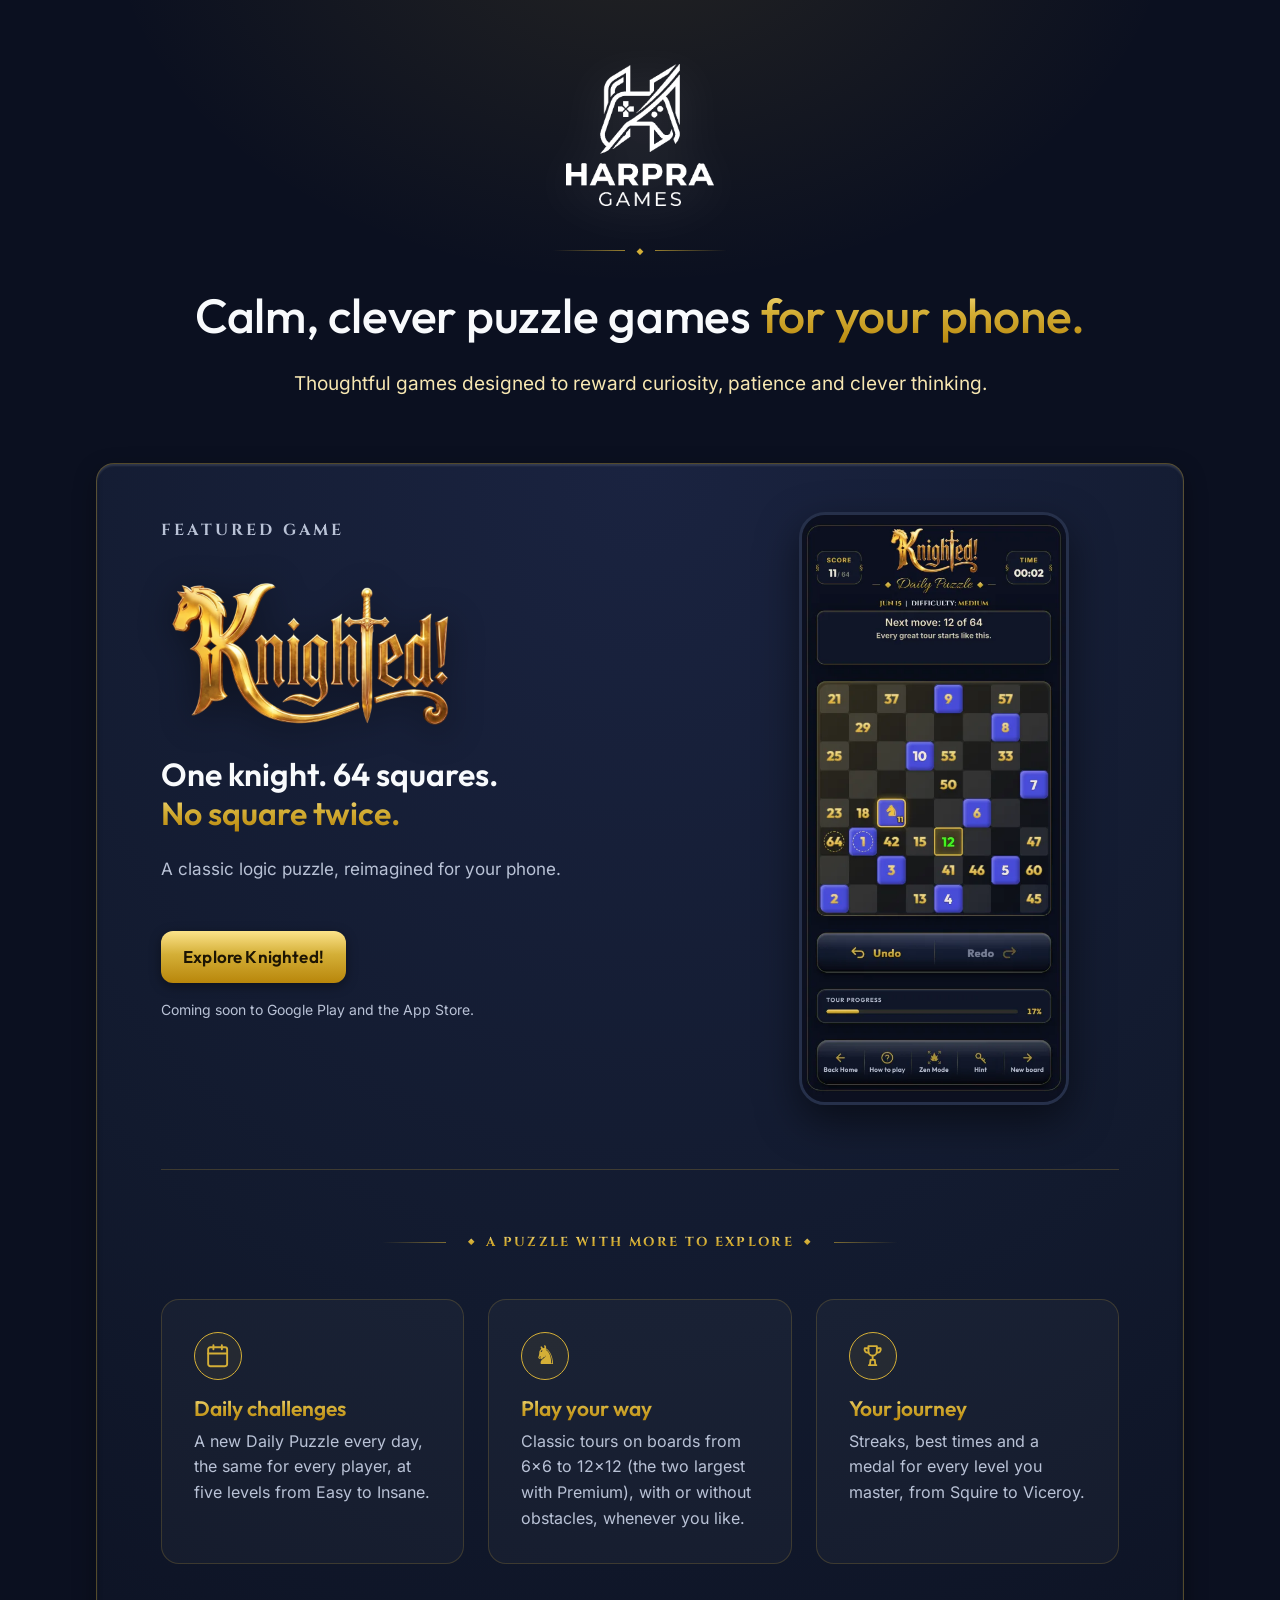
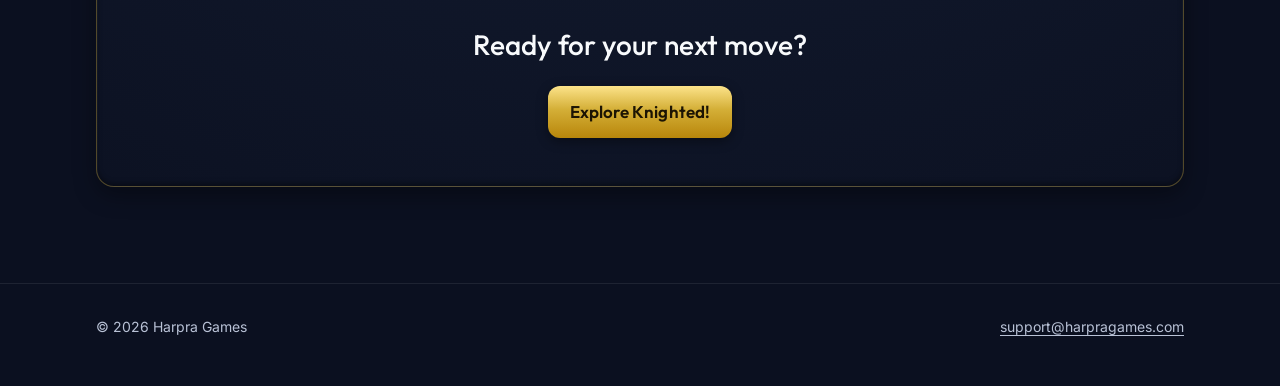
<file: index.html>
<!doctype html>
<html lang="en">
<head>
<meta charset="utf-8">
<meta name="viewport" content="width=device-width, initial-scale=1">
<title>Harpra Games — Calm, Clever Puzzle Games for Your Phone</title>
<meta name="description" content="Harpra Games makes calm, clever puzzle games for your phone, including Knighted!, a modern take on the classic Knight's Tour chess puzzle with a new Daily Puzzle every day.">
<!-- SEO and link previews (2026-10-26): one canonical address per page; the
     preview image and text WhatsApp, Facebook, X and others show for a link. -->
<link rel="canonical" href="https://harpragames.com/">
<meta property="og:type" content="website">
<meta property="og:site_name" content="Harpra Games">
<meta property="og:url" content="https://harpragames.com/">
<meta property="og:title" content="Harpra Games">
<meta property="og:description" content="Calm, clever puzzle games for your phone. Home of Knighted!, the Knight's Tour puzzle.">
<meta property="og:image" content="https://harpragames.com/brand/og-harpra.jpg">
<meta property="og:image:width" content="1200">
<meta property="og:image:height" content="630">
<meta property="og:image:alt" content="Harpra Games: calm, clever puzzle games for your phone.">
<meta name="twitter:card" content="summary_large_image">
<meta name="theme-color" content="#0b1020">
<script type="application/ld+json">
{
 "@context": "https://schema.org",
 "@graph": [
  {
   "@type": "Organization",
   "@id": "https://harpragames.com/#org",
   "name": "Harpra Games",
   "url": "https://harpragames.com/",
   "logo": "https://harpragames.com/brand/harpra-logo.png",
   "email": "support@harpragames.com"
  },
  {
   "@type": "WebSite",
   "@id": "https://harpragames.com/#site",
   "url": "https://harpragames.com/",
   "name": "Harpra Games",
   "publisher": {
    "@id": "https://harpragames.com/#org"
   }
  }
 ]
}
</script>
<link rel="icon" href="/brand/harpra-icon-32.png" type="image/png" sizes="32x32">
<link rel="apple-touch-icon" href="/brand/harpra-icon-180.png">
<link rel="preload" href="/fonts/outfit-600-normal-latin.woff2" as="font" type="font/woff2" crossorigin>
<link rel="stylesheet" href="/site.css">
</head>
<body>
<!--
  THE HOME PAGE, ONE JOB PER SECTION (designer's layout, 2026-10-25):
    1. the studio -- who Harpra Games is (logo, promise, philosophy);
    2. the featured game -- Knighted!, introduced once, with its screenshot;
    3. inside the same box: why it's fun (three cards) and the invitation --
       everything about Knighted! is contained in the featured box.
  The detailed selling lives on /getknighted. Keep it that way: no new content
  here, only a clearer purpose for what is here.
-->
<!-- THE STUDIO PAGE CARRIES NO GAME LINKS in header or footer (owner, 2026-10-25):
     everything about Knighted! -- its page, Help, its privacy policy -- is reached
     through the featured card and lives on the Knighted! pages. -->

<main>
    <!-- ── 1. The studio ──────────────────────────────────────────────
         The logo, as the app's splash shows it (fading up from 80% with a
         soft white glow), introduced together with the promise it makes. -->
    <section class="studio" aria-labelledby="h-studio">
        <div class="wrap center">
            <img class="studio-logo" src="/brand/harpra-logo.png" alt="Harpra Games" width="220" height="212">
            <div class="ornament" aria-hidden="true"><span>◆</span></div>
            <h1 id="h-studio" class="fade-up">Calm, clever puzzle games <span class="gold">for your phone.</span></h1>
            <p class="lede measure fade-up">Thoughtful games designed to reward curiosity, patience and clever thinking.</p>
        </div>
    </section>

    <!-- ── 2. The featured game: everything about Knighted! inside one box ──
         (owner, 2026-10-25): the game, why it's fun, and the invitation. -->
    <section class="featured" aria-labelledby="h-featured">
        <div class="wrap">
            <div class="featured-card card">
                <div class="featured-copy">
                    <p class="eyebrow" id="h-featured">Featured game</p>
                    <img class="wordmark" src="/knighted/knighted-logo.webp" alt="Knighted!" width="420" height="232">
                    <p class="featured-tag">One knight. 64 squares. <span class="gold">No square twice.</span></p>
                    <p class="muted">A classic logic puzzle, reimagined for your phone.</p>
                    <div class="btn-row"><a class="btn btn-primary" data-count="home-explore-knighted" href="/getknighted">Explore Knighted!</a></div>
                    <!-- AT LAUNCH: say where it is live (site/README.md). -->
                    <p class="store-note">Coming soon to Google Play and the App Store.</p>
                </div>
                <div class="featured-art">
                    <img class="shot" src="/knighted/shots/shot-daily.webp" alt="A Daily Puzzle in Knighted!: the knight on an 8 by 8 board of numbered squares" width="480" height="1066">
                </div>
                <div class="featured-more">
                    <h2 class="band" id="h-more"><span>A puzzle with more to explore</span></h2>
                    <div class="grid grid-3">
                        <div class="card"><span class="perk-ico card-ico" aria-hidden="true"><svg viewBox="0 0 24 24"><rect x="3" y="4" width="18" height="18" rx="2" ry="2"/><line x1="16" y1="2" x2="16" y2="6"/><line x1="8" y1="2" x2="8" y2="6"/><line x1="3" y1="10" x2="21" y2="10"/></svg></span><h3 class="gold">Daily challenges</h3><p>A new Daily Puzzle every day, the same for every player, at five levels from Easy to Insane.</p></div>
                        <div class="card"><span class="perk-ico card-ico glyph" aria-hidden="true">&#x265E;&#xFE0E;</span><h3 class="gold">Play your way</h3><p>Classic tours on boards from 6×6 to 12×12 (the two largest with Premium), with or without obstacles, whenever you like.</p></div>
                        <div class="card"><span class="perk-ico card-ico" aria-hidden="true"><svg viewBox="0 0 24 24"><path d="M8 3h8v5a4 4 0 0 1-8 0z"/><path d="M8 5H4.5a3 3 0 0 0 3.6 4M16 5h3.5a3 3 0 0 1-3.6 4M12 12v4M8.5 21h7M10 16h4l.6 5H9.4z"/></svg></span><h3 class="gold">Your journey</h3><p>Streaks, best times and a medal for every level you master, from Squire to Viceroy.</p></div>
                    </div>
                    <div class="featured-next">
                        <p class="featured-next-q">Ready for your next move?</p>
                        <div class="btn-row"><a class="btn btn-primary" data-count="home-explore-knighted-bottom" href="/getknighted">Explore Knighted!</a></div>
                    </div>
                </div>
            </div>
        </div>
    </section>
</main>

<footer class="site-footer">
    <div class="wrap">
        <span>© 2026 Harpra Games</span>
        <nav aria-label="Footer"><a href="mailto:support@harpragames.com">support@harpragames.com</a></nav>
    </div>
</footer>
<script src="/analytics.js"></script>
</body>
</html>
</file>
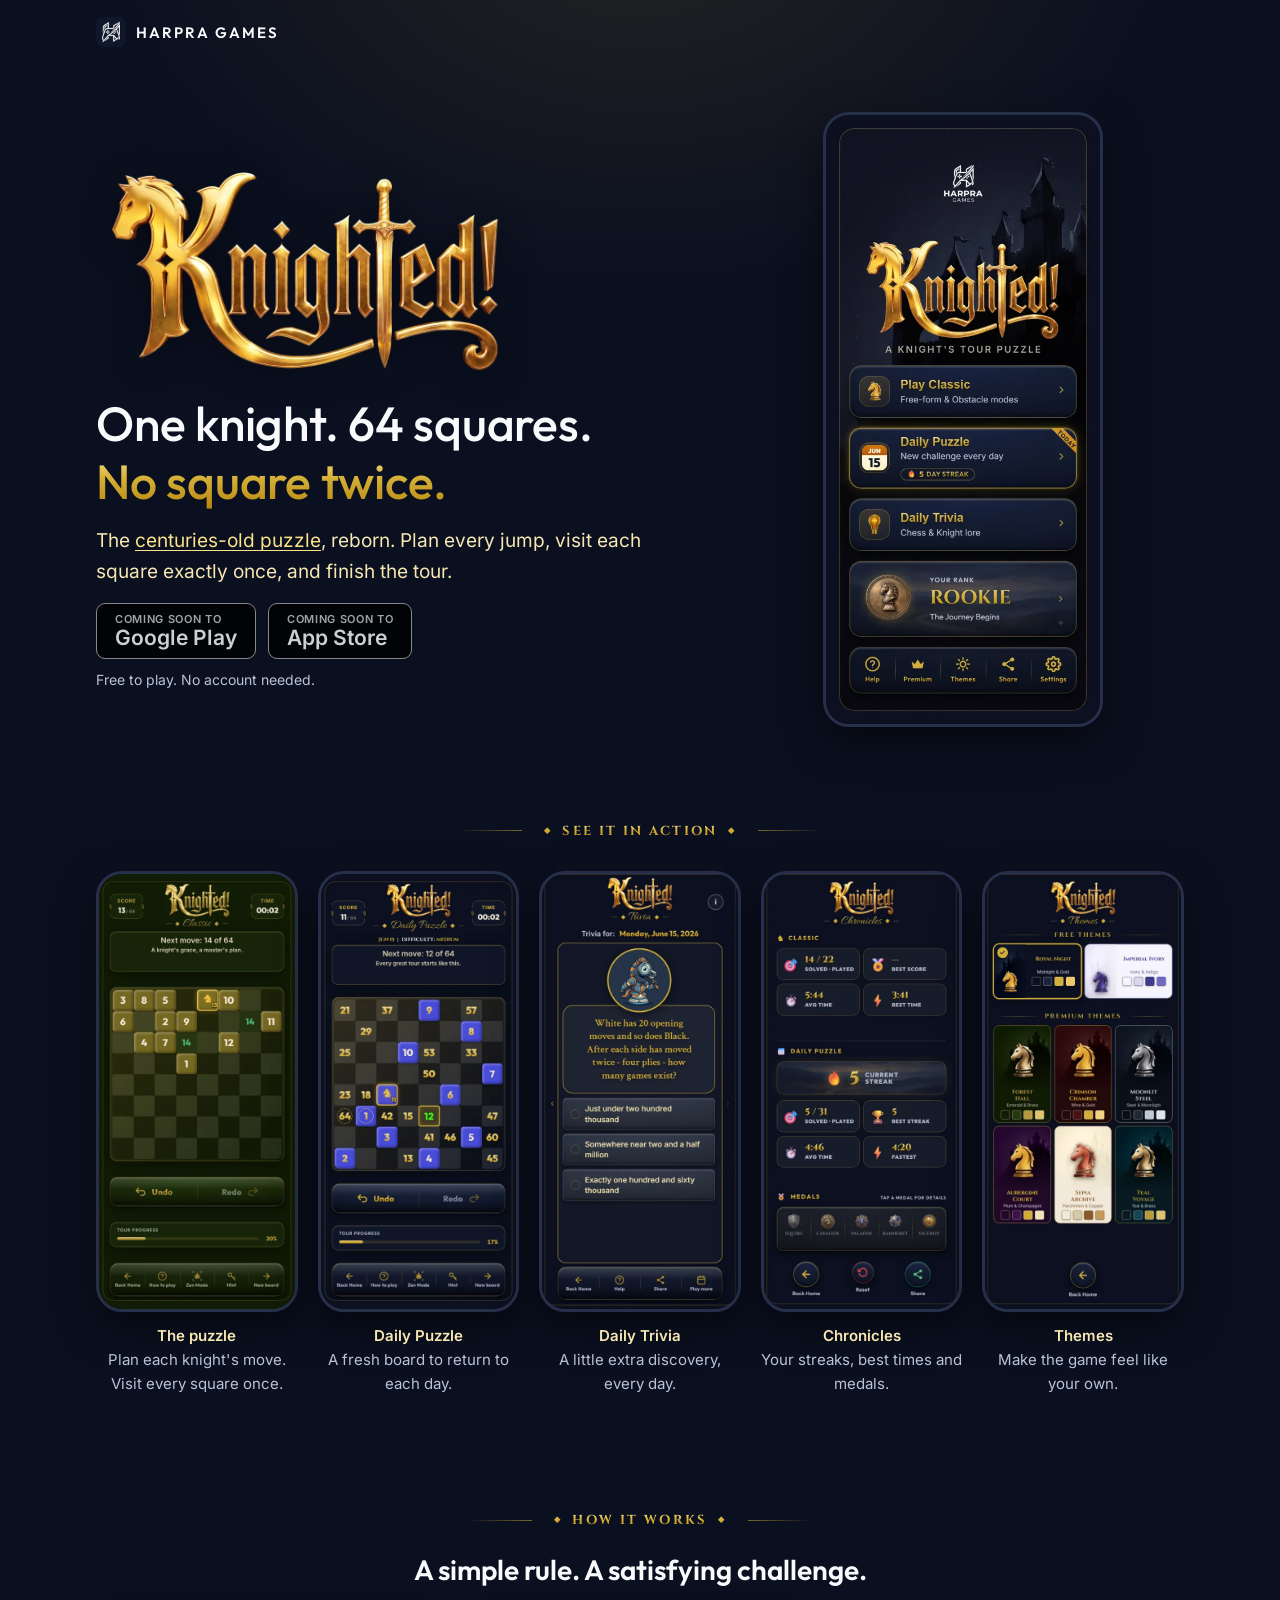
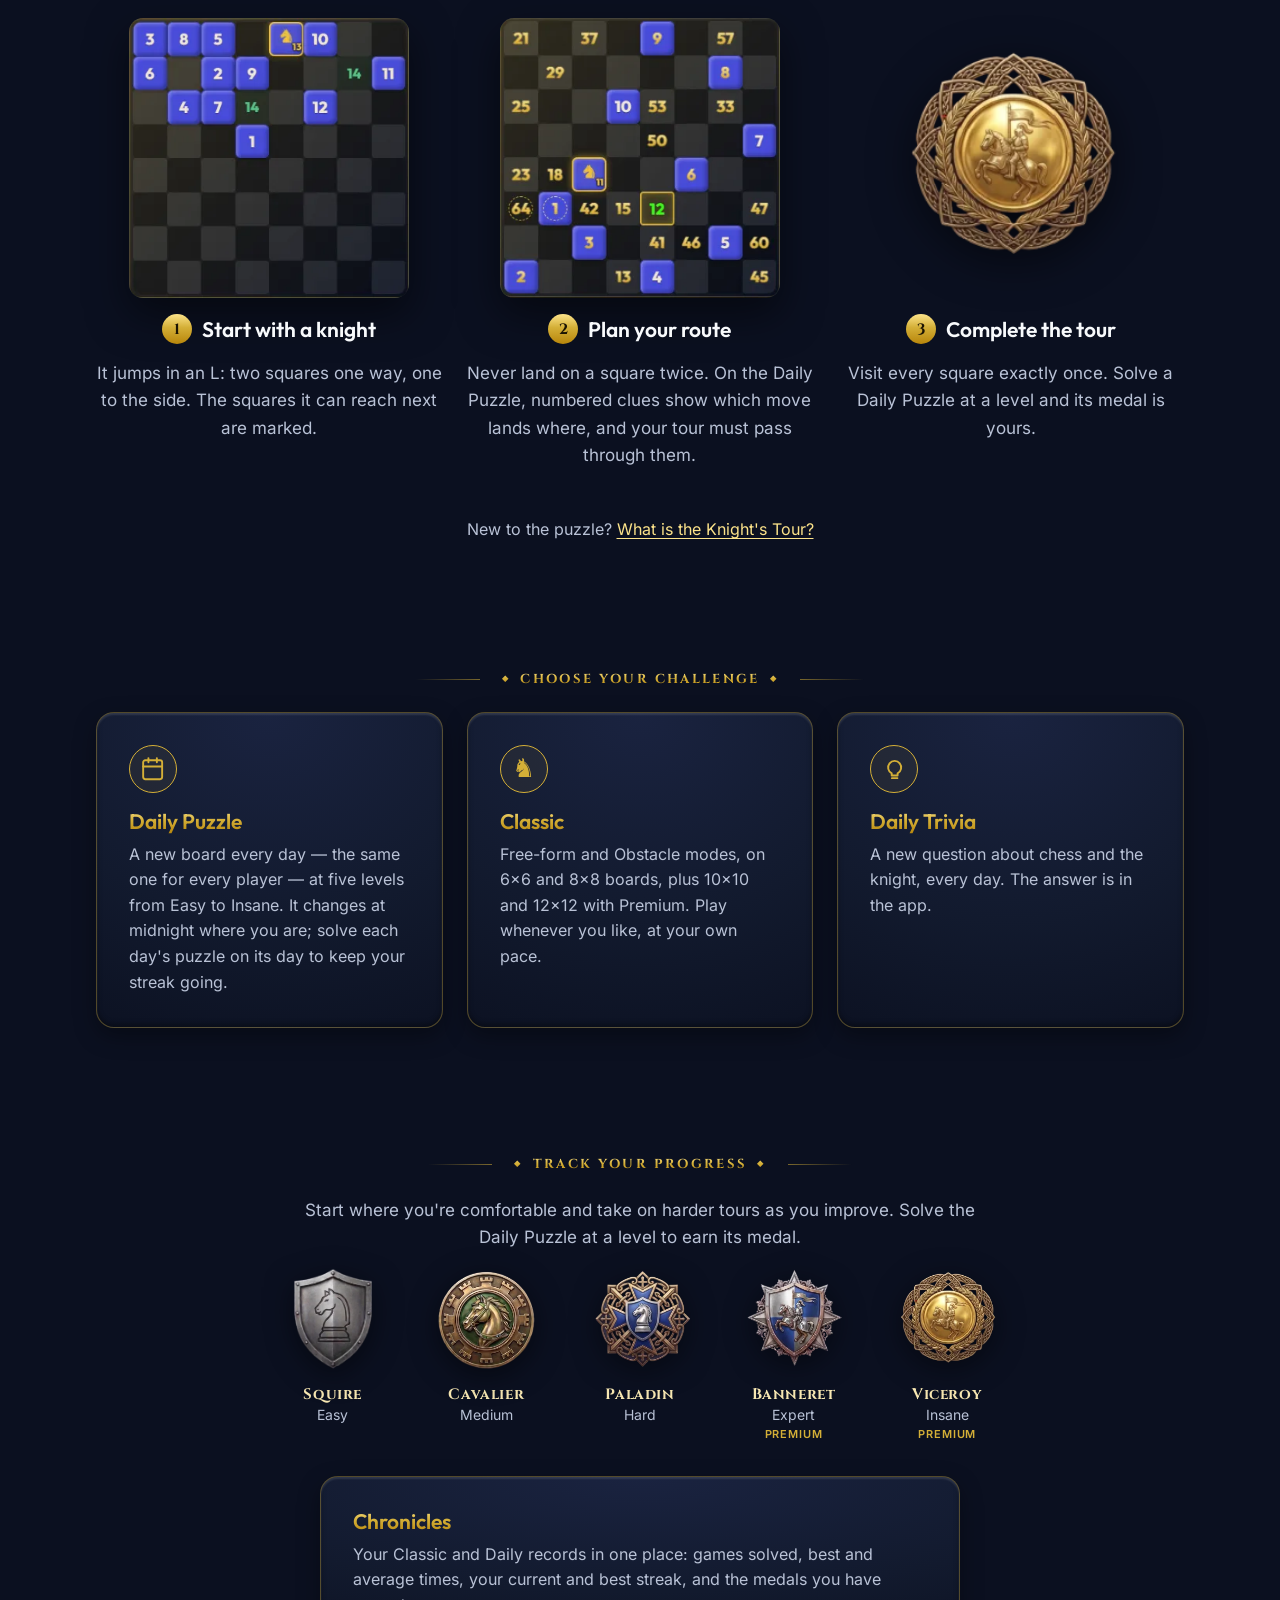
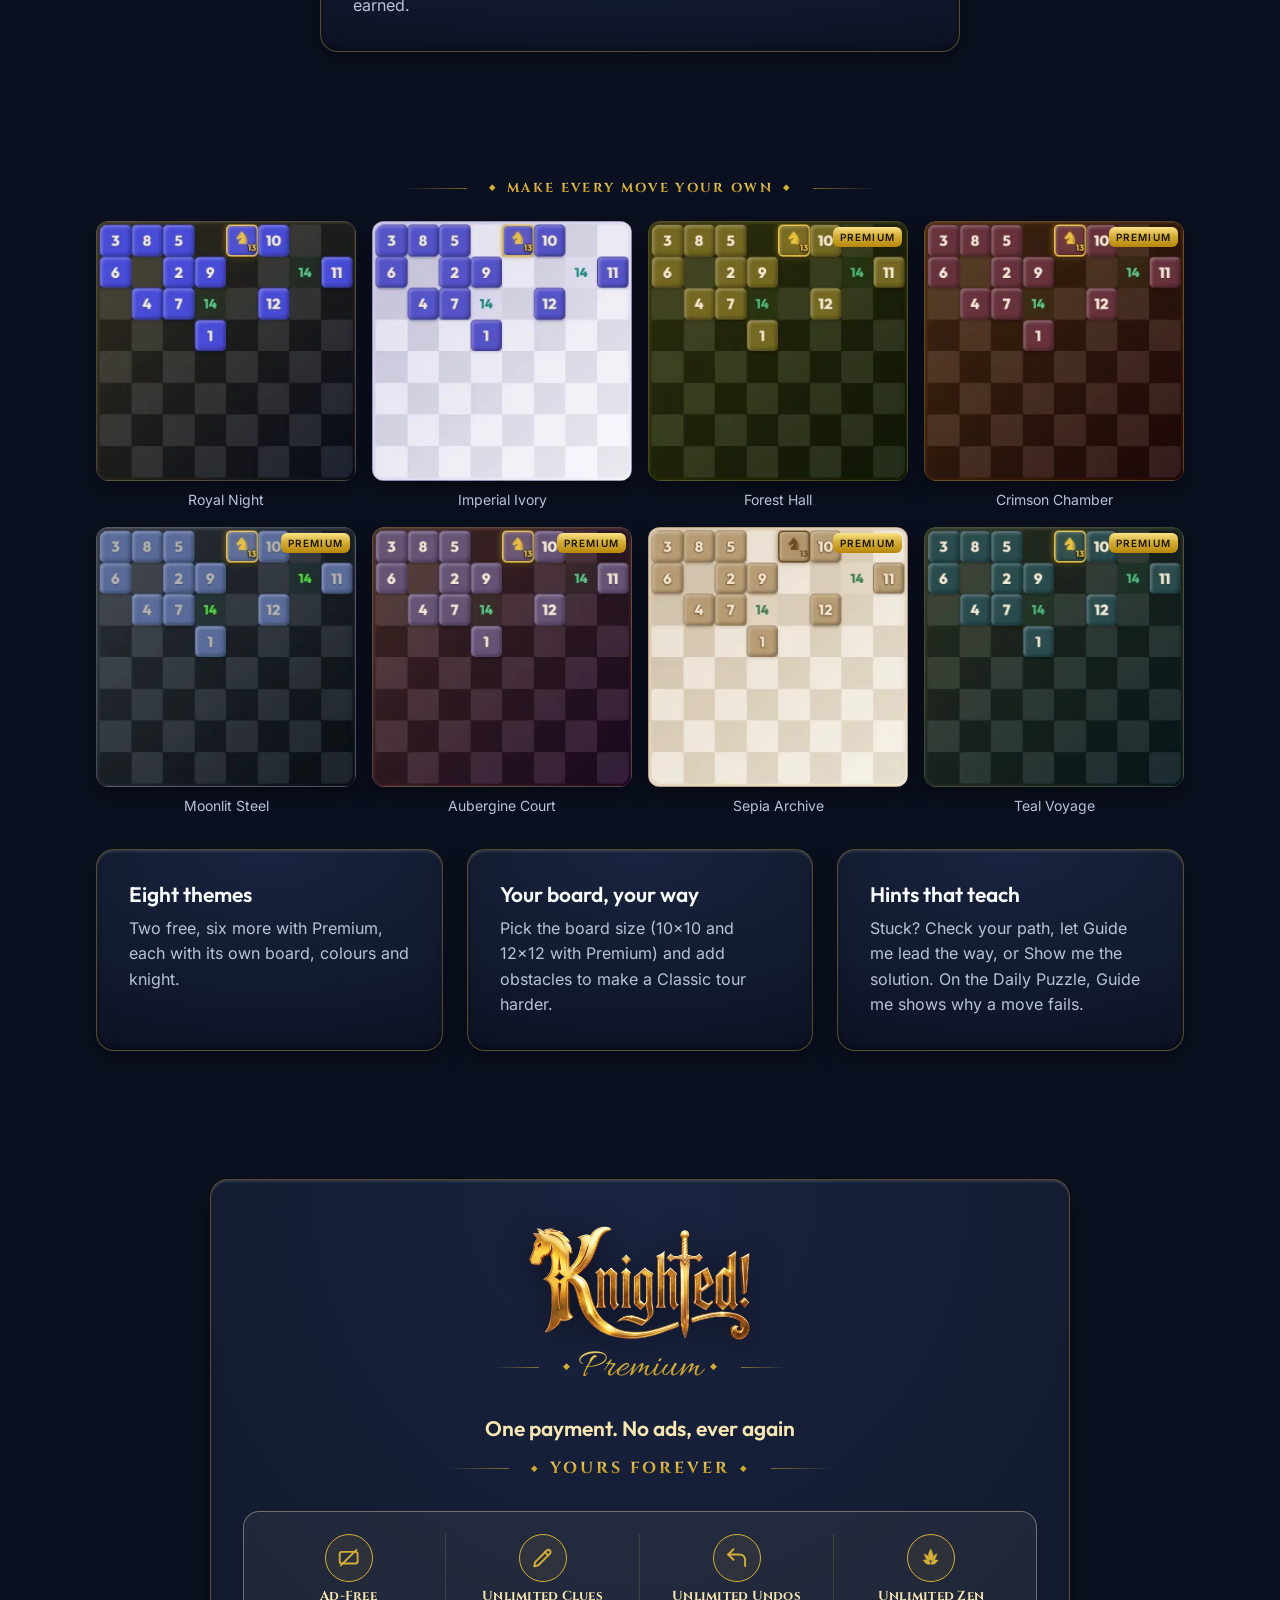
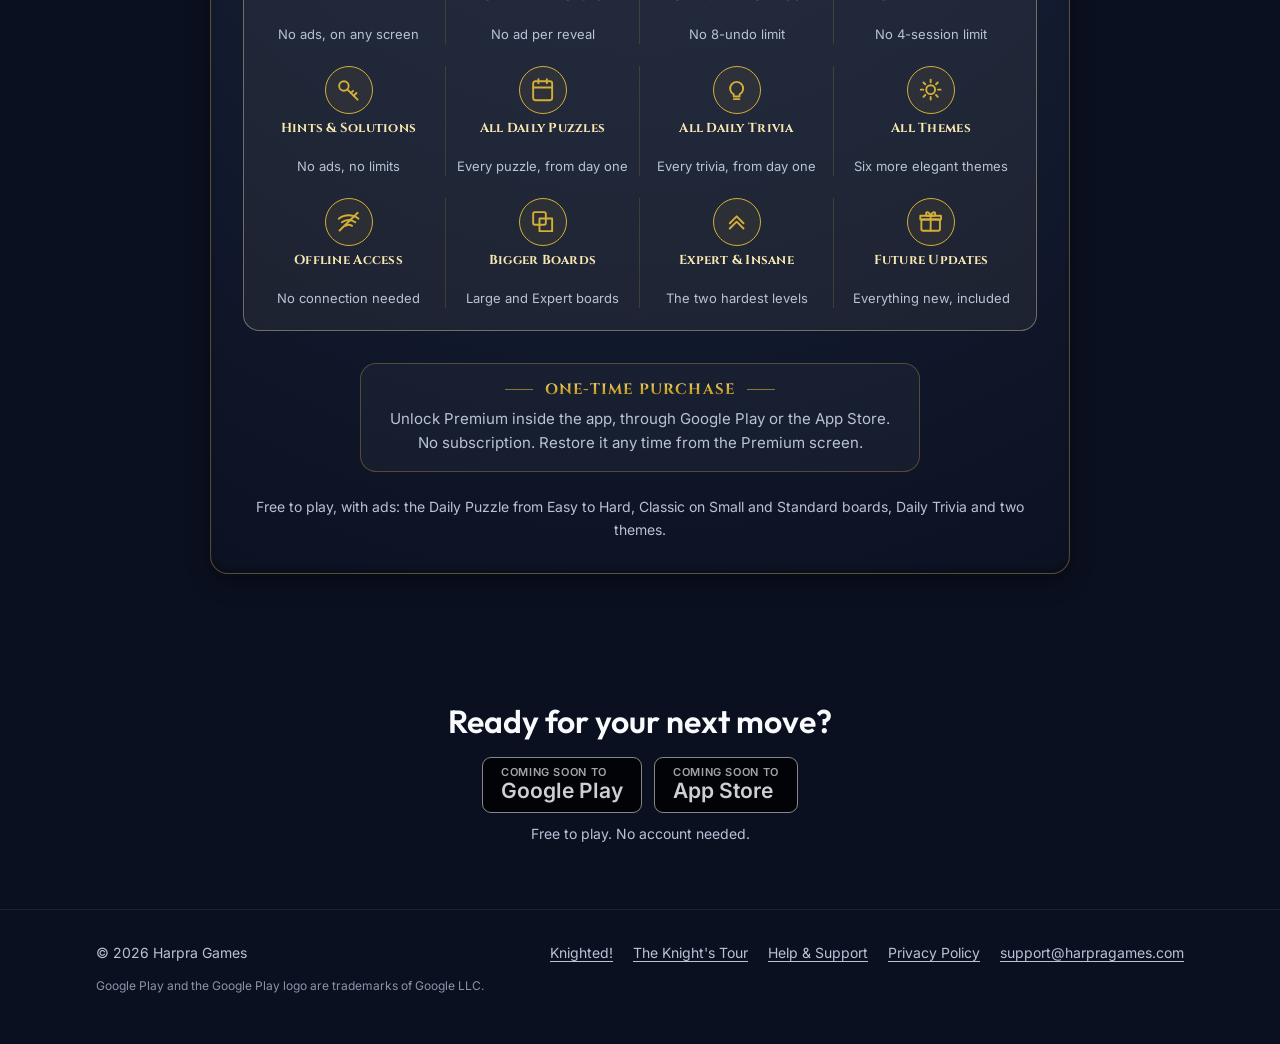
<file: getknighted.html>
<!doctype html>
<html lang="en">
<head>
<meta charset="utf-8">
<meta name="viewport" content="width=device-width, initial-scale=1">
<title>Knighted! — Knight's Tour Puzzle Game with a Daily Chess Puzzle</title>
<meta name="description" content="Knighted! is a Knight's Tour puzzle game for your phone: move one chess knight to every square exactly once. A new Daily Puzzle at five levels from Easy to Insane, Classic boards from 6×6 to 12×12, obstacles and Daily Trivia. Free to play.">
<!-- SEO and link previews (2026-10-26): one canonical address per page; the
     preview image and text WhatsApp, Facebook, X and others show for a link. -->
<link rel="canonical" href="https://harpragames.com/getknighted">
<meta property="og:type" content="website">
<meta property="og:site_name" content="Harpra Games">
<meta property="og:url" content="https://harpragames.com/getknighted">
<meta property="og:title" content="Knighted! — the Knight's Tour puzzle">
<meta property="og:description" content="One knight. 64 squares. No square twice. A new Daily Puzzle every day, at five levels. Free on your phone.">
<meta property="og:image" content="https://harpragames.com/knighted/og-knighted.jpg">
<meta property="og:image:width" content="1200">
<meta property="og:image:height" content="630">
<meta property="og:image:alt" content="Knighted!: one knight, 64 squares, no square twice. A Daily Puzzle on the game's board.">
<meta name="twitter:card" content="summary_large_image">
<meta name="theme-color" content="#0b1020">
<script type="application/ld+json">
{
 "@context": "https://schema.org",
 "@graph": [
  {
   "@type": "Organization",
   "@id": "https://harpragames.com/#org",
   "name": "Harpra Games",
   "url": "https://harpragames.com/",
   "logo": "https://harpragames.com/brand/harpra-logo.png",
   "email": "support@harpragames.com"
  },
  {
   "@type": [
    "MobileApplication",
    "VideoGame"
   ],
   "@id": "https://harpragames.com/getknighted#app",
   "name": "Knighted!",
   "url": "https://harpragames.com/getknighted",
   "description": "Knighted! is a Knight's Tour puzzle game for your phone: move one chess knight to every square exactly once. A new Daily Puzzle at five levels from Easy to Insane, Classic boards from 6×6 to 12×12, obstacles and Daily Trivia. Free to play.",
   "applicationCategory": "GameApplication",
   "genre": [
    "Puzzle",
    "Logic",
    "Board"
   ],
   "gamePlatform": [
    "Android",
    "iOS"
   ],
   "operatingSystem": "Android, iOS",
   "image": "https://harpragames.com/knighted/og-knighted.jpg",
   "screenshot": [
    "https://harpragames.com/knighted/shots/shot-daily.webp",
    "https://harpragames.com/knighted/shots/shot-home.webp"
   ],
   "offers": {
    "@type": "Offer",
    "price": "0",
    "priceCurrency": "USD"
   },
   "publisher": {
    "@id": "https://harpragames.com/#org"
   },
   "author": {
    "@id": "https://harpragames.com/#org"
   }
  }
 ]
}
</script>
<link rel="icon" href="/knighted/favicon.ico" sizes="any">
<link rel="icon" href="/knighted/favicon.svg" type="image/svg+xml">
<link rel="apple-touch-icon" href="/knighted/apple-touch-icon.png">
<link rel="preload" href="/fonts/outfit-600-normal-latin.woff2" as="font" type="font/woff2" crossorigin>
<link rel="stylesheet" href="/site.css">
</head>
<body>
<!--
  THE STORE CHOOSER AND THE KNIGHTED! PAGE. Every share link and every card
  QR the app makes points here (src/sharelink.js), so this address must never
  move or break.

  Phones arriving from OUTSIDE the site (a share, a QR, a typed address) go
  straight to their own store; a visitor who came from another page of this
  site is reading about the game, so stays. Computers, and iPhones until the
  App Store link exists, see the page.

  Share links carry ?src=<context> (daily, classic, invite, trivia, stats,
  daily_stuck), &look=<card format> and &p=<the sharer's platform, android|ios>;
  the card QR carries ?src=qr. Play gets them as the install referrer
  (utm_source share|qr|search|site|direct, utm_medium, utm_content,
  utm_campaign=from_<p>); analytics.js counts the arrival (Umami).

  SEARCH ENGINES AND THEIR VISITORS ARE NEVER SENT ON (2026-10-26): Google's
  crawler presents itself as an Android phone, and a page that sends it to
  Play is never indexed. Crawlers and people arriving from a search read the
  page; shares, QR scans and typed visits still go straight to a store.

  TO LAUNCH ON IPHONE: paste the App Store URL into APP_STORE below.

  Every claim here is the app's own (2026-10-25): Premium perks word for word
  from its Premium screen, medals from stats.js, undos and checks from
  ECONOMY. Screenshots: knighted/shots (site/README.md says how to retake).
  No price -- it differs by country and comes from the store.
-->
<header class="site-header">
    <div class="wrap">
        <a class="brand" href="/"><img src="/brand/harpra-icon-180.png" alt="" width="30" height="30"><span>Harpra Games</span></a>
        <!-- No header links: this IS the Knighted! page, and Help and Privacy are in the footer. -->
    </div>
</header>

<main>
    <!-- ── Hero ──────────────────────────────────────────────────────── -->
    <section class="hero">
        <div class="wrap">
            <div class="hero-copy fade-up">
                <img class="wordmark" src="/knighted/knighted-logo.webp" alt="Knighted!" width="420" height="232">
                <h1>One knight. 64 squares. <span class="gold">No square twice.</span></h1>
                <p class="lede">The <a href="/knighted/knights-tour" data-count="hero-knights-tour">centuries-old puzzle</a>, reborn. Plan every jump, visit each square exactly once, and finish the tour.</p>
                <!-- Both stores, always; the App Store as "coming soon" until
                     APP_STORE is set (owner, 2026-10-25). -->
                <div class="js-stores">
                    <div class="btn-row">
                        <span class="store-soon is-soon js-play-prelaunch" data-count="google-play-soon-hero" aria-disabled="true"><span>Google Play</span>Coming soon to</span>
                        <a class="store-badge js-play js-play-live hidden" data-count="google-play-hero" href="https://play.google.com/store/apps/details?id=com.knighted.app"><img src="/knighted/google-play-badge.svg" alt="Get it on Google Play" width="190" height="56"></a>
                        <a class="store-soon js-appstore is-soon" data-count="app-store-hero" aria-disabled="true"><span>App Store</span>Coming soon to</a>
                    </div>
                    <p class="store-note">Free to play. No account needed.</p>
                </div>
                <!-- iPhones, until the App Store link exists: the news first, Play
                     as a small line for an Android owner reading on an iPhone. -->
                <div class="card soon-panel js-soon hidden" role="status">
                    <p class="eyebrow">◆ iPhone ◆</p>
                    <p class="soon-title gold">Coming soon to iPhone</p>
                    <p>Knighted! is on its way. Take a look around while you wait.</p>
                    <p class="soon-android js-play-live hidden">On Android? <a class="js-play" data-count="google-play-soon" href="https://play.google.com/store/apps/details?id=com.knighted.app">Get it on Google Play</a></p>
                    <p class="soon-android js-play-prelaunch">Coming to Android too, on Google Play.</p>
                </div>
            </div>
            <div class="hero-art">
                <img class="shot" src="/knighted/shots/shot-home.webp" alt="The Knighted! home screen: Play Classic, the Daily Puzzle and Daily Trivia" width="480" height="1066">
            </div>
        </div>
    </section>

    <!-- ── Screens ───────────────────────────────────────────────────── -->
    <section class="section-tight" id="game" aria-labelledby="h-screens">
        <div class="wrap">
            <h2 class="band" id="h-screens"><span>See it in action</span></h2>
            <div class="gallery">
                <figure><img class="shot" src="/knighted/shots/shot-classic-forest.webp" alt="A Classic tour in the Forest Hall theme" width="480" height="1066" loading="lazy"><figcaption><strong>The puzzle</strong>Plan each knight's move. Visit every square once.</figcaption></figure>
                <figure><img class="shot" src="/knighted/shots/shot-daily.webp" alt="The Daily Puzzle at Medium" width="480" height="1066" loading="lazy"><figcaption><strong>Daily Puzzle</strong>A fresh board to return to each day.</figcaption></figure>
                <figure><img class="shot" src="/knighted/shots/shot-trivia.webp" alt="A Daily Trivia question" width="480" height="1066" loading="lazy"><figcaption><strong>Daily Trivia</strong>A little extra discovery, every day.</figcaption></figure>
                <figure><img class="shot" src="/knighted/shots/shot-chronicles.webp" alt="Chronicles: stats, streaks and medals" width="480" height="1066" loading="lazy"><figcaption><strong>Chronicles</strong>Your streaks, best times and medals.</figcaption></figure>
                <figure><img class="shot" src="/knighted/shots/shot-themes.webp" alt="The Themes screen: two free themes and six Premium themes" width="480" height="1066" loading="lazy"><figcaption><strong>Themes</strong>Make the game feel like your own.</figcaption></figure>
            </div>
            <p class="gallery-hint">Swipe for more → · tap to enlarge</p>
            <dialog class="lightbox" aria-label="Screenshot"><img alt=""><button type="button" class="lightbox-close" aria-label="Close">×</button></dialog>
        </div>
    </section>

    <!-- ── How it works ──────────────────────────────────────────────── -->
    <section class="section" aria-labelledby="h-how">
        <div class="wrap">
            <h2 class="band" id="h-how"><span>How it works</span></h2>
            <h3 class="center" style="font-size: clamp(22px, 4vw, 28px); margin-bottom: var(--s5);">A simple rule. A satisfying challenge.</h3>
            <div class="grid grid-3 steps">
                <div class="step">
                    <div class="step-art"><img src="/knighted/art/board-start.webp" alt="The start of a Classic tour: the knight on square 13, with the squares it can jump to next marked 14" width="360" height="360" loading="lazy"></div>
                    <h3>Start with a knight</h3>
                    <p class="muted">It jumps in an L: two squares one way, one to the side. The squares it can reach next are marked.</p>
                </div>
                <div class="step">
                    <div class="step-art"><img src="/knighted/art/board-daily.webp" alt="A Daily Puzzle board: numbered clue squares show where the tour must pass" width="360" height="360" loading="lazy"></div>
                    <h3>Plan your route</h3>
                    <p class="muted">Never land on a square twice. On the Daily Puzzle, numbered clues show which move lands where, and your tour must pass through them.</p>
                </div>
                <div class="step">
                    <div class="step-art"><img class="step-medal" src="/knighted/art/medal-insane.webp" alt="The Viceroy medal, for the Insane level" width="200" height="200" loading="lazy"></div>
                    <h3>Complete the tour</h3>
                    <p class="muted">Visit every square exactly once. Solve a Daily Puzzle at a level and its medal is yours.</p>
                </div>
            </div>
            <!-- The way to the puzzle's own page, where someone curious about it
                 is already reading (owner, 2026-11-17; moved here from home). -->
            <p class="how-learn">New to the puzzle? <a href="/knighted/knights-tour" data-count="how-knights-tour">What is the Knight's Tour?</a></p>
        </div>
    </section>

    <!-- ── Modes ─────────────────────────────────────────────────────── -->
    <section class="section" aria-labelledby="h-modes">
        <div class="wrap">
            <h2 class="band" id="h-modes"><span>Choose your challenge</span></h2>
            <div class="grid grid-3">
                <div class="card"><span class="perk-ico card-ico" aria-hidden="true"><svg viewBox="0 0 24 24"><rect x="3" y="4" width="18" height="18" rx="2" ry="2"/><line x1="16" y1="2" x2="16" y2="6"/><line x1="8" y1="2" x2="8" y2="6"/><line x1="3" y1="10" x2="21" y2="10"/></svg></span><h3 class="gold">Daily Puzzle</h3><p>A new board every day — the same one for every player — at five levels from Easy to Insane. It changes at midnight where you are; solve each day's puzzle on its day to keep your streak going.</p></div>
                <div class="card"><span class="perk-ico card-ico glyph" aria-hidden="true">&#x265E;&#xFE0E;</span><h3 class="gold">Classic</h3><p>Free-form and Obstacle modes, on 6×6 and 8×8 boards, plus 10×10 and 12×12 with Premium. Play whenever you like, at your own pace.</p></div>
                <div class="card"><span class="perk-ico card-ico" aria-hidden="true"><svg viewBox="0 0 24 24"><path d="M9.2 16.4a6.2 6.2 0 115.6 0v2.1H9.2z"/><line x1="9.4" y1="21" x2="14.6" y2="21"/></svg></span><h3 class="gold">Daily Trivia</h3><p>A new question about chess and the knight, every day. The answer is in the app.</p></div>
            </div>
        </div>
    </section>

    <!-- ── Medals ────────────────────────────────────────────────────── -->
    <section class="section" aria-labelledby="h-medals">
        <div class="wrap center">
            <h2 class="band" id="h-medals"><span>Track your progress</span></h2>
            <p class="measure muted">Start where you're comfortable and take on harder tours as you improve. Solve the Daily Puzzle at a level to earn its medal.</p>
            <ul class="medals">
                <li><img src="/knighted/art/medal-easy.webp" alt="" width="200" height="200" loading="lazy"><strong>Squire</strong><span>Easy</span></li>
                <li><img src="/knighted/art/medal-medium.webp" alt="" width="200" height="200" loading="lazy"><strong>Cavalier</strong><span>Medium</span></li>
                <li><img src="/knighted/art/medal-hard.webp" alt="" width="200" height="200" loading="lazy"><strong>Paladin</strong><span>Hard</span></li>
                <li><img src="/knighted/art/medal-expert.webp" alt="" width="200" height="200" loading="lazy"><strong>Banneret</strong><span>Expert</span><span class="prem">Premium</span></li>
                <li><img src="/knighted/art/medal-insane.webp" alt="" width="200" height="200" loading="lazy"><strong>Viceroy</strong><span>Insane</span><span class="prem">Premium</span></li>
            </ul>
            <div class="card" style="max-width: 640px; margin: var(--s5) auto 0; text-align: left;"><h3 class="gold">Chronicles</h3><p>Your Classic and Daily records in one place: games solved, best and average times, your current and best streak, and the medals you have earned.</p></div>
        </div>
    </section>

    <!-- ── Make it your own ──────────────────────────────────────────── -->
    <section class="section" aria-labelledby="h-own">
        <div class="wrap">
            <h2 class="band" id="h-own"><span>Make every move your own</span></h2>
            <ul class="themes">
                <li><img src="/knighted/shots/board-dark.webp" alt="" width="320" height="320" loading="lazy"><span>Royal Night</span></li>
                <li><img src="/knighted/shots/board-light.webp" alt="" width="320" height="320" loading="lazy"><span>Imperial Ivory</span></li>
                <li class="pro"><img src="/knighted/shots/board-forest-hall.webp" alt="" width="320" height="320" loading="lazy"><span>Forest Hall</span></li>
                <li class="pro"><img src="/knighted/shots/board-crimson-chamber.webp" alt="" width="320" height="320" loading="lazy"><span>Crimson Chamber</span></li>
                <li class="pro"><img src="/knighted/shots/board-moonlit-steel.webp" alt="" width="320" height="320" loading="lazy"><span>Moonlit Steel</span></li>
                <li class="pro"><img src="/knighted/shots/board-aubergine-court.webp" alt="" width="320" height="320" loading="lazy"><span>Aubergine Court</span></li>
                <li class="pro"><img src="/knighted/shots/board-sepia-archive.webp" alt="" width="320" height="320" loading="lazy"><span>Sepia Archive</span></li>
                <li class="pro"><img src="/knighted/shots/board-teal-voyage.webp" alt="" width="320" height="320" loading="lazy"><span>Teal Voyage</span></li>
            </ul>
            <div class="grid grid-3" style="margin-top: var(--s5);">
                <div class="card"><h3>Eight themes</h3><p>Two free, six more with Premium, each with its own board, colours and knight.</p></div>
                <div class="card"><h3>Your board, your way</h3><p>Pick the board size (10×10 and 12×12 with Premium) and add obstacles to make a Classic tour harder.</p></div>
                <div class="card"><h3>Hints that teach</h3><p>Stuck? Check your path, let Guide me lead the way, or Show me the solution. On the Daily Puzzle, Guide me shows why a move fails.</p></div>
            </div>
        </div>
    </section>

    <!-- ── Premium ───────────────────────────────────────────────────── -->
    <section class="section" aria-labelledby="h-premium">
        <div class="wrap">
            <!-- THE APP'S PREMIUM SCREEN, as a section (index.html #premium-screen):
                 the wordmark captioned "Premium" in Allura, the lede, YOURS
                 FOREVER, the twelve perk tiles in the app's order with its own
                 line icons and words, and the one-time-purchase card. On the site
                 the card explains where to buy instead of a Buy button. -->
            <div class="card premium-screen">
                <div class="premium-head">
                    <img src="/knighted/knighted-logo.webp" alt="Knighted!" width="240" height="133" loading="lazy">
                    <h2 class="script-caption" id="h-premium"><span class="sr-only">Knighted! </span><span class="script">Premium</span></h2>
                </div>
                <p class="premium-lede">One payment. No ads, ever again</p>
                <p class="band premium-forever"><span>Yours forever</span></p>
                <ul class="perk-grid">
                    <li><span class="perk-ico" aria-hidden="true"><svg viewBox="0 0 24 24"><rect x="3.5" y="6.5" width="17" height="11" rx="2.2"/><line x1="4.6" y1="19.4" x2="19.4" y2="4.6"/></svg></span><strong>Ad-Free</strong><span>No ads, on any screen</span></li>
                    <li><span class="perk-ico" aria-hidden="true"><svg viewBox="0 0 24 24"><path d="M4 20.2l.9-4 11-11a2.1 2.1 0 0 1 3 3l-11 11z"/><path d="M14.1 6.8l3.1 3.1"/></svg></span><strong>Unlimited Clues</strong><span>No ad per reveal</span></li>
                    <li><span class="perk-ico" aria-hidden="true"><svg viewBox="0 0 24 24"><polyline points="9 14 4 9 9 4"/><path d="M20 20v-6a5 5 0 00-5-5H4"/></svg></span><strong>Unlimited Undos</strong><span>No 8-undo limit</span></li>
                    <li><span class="perk-ico" aria-hidden="true"><svg viewBox="0 0 100 100" class="fill"><path d="M50,15 C60,35 65,45 50,60 C35,45 40,35 50,15 Z"/><path d="M25,35 C40,40 45,50 50,60 C40,65 30,60 25,35 Z"/><path d="M75,35 C60,40 55,50 50,60 C60,65 70,60 75,35 Z"/><path d="M20,60 C40,55 45,60 50,75 C40,80 30,75 20,60 Z"/><path d="M80,60 C60,55 55,60 50,75 C60,80 70,75 80,60 Z"/></svg></span><strong>Unlimited Zen</strong><span>No 4-session limit</span></li>
                    <li><span class="perk-ico" aria-hidden="true"><svg viewBox="0 0 24 24"><circle cx="7.5" cy="8.5" r="4.5"/><path d="M10.7 11.7L20.5 21.5"/><path d="M16.8 17.8l2.6-2.6"/><path d="M14.2 15.2l2-2"/></svg></span><strong>Hints &amp; Solutions</strong><span>No ads, no limits</span></li>
                    <li><span class="perk-ico" aria-hidden="true"><svg viewBox="0 0 24 24"><rect x="3" y="4" width="18" height="18" rx="2" ry="2"/><line x1="16" y1="2" x2="16" y2="6"/><line x1="8" y1="2" x2="8" y2="6"/><line x1="3" y1="10" x2="21" y2="10"/></svg></span><strong>All Daily Puzzles</strong><span>Every puzzle, from day one</span></li>
                    <li><span class="perk-ico" aria-hidden="true"><svg viewBox="0 0 24 24"><path d="M9.2 16.4a6.2 6.2 0 115.6 0v2.1H9.2z"/><line x1="9.4" y1="21" x2="14.6" y2="21"/></svg></span><strong>All Daily Trivia</strong><span>Every trivia, from day one</span></li>
                    <li><span class="perk-ico" aria-hidden="true"><svg viewBox="0 0 24 24"><circle cx="12" cy="12" r="4.2"/><path d="M12 2.6v2.4M12 19v2.4M2.6 12h2.4M19 12h2.4M5.2 5.2l1.7 1.7M17.1 17.1l1.7 1.7M18.8 5.2l-1.7 1.7M6.9 17.1l-1.7 1.7"/></svg></span><strong>All Themes</strong><span>Six more elegant themes</span></li>
                    <li><span class="perk-ico" aria-hidden="true"><svg viewBox="0 0 24 24"><path d="M2.6 9.2a15 15 0 0 1 18.8 0"/><path d="M5.6 12.6a10.4 10.4 0 0 1 12.8 0"/><path d="M8.8 16a5.6 5.6 0 0 1 6.4 0"/><line x1="3.4" y1="20.4" x2="20.6" y2="3.6"/></svg></span><strong>Offline Access</strong><span>No connection needed</span></li>
                    <li><span class="perk-ico" aria-hidden="true"><svg viewBox="0 0 24 24"><rect x="3" y="3" width="12" height="12" rx="1.6"/><path d="M9 9h12v12H9z"/></svg></span><strong>Bigger Boards</strong><span>Large and Expert boards</span></li>
                    <li><span class="perk-ico" aria-hidden="true"><svg viewBox="0 0 24 24"><polyline points="5.5 13.5 12 7 18.5 13.5"/><polyline points="5.5 18.5 12 12 18.5 18.5"/></svg></span><strong>Expert &amp; Insane</strong><span>The two hardest levels</span></li>
                    <li><span class="perk-ico" aria-hidden="true"><svg viewBox="0 0 24 24"><rect x="3.2" y="10" width="17.6" height="10.6" rx="1.6"/><path d="M2.2 6.4h19.6v3.6H2.2zM12 6.4v14.2"/><path d="M12 6.4S10.6 3 8.6 3a2 2 0 0 0 0 3.4zM12 6.4S13.4 3 15.4 3a2 2 0 0 1 0 3.4z"/></svg></span><strong>Future Updates</strong><span>Everything new, included</span></li>
                </ul>
                <div class="premium-offer">
                    <p class="offer-head"><span>One-time purchase</span></p>
                    <p>Unlock Premium inside the app, through Google Play or the App Store. No subscription. Restore it any time from the Premium screen.</p>
                </div>
                <p class="premium-free">Free to play, with ads: the Daily Puzzle from Easy to Hard, Classic on Small and Standard boards, Daily Trivia and two themes.</p>
            </div>
        </div>
    </section>

    <!-- ── Again, at the bottom ──────────────────────────────────────── -->
    <section class="section center" aria-labelledby="h-ready">
        <div class="wrap">
            <h2 id="h-ready">Ready for your next move?</h2>
            <div class="js-stores">
                <div class="btn-row" style="justify-content: center;">
                    <span class="store-soon is-soon js-play-prelaunch" data-count="google-play-soon-bottom" aria-disabled="true"><span>Google Play</span>Coming soon to</span>
                    <a class="store-badge js-play js-play-live hidden" data-count="google-play-bottom" href="https://play.google.com/store/apps/details?id=com.knighted.app"><img src="/knighted/google-play-badge.svg" alt="Get it on Google Play" width="190" height="56"></a>
                    <a class="store-soon js-appstore is-soon" data-count="app-store-bottom" aria-disabled="true"><span>App Store</span>Coming soon to</a>
                </div>
                <p class="store-note">Free to play. No account needed.</p>
            </div>
            <p class="js-soon hidden muted">Coming soon to iPhone<span class="js-play-live hidden">. On Android? <a class="js-play" data-count="google-play-soon-bottom" href="https://play.google.com/store/apps/details?id=com.knighted.app">Get it on Google Play</a></span><span class="js-play-prelaunch"> and Android</span>.</p>
        </div>
    </section>
</main>

<footer class="site-footer">
    <div class="wrap">
        <span>© 2026 Harpra Games</span>
        <nav aria-label="Footer"><a href="/getknighted">Knighted!</a><a href="/knighted/knights-tour">The Knight's Tour</a><a href="/knighted/support">Help &amp; Support</a><a href="/knighted/privacy">Privacy Policy</a><a href="mailto:support@harpragames.com">support@harpragames.com</a></nav>
        <p class="legal">Google Play and the Google Play logo are trademarks of Google LLC.</p>
    </div>
</footer>
<script src="/analytics.js"></script>
<script>
(function () {
    var PLAY = 'https://play.google.com/store/apps/details?id=com.knighted.app';
    var APP_STORE = '';   // e.g. 'https://apps.apple.com/app/id1234567890' -- set when the iPhone app is live
    // LAUNCH SWITCH: true the day the Play listing is public. Until then the
    // listing answers 'not found', so both stores say 'Coming soon', Android
    // visitors stay on this page, and Google's badge (which must point at a
    // live listing) is not shown.
    var PLAY_LIVE = false;

    var q = new URLSearchParams(location.search);
    var src = q.get('src') || '', look = q.get('look') || '', sharer = q.get('p') || '';
    if (!/^[a-z_]{1,32}$/.test(src)) src = '';
    if (!src || src === 'qr' || !/^[a-z0-9_]{1,32}$/.test(look)) look = '';
    if (!src || !/^(android|ios)$/.test(sharer)) sharer = '';
    var ref = document.referrer || '';
    var fromSite = /^https?:\/\/(www\.)?harpragames\.com\//.test(ref);
    var fromSearch = /^https?:\/\/([^\/]+\.)?(google|bing|duckduckgo|yahoo|yandex|baidu|ecosia|brave|startpage)\.[a-z.]+\//i.test(ref);
    var ua = navigator.userAgent || '';
    var crawler = /bot|crawl|spider|slurp|mediapartners|inspectiontool|lighthouse|headless|preview/i.test(ua);
    // Where this visitor came from: a QR scan, a share link, a search, this site, or typed/other.
    var source = src === 'qr' ? 'qr' : src ? 'share-' + src : fromSearch ? 'search' : fromSite ? 'site' : 'direct';
    var referrer = src === 'qr' ? 'utm_source=qr'
                 : src ? 'utm_source=share&utm_medium=' + src + (look ? '&utm_content=' + look : '') +
                         (sharer ? '&utm_campaign=from_' + sharer : '')
                 : 'utm_source=' + (fromSearch ? 'search' : fromSite ? 'site' : 'direct');
    var playUrl = PLAY + '&referrer=' + encodeURIComponent(referrer);
    // Only arrivals from outside go straight on to a store: never a crawler,
    // a search visitor or someone already browsing this site.
    var sendOn = !fromSite && !fromSearch && !crawler;

    var android = /Android/i.test(ua);
    // iPadOS reports itself as a Mac; a touch screen gives it away.
    var apple = /iPhone|iPad|iPod/i.test(ua) || (/Macintosh/.test(ua) && navigator.maxTouchPoints > 1);
    var all = function (sel, fn) { Array.prototype.forEach.call(document.querySelectorAll(sel), fn); };
    var count = window.hgCount || function () { return Promise.resolve(); };
    var details = { source: source };
    if (look) details.look = look;
    if (sharer) details.sharer = sharer;

    all('.js-play', function (a) { a.href = playUrl; });
    if (APP_STORE) {
        all('.js-appstore', function (a) {
            a.href = APP_STORE; a.classList.remove('is-soon'); a.removeAttribute('aria-disabled');
            /* AT LAUNCH: replace this text with Apple's official "Download on the
               App Store" badge (its own badge tool) and add Apple's trademark
               line to the footer -- Apple allows the badge only once the app is
               live, which is why it is not here yet. */
            a.textContent = 'Download on the App Store';
        });
    }
    if (PLAY_LIVE) {
        all('.js-play-live', function (e) { e.classList.remove('hidden'); });
        all('.js-play-prelaunch', function (e) { e.classList.add('hidden'); });
    }
    count('arrive: ' + source, details);

    // A redirect waits (a moment at most) for its count to leave.
    if (android) {
        if (PLAY_LIVE && sendOn) { count('redirect: google-play', details).then(function () { location.replace(playUrl); }); return; }
    } else if (apple) {
        if (APP_STORE) {
            if (sendOn) { count('redirect: app-store', details).then(function () { location.replace(APP_STORE); }); return; }
        } else {
            all('.js-stores', function (s) { s.classList.add('hidden'); });
            all('.js-soon', function (p) { p.classList.remove('hidden'); });
            count('view: iphone-soon', details);
        }
    }
})();

// Tap a screenshot to see it larger (native <dialog>: Esc and the close button work).
(function () {
    var box = document.querySelector('.lightbox'); if (!box || !box.showModal) return;
    var big = box.querySelector('img');
    Array.prototype.forEach.call(document.querySelectorAll('.gallery img'), function (img) {
        img.style.cursor = 'zoom-in';
        img.addEventListener('click', function () { big.src = img.src; big.alt = img.alt; box.showModal(); });
    });
    box.addEventListener('click', function () { box.close(); });
})();
</script>
</body>
</html>
</file>
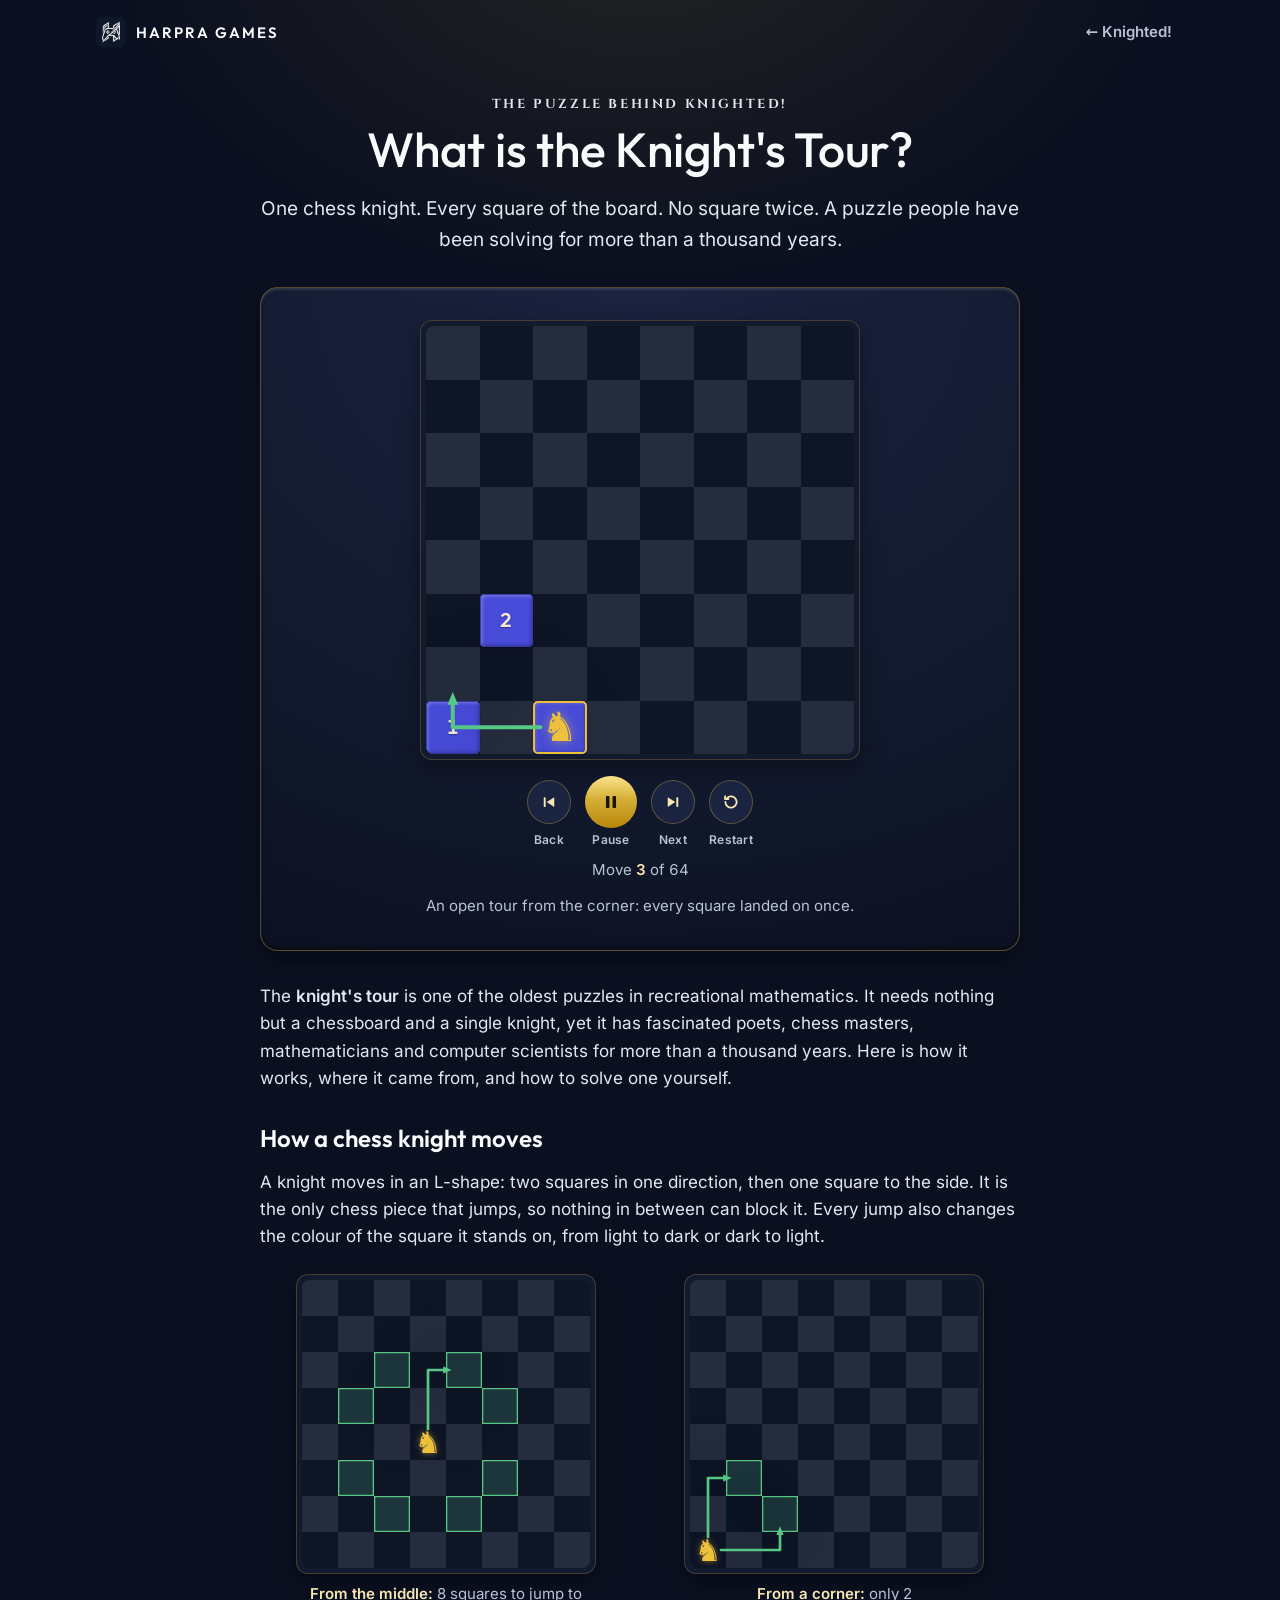
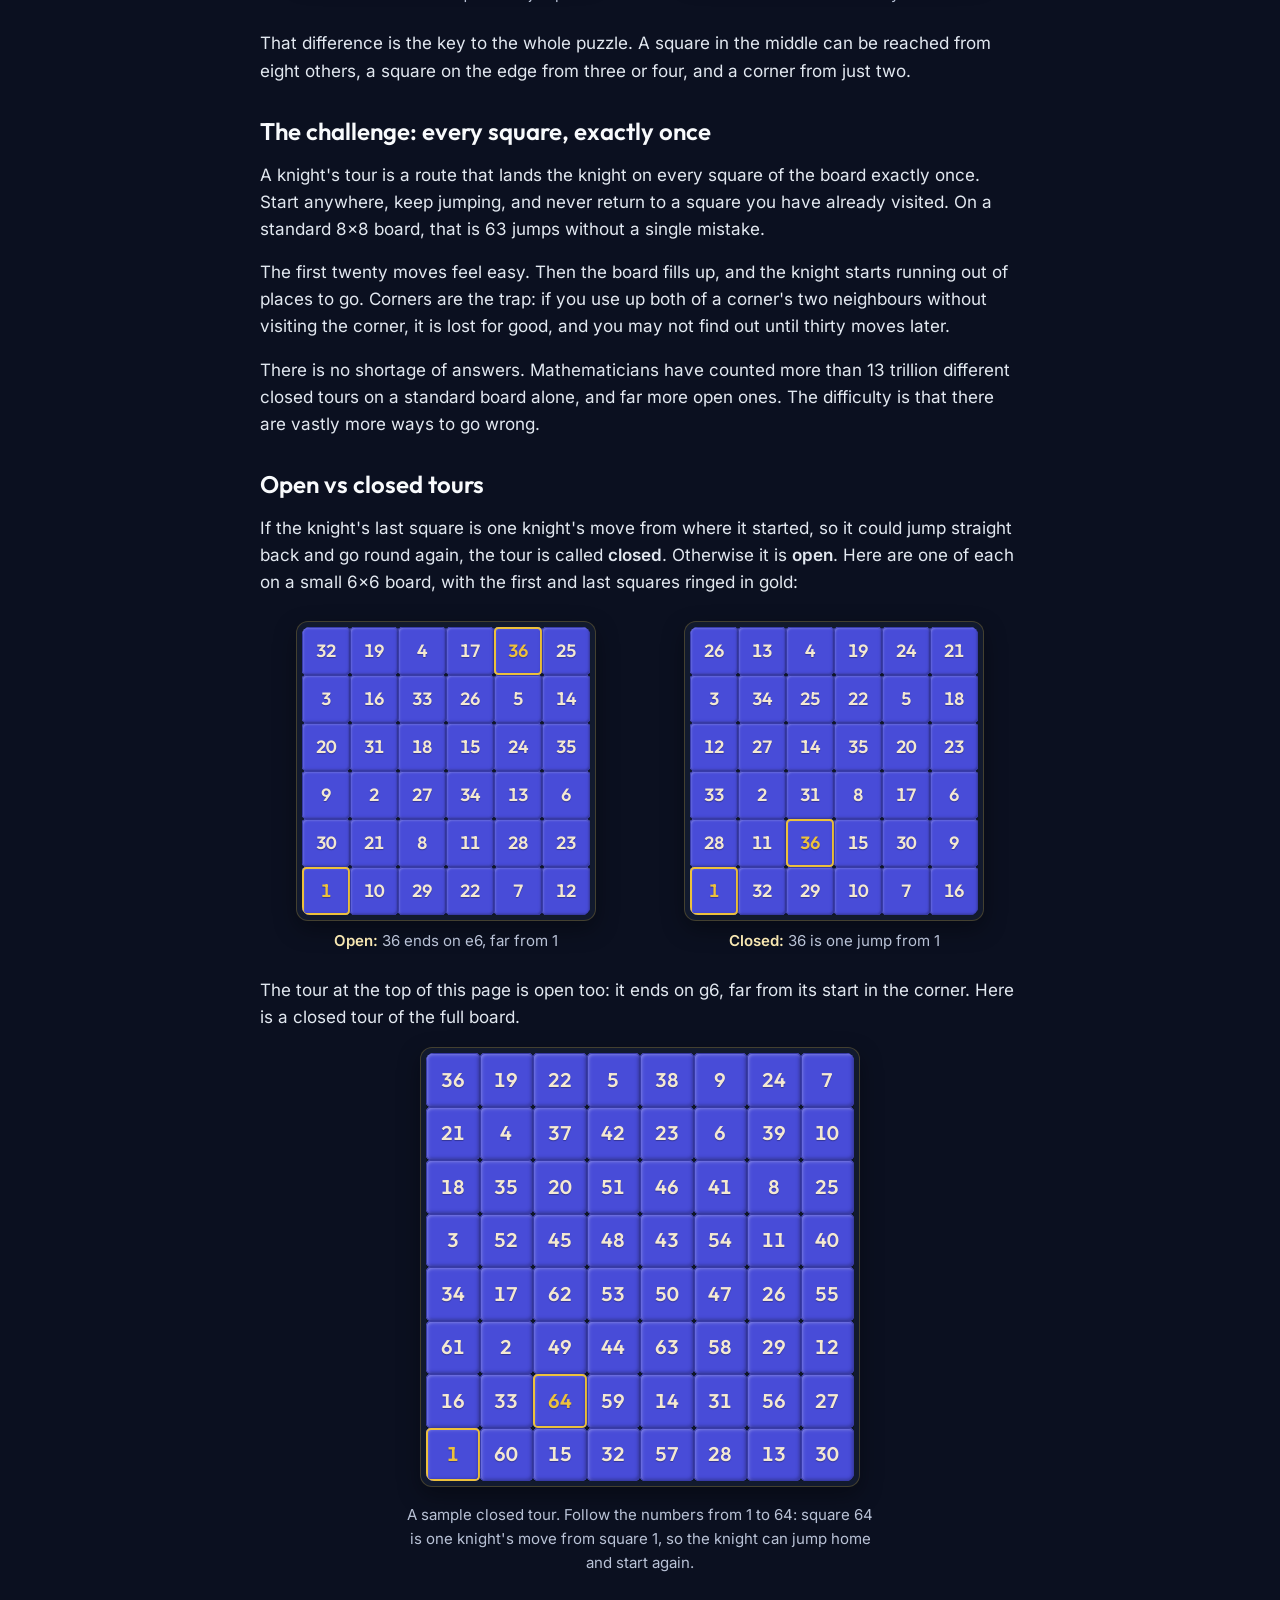
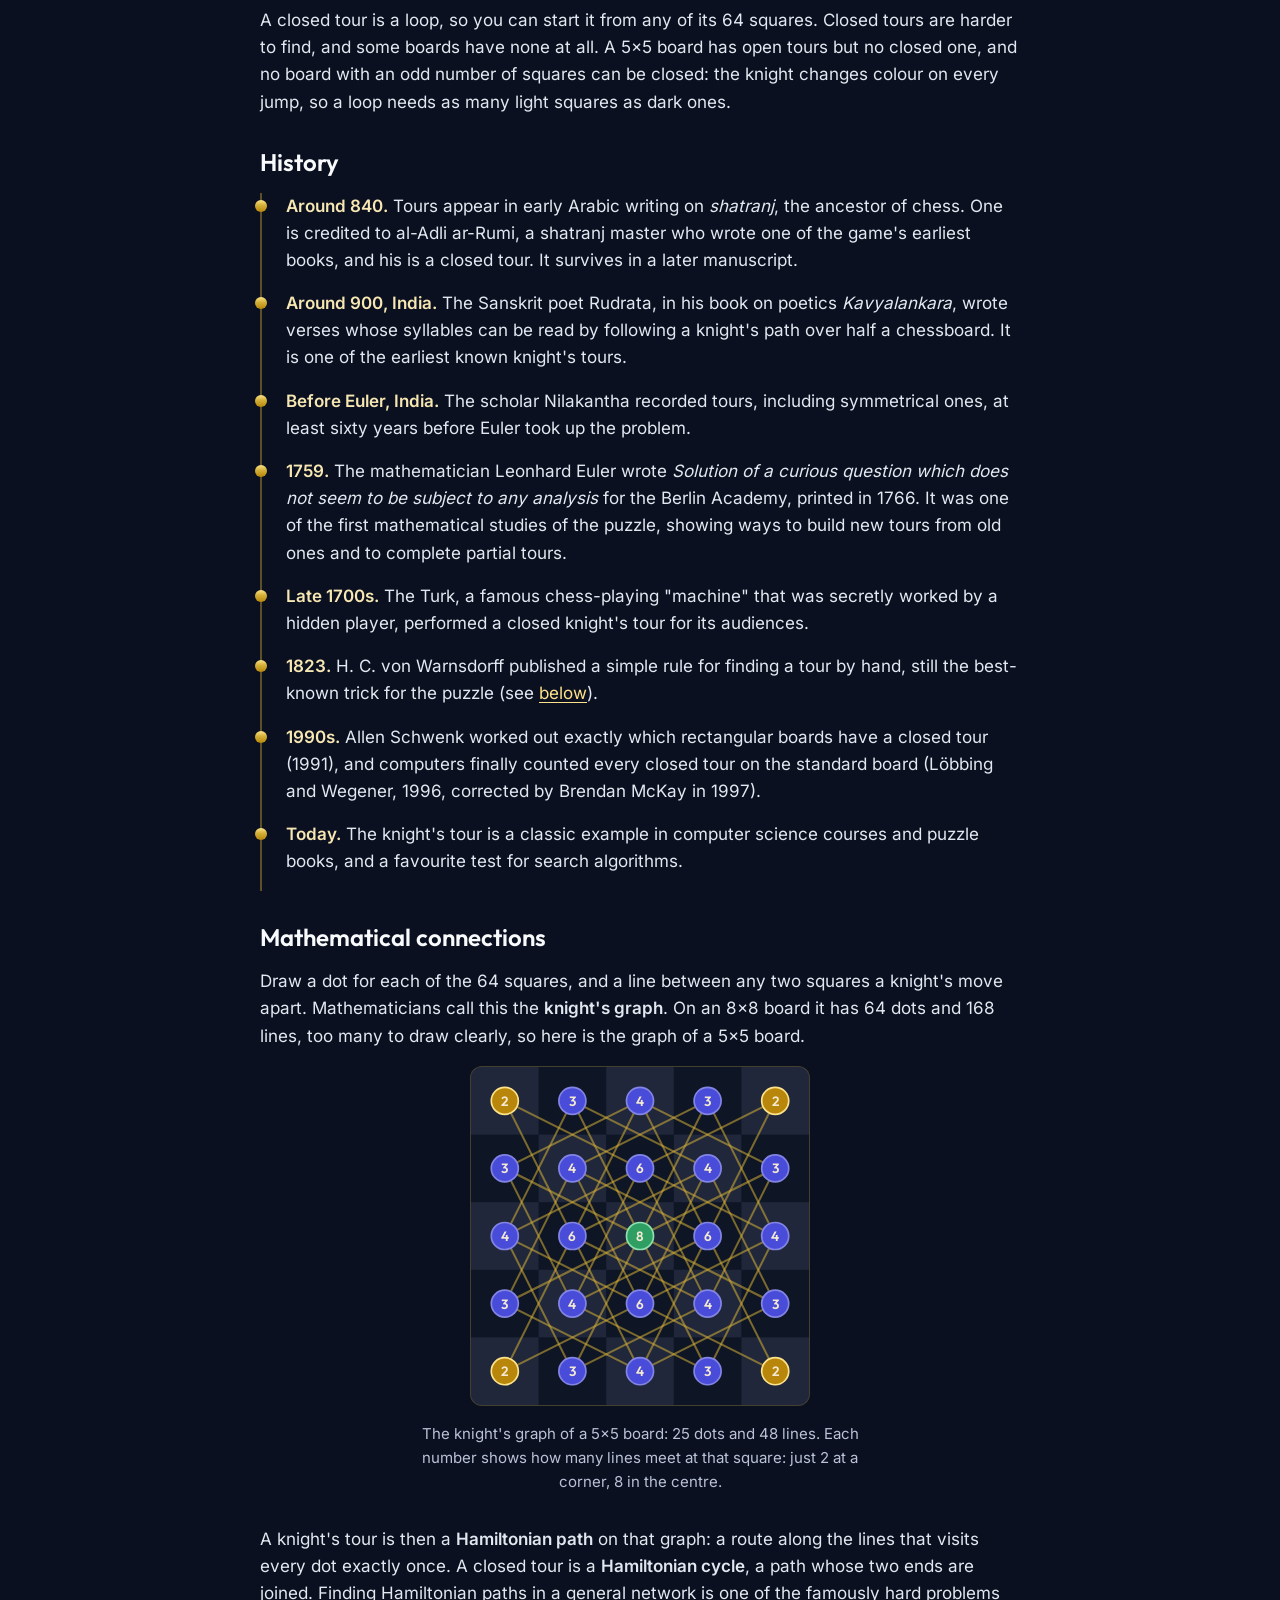
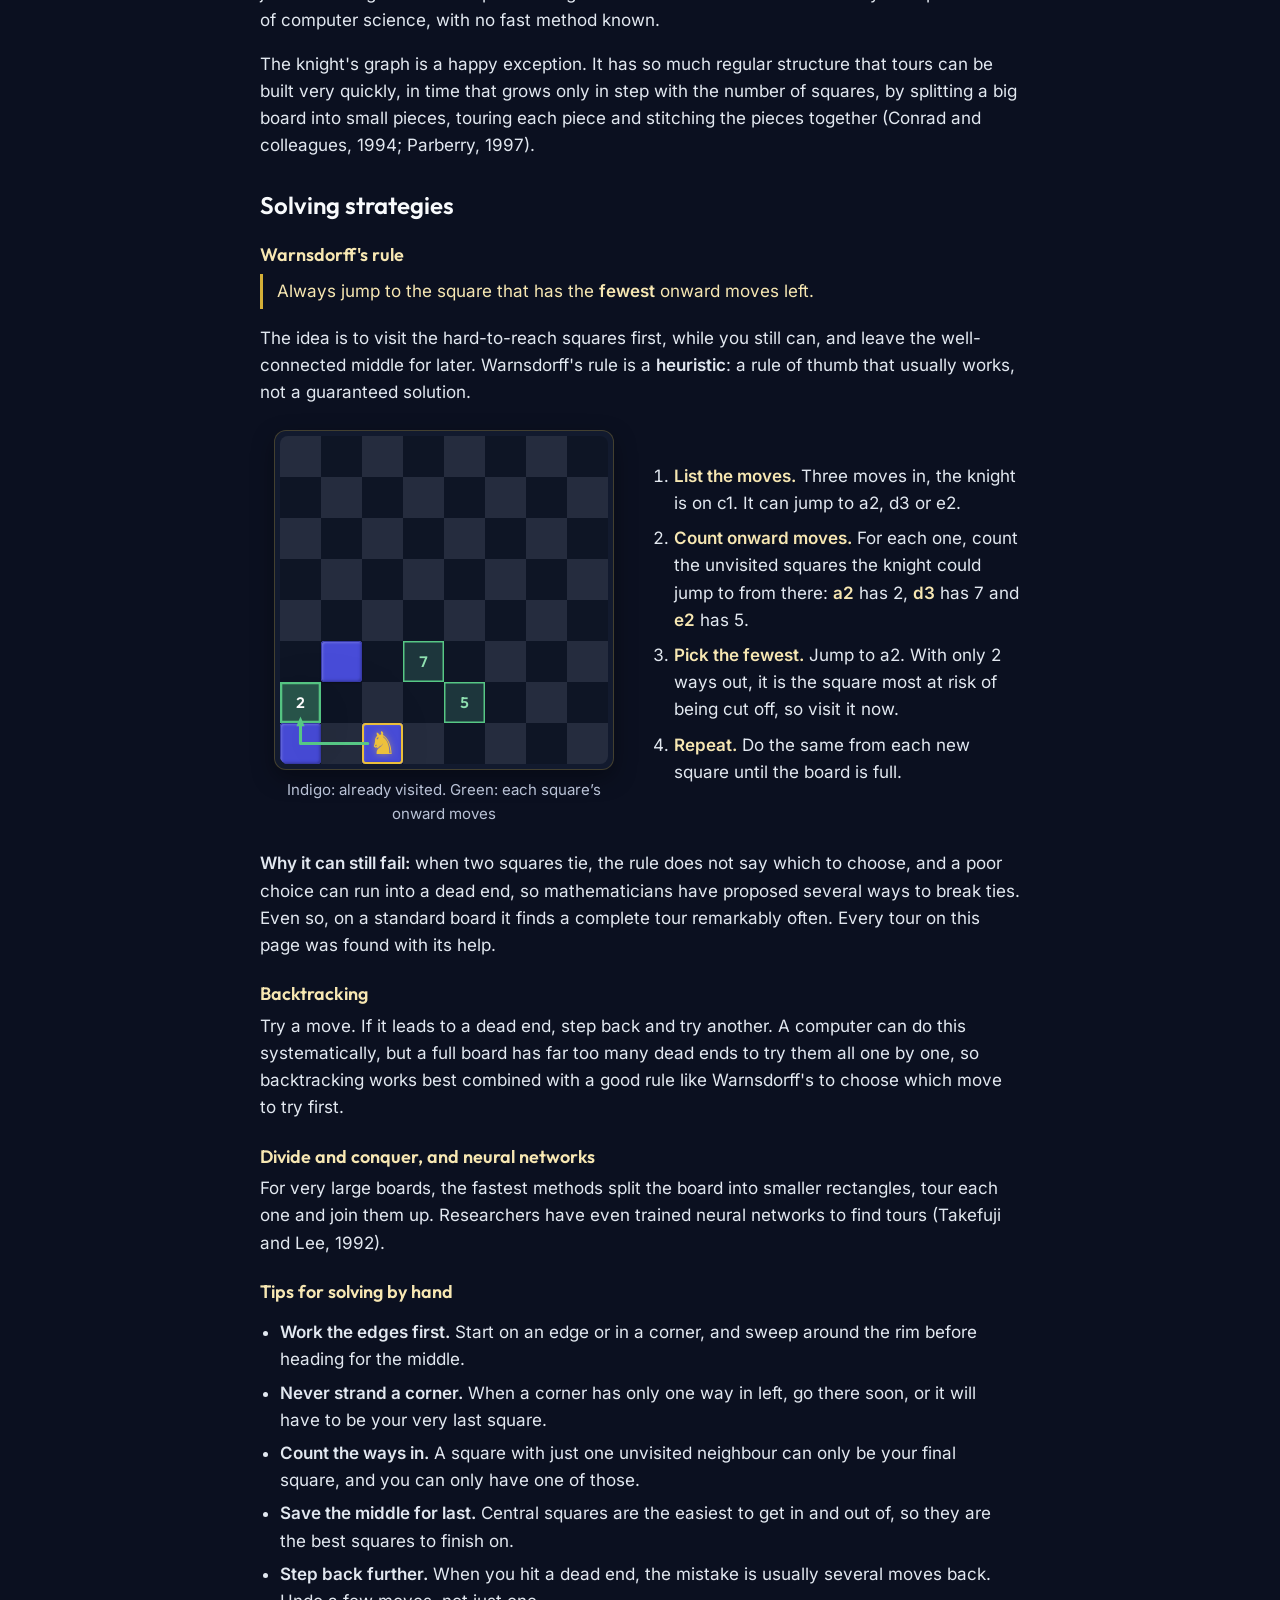
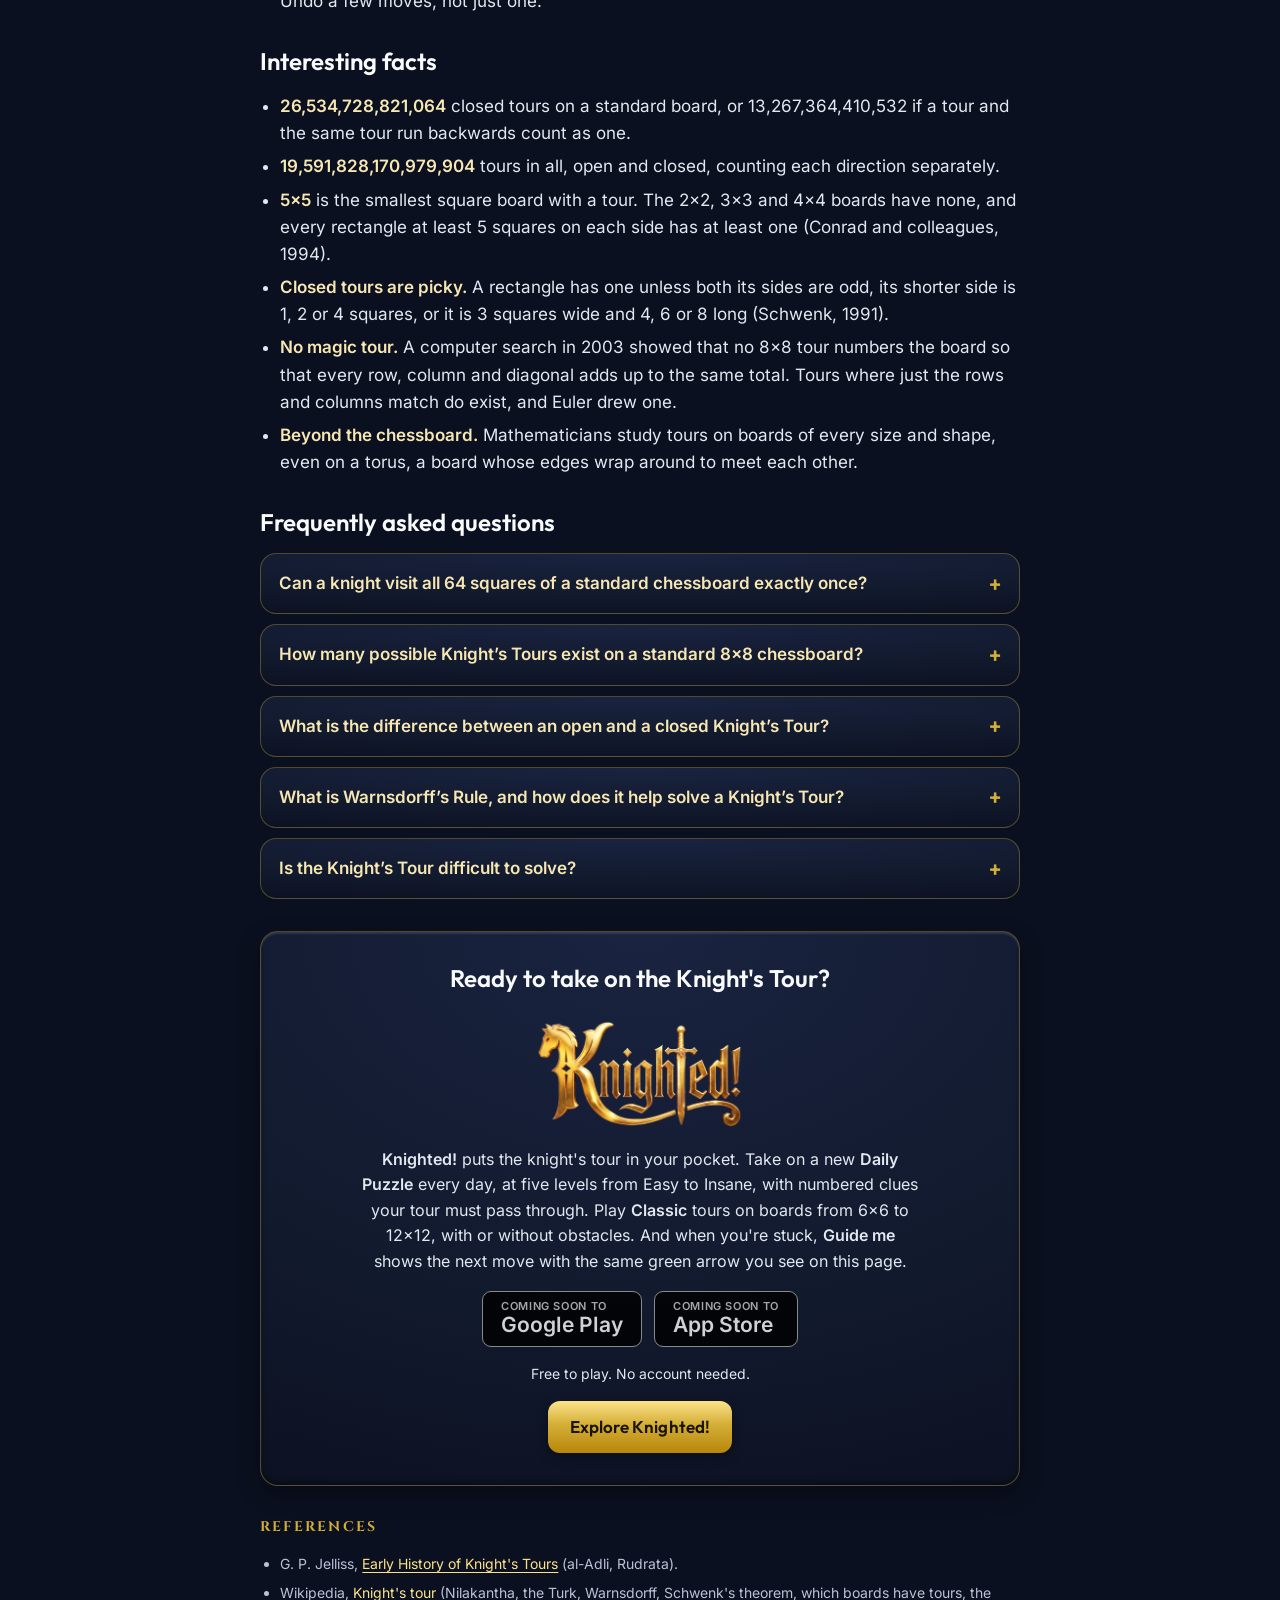
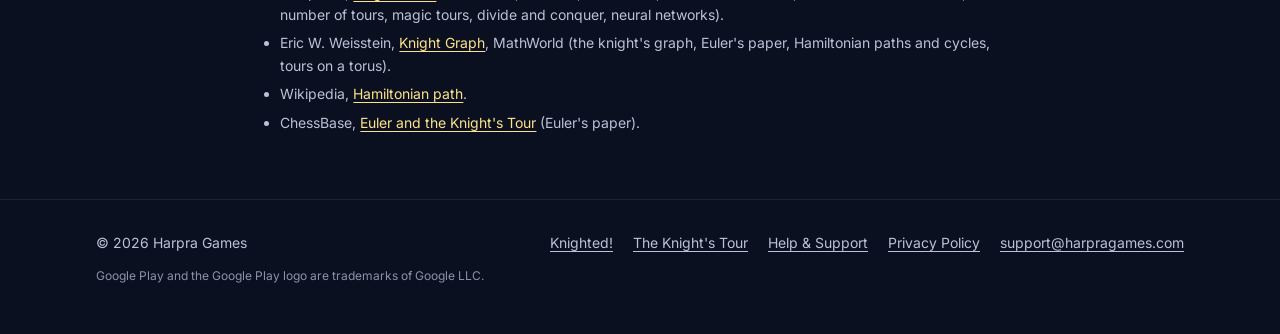
<file: knighted/knights-tour.html>
<!doctype html>
<html lang="en">
<head>
<meta charset="utf-8">
<meta name="viewport" content="width=device-width, initial-scale=1">
<title>What Is the Knight's Tour? Rules, History and How to Solve It | Knighted!</title>
<meta name="description" content="Discover the Knight's Tour: a fascinating chess puzzle where a knight visits every square exactly once. Explore its history, rules, mathematics and solving strategies.">
<!-- SEO and link previews (2026-10-26): one canonical address per page; the
     preview image and text WhatsApp, Facebook, X and others show for a link. -->
<link rel="canonical" href="https://harpragames.com/knighted/knights-tour">
<meta property="og:type" content="article">
<meta property="og:site_name" content="Harpra Games">
<meta property="og:url" content="https://harpragames.com/knighted/knights-tour">
<meta property="og:title" content="What is the Knight's Tour?">
<meta property="og:description" content="One knight, every square, no square twice: a chess puzzle people have been solving for over a thousand years.">
<meta property="og:image" content="https://harpragames.com/knighted/og-knighted.jpg">
<meta property="og:image:width" content="1200">
<meta property="og:image:height" content="630">
<meta property="og:image:alt" content="Knighted!: one knight, 64 squares, no square twice.">
<meta name="twitter:card" content="summary_large_image">
<meta name="theme-color" content="#0b1020">
<script type="application/ld+json">
{
 "@context": "https://schema.org",
 "@type": "Article",
 "headline": "What is the Knight's Tour?",
 "description": "The Knight's Tour chess puzzle: how the knight moves, open and closed tours, its history, the mathematics behind it, and how to solve it.",
 "image": "https://harpragames.com/knighted/og-knighted.jpg",
 "url": "https://harpragames.com/knighted/knights-tour",
 "datePublished": "2026-11-17",
 "dateModified": "2026-11-17",
 "about": [{ "@type": "Thing", "name": "Knight's tour", "sameAs": "https://en.wikipedia.org/wiki/Knight%27s_tour" }],
 "author": { "@type": "Organization", "name": "Harpra Games", "url": "https://harpragames.com/" },
 "publisher": { "@type": "Organization", "@id": "https://harpragames.com/#org", "name": "Harpra Games", "logo": { "@type": "ImageObject", "url": "https://harpragames.com/brand/harpra-logo.png" } }
}
</script>
<script type="application/ld+json">
{
 "@context": "https://schema.org",
 "@type": "FAQPage",
 "mainEntity": [
  {
   "@type": "Question",
   "name": "Can a knight visit all 64 squares of a standard chessboard exactly once?",
   "acceptedAnswer": {
    "@type": "Answer",
    "text": "Yes. A route that does it is called a knight’s tour, and a standard 8×8 board has trillions of them. Because closed tours exist, a tour can even start on any square you like."
   }
  },
  {
   "@type": "Question",
   "name": "How many possible Knight’s Tours exist on a standard 8×8 chessboard?",
   "acceptedAnswer": {
    "@type": "Answer",
    "text": "It depends on how you count. There are 26,534,728,821,064 closed tours if each direction counts separately, or 13,267,364,410,532 if a tour and its reverse count as one. Add the open tours and there are 19,591,828,170,979,904 in all, counting each direction. In these figures, a tour that is just another one turned or mirrored still counts as a different tour."
   }
  },
  {
   "@type": "Question",
   "name": "What is the difference between an open and a closed Knight’s Tour?",
   "acceptedAnswer": {
    "@type": "Answer",
    "text": "In a closed tour the last square is one knight’s move from the first, so the knight could jump straight back and go round again. In an open tour it cannot. Closed tours are harder to find, and some boards have none at all."
   }
  },
  {
   "@type": "Question",
   "name": "What is Warnsdorff’s Rule, and how does it help solve a Knight’s Tour?",
   "acceptedAnswer": {
    "@type": "Answer",
    "text": "Published by H. C. von Warnsdorff in 1823, it says: always jump to the square with the fewest onward moves. That visits the hard-to-reach squares before they can be cut off. It is a rule of thumb, not a guarantee, but on a standard board it finds a complete tour remarkably often."
   }
  },
  {
   "@type": "Question",
   "name": "Is the Knight’s Tour difficult to solve?",
   "acceptedAnswer": {
    "@type": "Answer",
    "text": "By hand, it is harder than it looks. The first moves are easy, then corners and edges get cut off, often without you noticing until many moves later. Warnsdorff’s rule and a little practice make it far more manageable, and a computer can build a tour almost instantly."
   }
  }
 ]
}
</script>
<link rel="icon" href="/knighted/favicon.ico" sizes="any">
<link rel="icon" href="/knighted/favicon.svg" type="image/svg+xml">
<link rel="apple-touch-icon" href="/knighted/apple-touch-icon.png">
<link rel="stylesheet" href="/site.css">
</head>
<body>
<!--
  WHAT IS THE KNIGHT'S TOUR? -- the page people searching for the puzzle land
  on, and the natural way into Knighted!. Sections follow the content brief
  (2026-11-17): introduction, how the knight moves, the challenge, open vs
  closed, history, mathematical connections, solving strategies, interesting
  facts, play the game, references. Second pass (designer's review,
  2026-11-17): the description, open vs closed side by side on 6x6, the
  knight's graph on 5x5, Warnsdorff as a heuristic with a worked example
  (taken from the hero tour), five FAQs (also as FAQPage data: keep the two
  in step), the promotion card, and play/pause/step/restart on the hero.

  EVERY HISTORICAL OR MATHEMATICAL CLAIM HERE IS SOURCED (list at the foot of
  the page). Rudrata and al-Adli: Jelliss and Wikipedia. Nilakantha, the Turk,
  Warnsdorff 1823, Schwenk 1991, Conrad et al. 1994, Parberry 1997, Takefuji
  and Lee 1992, the tour counts (Lobbing and Wegener 1996, McKay 1997), the
  magic-tour result (2003): Wikipedia "Knight's tour". Euler's paper (1759,
  printed 1766), the knight's graph and its edge count 4(n-2)(n-1), Hamiltonian
  path and cycle, the torus: MathWorld "Knight Graph". Do not add a claim
  without a source. The hand-solving tips are game advice, not history.

  THE BOARDS ARE THE APP'S OWN LOOK: indigo pillow tiles with cream move
  numbers, the gold knight, the green Guide me L-arrow (src/whyguide.js), one
  arrow at a time and only while the knight is moving. The static boards (how
  the knight moves, the sample closed tour) are plain HTML so their numbers
  read without script. Both tours were found with Warnsdorff's rule from a1,
  the closed one by trying tie-breaks until square 64 landed beside square 1.
  The page was generated once by a script; edit this file directly now.
-->
<header class="site-header">
    <div class="wrap">
        <a class="brand" href="/"><img src="/brand/harpra-icon-180.png" alt="" width="30" height="30"><span>Harpra Games</span></a>
        <nav class="site-nav" aria-label="Main"><a href="/getknighted">&larr; Knighted!</a></nav>
    </div>
</header>

<main>
<article class="doc tour-doc">
    <div class="doc-head">
        <p class="eyebrow">The puzzle behind Knighted!</p>
        <h1>What is the Knight's Tour?</h1>
        <p class="lede">One chess knight. Every square of the board. No square twice. A puzzle people have been solving for more than a thousand years.</p>
    </div>

    <figure class="card tour-figure">
        <div class="kb kb-hero" role="img" aria-label="A knight's tour played out on an 8 by 8 board: the knight starts in the bottom-left corner and visits all 64 squares once, each numbered in the order it was reached."><div class="kb-in" id="tour-hero"></div></div>
        <figcaption>
            <div class="tour-controls" role="group" aria-label="Tour controls">
                <button type="button" class="tc-btn" data-act="back"><svg viewBox="0 0 24 24" aria-hidden="true"><rect x="5" y="5.5" width="2.6" height="13" rx="1"/><path d="M19 5.5v13L9 12z"/></svg><span class="tc-label">Back</span></button>
                <button type="button" class="tc-btn tc-play" data-act="play"><span class="tc-face"><svg class="i-play" viewBox="0 0 24 24" aria-hidden="true"><path d="M8 5.5v13l10.5-6.5z"/></svg><svg class="i-pause" viewBox="0 0 24 24" aria-hidden="true"><rect x="6.5" y="5.5" width="3.8" height="13" rx="1"/><rect x="13.7" y="5.5" width="3.8" height="13" rx="1"/></svg></span><span class="tc-label">Play</span></button>
                <button type="button" class="tc-btn" data-act="fwd"><svg viewBox="0 0 24 24" aria-hidden="true"><path d="M5 5.5v13L15 12z"/><rect x="16.4" y="5.5" width="2.6" height="13" rx="1"/></svg><span class="tc-label">Next</span></button>
                <button type="button" class="tc-btn" data-act="restart"><svg class="i-line" viewBox="0 0 24 24" aria-hidden="true"><path d="M4.5 12a7.5 7.5 0 1 0 2.2-5.3"/><polyline points="4 3.5 4 8 8.5 8"/></svg><span class="tc-label">Restart</span></button>
            </div>
            <span class="tc-count">Move <b class="tc-n">1</b> of 64</span>
            <span class="muted">An open tour from the corner: every square landed on once.</span>
        </figcaption>
    </figure>

    <p>The <strong>knight's tour</strong> is one of the oldest puzzles in recreational mathematics. It needs nothing but a chessboard and a single knight, yet it has fascinated poets, chess masters, mathematicians and computer scientists for more than a thousand years. Here is how it works, where it came from, and how to solve one yourself.</p>

    <h2 id="knight-moves">How a chess knight moves</h2>
    <p>A knight moves in an L-shape: two squares in one direction, then one square to the side. It is the only chess piece that jumps, so nothing in between can block it. Every jump also changes the colour of the square it stands on, from light to dark or dark to light.</p>
    <figure class="tour-pair">
        <div class="tour-pair-item">
            <div class="kb kb-small" role="img" aria-label="A knight on d4 can jump to eight squares: f3, e2, c2, b3, b5, c6, e6, f5."><div class="kb-in" style="--n:8"><span class="kb-sq l"></span><span class="kb-sq d"></span><span class="kb-sq l"></span><span class="kb-sq d"></span><span class="kb-sq l"></span><span class="kb-sq d"></span><span class="kb-sq l"></span><span class="kb-sq d"></span><span class="kb-sq d"></span><span class="kb-sq l"></span><span class="kb-sq d"></span><span class="kb-sq l"></span><span class="kb-sq d"></span><span class="kb-sq l"></span><span class="kb-sq d"></span><span class="kb-sq l"></span><span class="kb-sq l"></span><span class="kb-sq d"></span><span class="kb-sq l target"></span><span class="kb-sq d"></span><span class="kb-sq l target"></span><span class="kb-sq d"></span><span class="kb-sq l"></span><span class="kb-sq d"></span><span class="kb-sq d"></span><span class="kb-sq l target"></span><span class="kb-sq d"></span><span class="kb-sq l"></span><span class="kb-sq d"></span><span class="kb-sq l target"></span><span class="kb-sq d"></span><span class="kb-sq l"></span><span class="kb-sq l"></span><span class="kb-sq d"></span><span class="kb-sq l"></span><span class="kb-sq d"></span><span class="kb-sq l"></span><span class="kb-sq d"></span><span class="kb-sq l"></span><span class="kb-sq d"></span><span class="kb-sq d"></span><span class="kb-sq l target"></span><span class="kb-sq d"></span><span class="kb-sq l"></span><span class="kb-sq d"></span><span class="kb-sq l target"></span><span class="kb-sq d"></span><span class="kb-sq l"></span><span class="kb-sq l"></span><span class="kb-sq d"></span><span class="kb-sq l target"></span><span class="kb-sq d"></span><span class="kb-sq l target"></span><span class="kb-sq d"></span><span class="kb-sq l"></span><span class="kb-sq d"></span><span class="kb-sq d"></span><span class="kb-sq l"></span><span class="kb-sq d"></span><span class="kb-sq l"></span><span class="kb-sq d"></span><span class="kb-sq l"></span><span class="kb-sq d"></span><span class="kb-sq l"></span><svg class="kb-ov" viewBox="0 0 8 8" aria-hidden="true"><polyline class="kb-arrow still" points="3.5,4.14 3.5,2.5 3.98,2.5"/><polygon class="kb-head still" points="4.16,2.5 3.92,2.6 3.92,2.4"/></svg><span class="kb-knight" style="--x:3;--y:4" aria-hidden="true">&#9822;</span></div></div>
            <p class="tour-cap"><b>From the middle:</b> 8 squares to jump to</p>
        </div>
        <div class="tour-pair-item">
            <div class="kb kb-small" role="img" aria-label="A knight in the corner on a1 has only two squares to jump to: b3 and c2."><div class="kb-in" style="--n:8"><span class="kb-sq l"></span><span class="kb-sq d"></span><span class="kb-sq l"></span><span class="kb-sq d"></span><span class="kb-sq l"></span><span class="kb-sq d"></span><span class="kb-sq l"></span><span class="kb-sq d"></span><span class="kb-sq d"></span><span class="kb-sq l"></span><span class="kb-sq d"></span><span class="kb-sq l"></span><span class="kb-sq d"></span><span class="kb-sq l"></span><span class="kb-sq d"></span><span class="kb-sq l"></span><span class="kb-sq l"></span><span class="kb-sq d"></span><span class="kb-sq l"></span><span class="kb-sq d"></span><span class="kb-sq l"></span><span class="kb-sq d"></span><span class="kb-sq l"></span><span class="kb-sq d"></span><span class="kb-sq d"></span><span class="kb-sq l"></span><span class="kb-sq d"></span><span class="kb-sq l"></span><span class="kb-sq d"></span><span class="kb-sq l"></span><span class="kb-sq d"></span><span class="kb-sq l"></span><span class="kb-sq l"></span><span class="kb-sq d"></span><span class="kb-sq l"></span><span class="kb-sq d"></span><span class="kb-sq l"></span><span class="kb-sq d"></span><span class="kb-sq l"></span><span class="kb-sq d"></span><span class="kb-sq d"></span><span class="kb-sq l target"></span><span class="kb-sq d"></span><span class="kb-sq l"></span><span class="kb-sq d"></span><span class="kb-sq l"></span><span class="kb-sq d"></span><span class="kb-sq l"></span><span class="kb-sq l"></span><span class="kb-sq d"></span><span class="kb-sq l target"></span><span class="kb-sq d"></span><span class="kb-sq l"></span><span class="kb-sq d"></span><span class="kb-sq l"></span><span class="kb-sq d"></span><span class="kb-sq d"></span><span class="kb-sq l"></span><span class="kb-sq d"></span><span class="kb-sq l"></span><span class="kb-sq d"></span><span class="kb-sq l"></span><span class="kb-sq d"></span><span class="kb-sq l"></span><svg class="kb-ov" viewBox="0 0 8 8" aria-hidden="true"><polyline class="kb-arrow still" points="0.5,7.14 0.5,5.5 0.98,5.5"/><polygon class="kb-head still" points="1.16,5.5 0.92,5.6 0.92,5.4"/><polyline class="kb-arrow still" points="0.86,7.5 2.5,7.5 2.5,7.02"/><polygon class="kb-head still" points="2.5,6.84 2.6,7.08 2.4,7.08"/></svg><span class="kb-knight" style="--x:0;--y:7" aria-hidden="true">&#9822;</span></div></div>
            <p class="tour-cap"><b>From a corner:</b> only 2</p>
        </div>
    </figure>
    <p>That difference is the key to the whole puzzle. A square in the middle can be reached from eight others, a square on the edge from three or four, and a corner from just two.</p>

    <h2 id="the-challenge">The challenge: every square, exactly once</h2>
    <p>A knight's tour is a route that lands the knight on every square of the board exactly once. Start anywhere, keep jumping, and never return to a square you have already visited. On a standard 8×8 board, that is 63 jumps without a single mistake.</p>
    <p>The first twenty moves feel easy. Then the board fills up, and the knight starts running out of places to go. Corners are the trap: if you use up both of a corner's two neighbours without visiting the corner, it is lost for good, and you may not find out until thirty moves later.</p>
    <p>There is no shortage of answers. Mathematicians have counted more than 13 trillion different closed tours on a standard board alone, and far more open ones. The difficulty is that there are vastly more ways to go wrong.</p>

    <h2 id="open-closed">Open vs closed tours</h2>
    <p>If the knight's last square is one knight's move from where it started, so it could jump straight back and go round again, the tour is called <strong>closed</strong>. Otherwise it is <strong>open</strong>. Here are one of each on a small 6×6 board, with the first and last squares ringed in gold:</p>
    <figure class="tour-pair">
        <div class="tour-pair-item">
            <div class="kb kb-small" role="img" aria-label="An open tour of a 6 by 6 board, from a1 to e6. Row by row from the top: rank 6: 32 19 4 17 36 25; rank 5: 3 16 33 26 5 14; rank 4: 20 31 18 15 24 35; rank 3: 9 2 27 34 13 6; rank 2: 30 21 8 11 28 23; rank 1: 1 10 29 22 7 12."><div class="kb-in" style="--n:6"><span class="kb-sq l played">32</span><span class="kb-sq d played">19</span><span class="kb-sq l played">4</span><span class="kb-sq d played">17</span><span class="kb-sq l played end">36</span><span class="kb-sq d played">25</span><span class="kb-sq d played">3</span><span class="kb-sq l played">16</span><span class="kb-sq d played">33</span><span class="kb-sq l played">26</span><span class="kb-sq d played">5</span><span class="kb-sq l played">14</span><span class="kb-sq l played">20</span><span class="kb-sq d played">31</span><span class="kb-sq l played">18</span><span class="kb-sq d played">15</span><span class="kb-sq l played">24</span><span class="kb-sq d played">35</span><span class="kb-sq d played">9</span><span class="kb-sq l played">2</span><span class="kb-sq d played">27</span><span class="kb-sq l played">34</span><span class="kb-sq d played">13</span><span class="kb-sq l played">6</span><span class="kb-sq l played">30</span><span class="kb-sq d played">21</span><span class="kb-sq l played">8</span><span class="kb-sq d played">11</span><span class="kb-sq l played">28</span><span class="kb-sq d played">23</span><span class="kb-sq d played end">1</span><span class="kb-sq l played">10</span><span class="kb-sq d played">29</span><span class="kb-sq l played">22</span><span class="kb-sq d played">7</span><span class="kb-sq l played">12</span></div></div>
            <p class="tour-cap"><b>Open:</b> 36 ends on e6, far from 1</p>
        </div>
        <div class="tour-pair-item">
            <div class="kb kb-small" role="img" aria-label="A closed tour of a 6 by 6 board, from a1 to c2, one knight's move from a1. Row by row from the top: rank 6: 26 13 4 19 24 21; rank 5: 3 34 25 22 5 18; rank 4: 12 27 14 35 20 23; rank 3: 33 2 31 8 17 6; rank 2: 28 11 36 15 30 9; rank 1: 1 32 29 10 7 16."><div class="kb-in" style="--n:6"><span class="kb-sq l played">26</span><span class="kb-sq d played">13</span><span class="kb-sq l played">4</span><span class="kb-sq d played">19</span><span class="kb-sq l played">24</span><span class="kb-sq d played">21</span><span class="kb-sq d played">3</span><span class="kb-sq l played">34</span><span class="kb-sq d played">25</span><span class="kb-sq l played">22</span><span class="kb-sq d played">5</span><span class="kb-sq l played">18</span><span class="kb-sq l played">12</span><span class="kb-sq d played">27</span><span class="kb-sq l played">14</span><span class="kb-sq d played">35</span><span class="kb-sq l played">20</span><span class="kb-sq d played">23</span><span class="kb-sq d played">33</span><span class="kb-sq l played">2</span><span class="kb-sq d played">31</span><span class="kb-sq l played">8</span><span class="kb-sq d played">17</span><span class="kb-sq l played">6</span><span class="kb-sq l played">28</span><span class="kb-sq d played">11</span><span class="kb-sq l played end">36</span><span class="kb-sq d played">15</span><span class="kb-sq l played">30</span><span class="kb-sq d played">9</span><span class="kb-sq d played end">1</span><span class="kb-sq l played">32</span><span class="kb-sq d played">29</span><span class="kb-sq l played">10</span><span class="kb-sq d played">7</span><span class="kb-sq l played">16</span></div></div>
            <p class="tour-cap"><b>Closed:</b> 36 is one jump from 1</p>
        </div>
    </figure>
    <p>The tour at the top of this page is open too: it ends on g6, far from its start in the corner. Here is a closed tour of the full board.</p>
    <figure class="tour-figure tour-figure-plain">
        <div class="kb" role="img" aria-label="A complete closed knight’s tour of an 8 by 8 board, starting on a1. Row by row from the top: rank 8: 36 19 22 5 38 9 24 7; rank 7: 21 4 37 42 23 6 39 10; rank 6: 18 35 20 51 46 41 8 25; rank 5: 3 52 45 48 43 54 11 40; rank 4: 34 17 62 53 50 47 26 55; rank 3: 61 2 49 44 63 58 29 12; rank 2: 16 33 64 59 14 31 56 27; rank 1: 1 60 15 32 57 28 13 30. Square 64 is a knight’s move from square 1."><div class="kb-in" style="--n:8"><span class="kb-sq l played">36</span><span class="kb-sq d played">19</span><span class="kb-sq l played">22</span><span class="kb-sq d played">5</span><span class="kb-sq l played">38</span><span class="kb-sq d played">9</span><span class="kb-sq l played">24</span><span class="kb-sq d played">7</span><span class="kb-sq d played">21</span><span class="kb-sq l played">4</span><span class="kb-sq d played">37</span><span class="kb-sq l played">42</span><span class="kb-sq d played">23</span><span class="kb-sq l played">6</span><span class="kb-sq d played">39</span><span class="kb-sq l played">10</span><span class="kb-sq l played">18</span><span class="kb-sq d played">35</span><span class="kb-sq l played">20</span><span class="kb-sq d played">51</span><span class="kb-sq l played">46</span><span class="kb-sq d played">41</span><span class="kb-sq l played">8</span><span class="kb-sq d played">25</span><span class="kb-sq d played">3</span><span class="kb-sq l played">52</span><span class="kb-sq d played">45</span><span class="kb-sq l played">48</span><span class="kb-sq d played">43</span><span class="kb-sq l played">54</span><span class="kb-sq d played">11</span><span class="kb-sq l played">40</span><span class="kb-sq l played">34</span><span class="kb-sq d played">17</span><span class="kb-sq l played">62</span><span class="kb-sq d played">53</span><span class="kb-sq l played">50</span><span class="kb-sq d played">47</span><span class="kb-sq l played">26</span><span class="kb-sq d played">55</span><span class="kb-sq d played">61</span><span class="kb-sq l played">2</span><span class="kb-sq d played">49</span><span class="kb-sq l played">44</span><span class="kb-sq d played">63</span><span class="kb-sq l played">58</span><span class="kb-sq d played">29</span><span class="kb-sq l played">12</span><span class="kb-sq l played">16</span><span class="kb-sq d played">33</span><span class="kb-sq l played end">64</span><span class="kb-sq d played">59</span><span class="kb-sq l played">14</span><span class="kb-sq d played">31</span><span class="kb-sq l played">56</span><span class="kb-sq d played">27</span><span class="kb-sq d played end">1</span><span class="kb-sq l played">60</span><span class="kb-sq d played">15</span><span class="kb-sq l played">32</span><span class="kb-sq d played">57</span><span class="kb-sq l played">28</span><span class="kb-sq d played">13</span><span class="kb-sq l played">30</span></div></div>
        <figcaption class="muted">A sample closed tour. Follow the numbers from 1 to 64: square 64 is one knight's move from square 1, so the knight can jump home and start again.</figcaption>
    </figure>
    <p>A closed tour is a loop, so you can start it from any of its 64 squares. Closed tours are harder to find, and some boards have none at all. A 5×5 board has open tours but no closed one, and no board with an odd number of squares can be closed: the knight changes colour on every jump, so a loop needs as many light squares as dark ones.</p>

    <h2 id="history">History</h2>
    <ul class="timeline">
        <li><b>Around 840.</b> Tours appear in early Arabic writing on <i>shatranj</i>, the ancestor of chess. One is credited to al-Adli ar-Rumi, a shatranj master who wrote one of the game's earliest books, and his is a closed tour. It survives in a later manuscript.</li>
        <li><b>Around 900, India.</b> The Sanskrit poet Rudrata, in his book on poetics <i>Kavyalankara</i>, wrote verses whose syllables can be read by following a knight's path over half a chessboard. It is one of the earliest known knight's tours.</li>
        <li><b>Before Euler, India.</b> The scholar Nilakantha recorded tours, including symmetrical ones, at least sixty years before Euler took up the problem.</li>
        <li><b>1759.</b> The mathematician Leonhard Euler wrote <i>Solution of a curious question which does not seem to be subject to any analysis</i> for the Berlin Academy, printed in 1766. It was one of the first mathematical studies of the puzzle, showing ways to build new tours from old ones and to complete partial tours.</li>
        <li><b>Late 1700s.</b> The Turk, a famous chess-playing "machine" that was secretly worked by a hidden player, performed a closed knight's tour for its audiences.</li>
        <li><b>1823.</b> H. C. von Warnsdorff published a simple rule for finding a tour by hand, still the best-known trick for the puzzle (see <a href="#solving">below</a>).</li>
        <li><b>1990s.</b> Allen Schwenk worked out exactly which rectangular boards have a closed tour (1991), and computers finally counted every closed tour on the standard board (Löbbing and Wegener, 1996, corrected by Brendan McKay in 1997).</li>
        <li><b>Today.</b> The knight's tour is a classic example in computer science courses and puzzle books, and a favourite test for search algorithms.</li>
    </ul>

    <h2 id="maths">Mathematical connections</h2>
    <p>Draw a dot for each of the 64 squares, and a line between any two squares a knight's move apart. Mathematicians call this the <strong>knight's graph</strong>. On an 8×8 board it has 64 dots and 168 lines, too many to draw clearly, so here is the graph of a 5×5 board.</p>
    <figure class="tour-figure tour-figure-plain">
        <svg class="kg" viewBox="0 0 5 5" role="img" aria-label="The knight's graph of a 5 by 5 board: 25 dots, one per square, and 48 lines, one for every pair of squares a knight's move apart. Each dot shows how many lines meet it: 2 at the corners, 8 in the centre."><g class="kg-sq"><rect x="0" y="0" width="1" height="1" class="l"/><rect x="1" y="0" width="1" height="1" class="d"/><rect x="2" y="0" width="1" height="1" class="l"/><rect x="3" y="0" width="1" height="1" class="d"/><rect x="4" y="0" width="1" height="1" class="l"/><rect x="0" y="1" width="1" height="1" class="d"/><rect x="1" y="1" width="1" height="1" class="l"/><rect x="2" y="1" width="1" height="1" class="d"/><rect x="3" y="1" width="1" height="1" class="l"/><rect x="4" y="1" width="1" height="1" class="d"/><rect x="0" y="2" width="1" height="1" class="l"/><rect x="1" y="2" width="1" height="1" class="d"/><rect x="2" y="2" width="1" height="1" class="l"/><rect x="3" y="2" width="1" height="1" class="d"/><rect x="4" y="2" width="1" height="1" class="l"/><rect x="0" y="3" width="1" height="1" class="d"/><rect x="1" y="3" width="1" height="1" class="l"/><rect x="2" y="3" width="1" height="1" class="d"/><rect x="3" y="3" width="1" height="1" class="l"/><rect x="4" y="3" width="1" height="1" class="d"/><rect x="0" y="4" width="1" height="1" class="l"/><rect x="1" y="4" width="1" height="1" class="d"/><rect x="2" y="4" width="1" height="1" class="l"/><rect x="3" y="4" width="1" height="1" class="d"/><rect x="4" y="4" width="1" height="1" class="l"/></g><g class="kg-edges"><line x1="0.5" y1="0.5" x2="2.5" y2="1.5"/><line x1="0.5" y1="0.5" x2="1.5" y2="2.5"/><line x1="1.5" y1="0.5" x2="3.5" y2="1.5"/><line x1="1.5" y1="0.5" x2="2.5" y2="2.5"/><line x1="1.5" y1="0.5" x2="0.5" y2="2.5"/><line x1="2.5" y1="0.5" x2="4.5" y2="1.5"/><line x1="2.5" y1="0.5" x2="3.5" y2="2.5"/><line x1="2.5" y1="0.5" x2="1.5" y2="2.5"/><line x1="2.5" y1="0.5" x2="0.5" y2="1.5"/><line x1="3.5" y1="0.5" x2="4.5" y2="2.5"/><line x1="3.5" y1="0.5" x2="2.5" y2="2.5"/><line x1="3.5" y1="0.5" x2="1.5" y2="1.5"/><line x1="4.5" y1="0.5" x2="3.5" y2="2.5"/><line x1="4.5" y1="0.5" x2="2.5" y2="1.5"/><line x1="0.5" y1="1.5" x2="2.5" y2="2.5"/><line x1="0.5" y1="1.5" x2="1.5" y2="3.5"/><line x1="1.5" y1="1.5" x2="3.5" y2="2.5"/><line x1="1.5" y1="1.5" x2="2.5" y2="3.5"/><line x1="1.5" y1="1.5" x2="0.5" y2="3.5"/><line x1="2.5" y1="1.5" x2="4.5" y2="2.5"/><line x1="2.5" y1="1.5" x2="3.5" y2="3.5"/><line x1="2.5" y1="1.5" x2="1.5" y2="3.5"/><line x1="2.5" y1="1.5" x2="0.5" y2="2.5"/><line x1="3.5" y1="1.5" x2="4.5" y2="3.5"/><line x1="3.5" y1="1.5" x2="2.5" y2="3.5"/><line x1="3.5" y1="1.5" x2="1.5" y2="2.5"/><line x1="4.5" y1="1.5" x2="3.5" y2="3.5"/><line x1="4.5" y1="1.5" x2="2.5" y2="2.5"/><line x1="0.5" y1="2.5" x2="2.5" y2="3.5"/><line x1="0.5" y1="2.5" x2="1.5" y2="4.5"/><line x1="1.5" y1="2.5" x2="3.5" y2="3.5"/><line x1="1.5" y1="2.5" x2="2.5" y2="4.5"/><line x1="1.5" y1="2.5" x2="0.5" y2="4.5"/><line x1="2.5" y1="2.5" x2="4.5" y2="3.5"/><line x1="2.5" y1="2.5" x2="3.5" y2="4.5"/><line x1="2.5" y1="2.5" x2="1.5" y2="4.5"/><line x1="2.5" y1="2.5" x2="0.5" y2="3.5"/><line x1="3.5" y1="2.5" x2="4.5" y2="4.5"/><line x1="3.5" y1="2.5" x2="2.5" y2="4.5"/><line x1="3.5" y1="2.5" x2="1.5" y2="3.5"/><line x1="4.5" y1="2.5" x2="3.5" y2="4.5"/><line x1="4.5" y1="2.5" x2="2.5" y2="3.5"/><line x1="0.5" y1="3.5" x2="2.5" y2="4.5"/><line x1="1.5" y1="3.5" x2="3.5" y2="4.5"/><line x1="2.5" y1="3.5" x2="4.5" y2="4.5"/><line x1="2.5" y1="3.5" x2="0.5" y2="4.5"/><line x1="3.5" y1="3.5" x2="1.5" y2="4.5"/><line x1="4.5" y1="3.5" x2="2.5" y2="4.5"/></g><g class="kg-dot kg-2"><circle cx="0.5" cy="0.5" r=".2"/><text x="0.5" y="0.5">2</text></g><g class="kg-dot kg-3"><circle cx="1.5" cy="0.5" r=".2"/><text x="1.5" y="0.5">3</text></g><g class="kg-dot kg-4"><circle cx="2.5" cy="0.5" r=".2"/><text x="2.5" y="0.5">4</text></g><g class="kg-dot kg-3"><circle cx="3.5" cy="0.5" r=".2"/><text x="3.5" y="0.5">3</text></g><g class="kg-dot kg-2"><circle cx="4.5" cy="0.5" r=".2"/><text x="4.5" y="0.5">2</text></g><g class="kg-dot kg-3"><circle cx="0.5" cy="1.5" r=".2"/><text x="0.5" y="1.5">3</text></g><g class="kg-dot kg-4"><circle cx="1.5" cy="1.5" r=".2"/><text x="1.5" y="1.5">4</text></g><g class="kg-dot kg-6"><circle cx="2.5" cy="1.5" r=".2"/><text x="2.5" y="1.5">6</text></g><g class="kg-dot kg-4"><circle cx="3.5" cy="1.5" r=".2"/><text x="3.5" y="1.5">4</text></g><g class="kg-dot kg-3"><circle cx="4.5" cy="1.5" r=".2"/><text x="4.5" y="1.5">3</text></g><g class="kg-dot kg-4"><circle cx="0.5" cy="2.5" r=".2"/><text x="0.5" y="2.5">4</text></g><g class="kg-dot kg-6"><circle cx="1.5" cy="2.5" r=".2"/><text x="1.5" y="2.5">6</text></g><g class="kg-dot kg-8"><circle cx="2.5" cy="2.5" r=".2"/><text x="2.5" y="2.5">8</text></g><g class="kg-dot kg-6"><circle cx="3.5" cy="2.5" r=".2"/><text x="3.5" y="2.5">6</text></g><g class="kg-dot kg-4"><circle cx="4.5" cy="2.5" r=".2"/><text x="4.5" y="2.5">4</text></g><g class="kg-dot kg-3"><circle cx="0.5" cy="3.5" r=".2"/><text x="0.5" y="3.5">3</text></g><g class="kg-dot kg-4"><circle cx="1.5" cy="3.5" r=".2"/><text x="1.5" y="3.5">4</text></g><g class="kg-dot kg-6"><circle cx="2.5" cy="3.5" r=".2"/><text x="2.5" y="3.5">6</text></g><g class="kg-dot kg-4"><circle cx="3.5" cy="3.5" r=".2"/><text x="3.5" y="3.5">4</text></g><g class="kg-dot kg-3"><circle cx="4.5" cy="3.5" r=".2"/><text x="4.5" y="3.5">3</text></g><g class="kg-dot kg-2"><circle cx="0.5" cy="4.5" r=".2"/><text x="0.5" y="4.5">2</text></g><g class="kg-dot kg-3"><circle cx="1.5" cy="4.5" r=".2"/><text x="1.5" y="4.5">3</text></g><g class="kg-dot kg-4"><circle cx="2.5" cy="4.5" r=".2"/><text x="2.5" y="4.5">4</text></g><g class="kg-dot kg-3"><circle cx="3.5" cy="4.5" r=".2"/><text x="3.5" y="4.5">3</text></g><g class="kg-dot kg-2"><circle cx="4.5" cy="4.5" r=".2"/><text x="4.5" y="4.5">2</text></g></svg>
        <figcaption class="muted">The knight's graph of a 5×5 board: 25 dots and 48 lines. Each number shows how many lines meet at that square: just 2 at a corner, 8 in the centre.</figcaption>
    </figure>
    <p>A knight's tour is then a <strong>Hamiltonian path</strong> on that graph: a route along the lines that visits every dot exactly once. A closed tour is a <strong>Hamiltonian cycle</strong>, a path whose two ends are joined. Finding Hamiltonian paths in a general network is one of the famously hard problems of computer science, with no fast method known.</p>
    <p>The knight's graph is a happy exception. It has so much regular structure that tours can be built very quickly, in time that grows only in step with the number of squares, by splitting a big board into small pieces, touring each piece and stitching the pieces together (Conrad and colleagues, 1994; Parberry, 1997).</p>

    <h2 id="solving">Solving strategies</h2>
    <h3>Warnsdorff's rule</h3>
    <p class="callout">Always jump to the square that has the <strong>fewest</strong> onward moves left.</p>
    <p>The idea is to visit the hard-to-reach squares first, while you still can, and leave the well-connected middle for later. Warnsdorff's rule is a <strong>heuristic</strong>: a rule of thumb that usually works, not a guaranteed solution.</p>
    <div class="tour-worked">
        <figure class="tour-worked-board">
            <div class="kb kb-mid" role="img" aria-label="Warnsdorff's rule, step by step: the knight on c1 can reach a2 (2 onward moves), d3 (7 onward moves), e2 (5 onward moves). It jumps to a2, the square with the fewest."><div class="kb-in" style="--n:8"><span class="kb-sq l"></span><span class="kb-sq d"></span><span class="kb-sq l"></span><span class="kb-sq d"></span><span class="kb-sq l"></span><span class="kb-sq d"></span><span class="kb-sq l"></span><span class="kb-sq d"></span><span class="kb-sq d"></span><span class="kb-sq l"></span><span class="kb-sq d"></span><span class="kb-sq l"></span><span class="kb-sq d"></span><span class="kb-sq l"></span><span class="kb-sq d"></span><span class="kb-sq l"></span><span class="kb-sq l"></span><span class="kb-sq d"></span><span class="kb-sq l"></span><span class="kb-sq d"></span><span class="kb-sq l"></span><span class="kb-sq d"></span><span class="kb-sq l"></span><span class="kb-sq d"></span><span class="kb-sq d"></span><span class="kb-sq l"></span><span class="kb-sq d"></span><span class="kb-sq l"></span><span class="kb-sq d"></span><span class="kb-sq l"></span><span class="kb-sq d"></span><span class="kb-sq l"></span><span class="kb-sq l"></span><span class="kb-sq d"></span><span class="kb-sq l"></span><span class="kb-sq d"></span><span class="kb-sq l"></span><span class="kb-sq d"></span><span class="kb-sq l"></span><span class="kb-sq d"></span><span class="kb-sq d"></span><span class="kb-sq l played"></span><span class="kb-sq d"></span><span class="kb-sq l cand">7</span><span class="kb-sq d"></span><span class="kb-sq l"></span><span class="kb-sq d"></span><span class="kb-sq l"></span><span class="kb-sq l cand pick">2</span><span class="kb-sq d"></span><span class="kb-sq l"></span><span class="kb-sq d"></span><span class="kb-sq l cand">5</span><span class="kb-sq d"></span><span class="kb-sq l"></span><span class="kb-sq d"></span><span class="kb-sq d played"></span><span class="kb-sq l"></span><span class="kb-sq d played current"></span><span class="kb-sq l"></span><span class="kb-sq d"></span><span class="kb-sq l"></span><span class="kb-sq d"></span><span class="kb-sq l"></span><svg class="kb-ov" viewBox="0 0 8 8" aria-hidden="true"><polyline class="kb-arrow still" points="2.14,7.5 0.5,7.5 0.5,7.02"/><polygon class="kb-head still" points="0.5,6.84 0.6,7.08 0.4,7.08"/></svg><span class="kb-knight" style="--x:2;--y:7" aria-hidden="true">&#9822;</span></div></div>
            <figcaption class="tour-cap">Indigo: already visited. Green: each square’s onward moves</figcaption>
        </figure>
        <ol class="tour-steps">
            <li><b>List the moves.</b> Three moves in, the knight is on c1. It can jump to a2, d3 or e2.</li>
            <li><b>Count onward moves.</b> For each one, count the unvisited squares the knight could jump to from there: <b>a2</b> has 2, <b>d3</b> has 7 and <b>e2</b> has 5.</li>
            <li><b>Pick the fewest.</b> Jump to a2. With only 2 ways out, it is the square most at risk of being cut off, so visit it now.</li>
            <li><b>Repeat.</b> Do the same from each new square until the board is full.</li>
        </ol>
    </div>
    <p><b>Why it can still fail:</b> when two squares tie, the rule does not say which to choose, and a poor choice can run into a dead end, so mathematicians have proposed several ways to break ties. Even so, on a standard board it finds a complete tour remarkably often. Every tour on this page was found with its help.</p>
    <h3>Backtracking</h3>
    <p>Try a move. If it leads to a dead end, step back and try another. A computer can do this systematically, but a full board has far too many dead ends to try them all one by one, so backtracking works best combined with a good rule like Warnsdorff's to choose which move to try first.</p>
    <h3>Divide and conquer, and neural networks</h3>
    <p>For very large boards, the fastest methods split the board into smaller rectangles, tour each one and join them up. Researchers have even trained neural networks to find tours (Takefuji and Lee, 1992).</p>
    <h3>Tips for solving by hand</h3>
    <ul>
        <li><b>Work the edges first.</b> Start on an edge or in a corner, and sweep around the rim before heading for the middle.</li>
        <li><b>Never strand a corner.</b> When a corner has only one way in left, go there soon, or it will have to be your very last square.</li>
        <li><b>Count the ways in.</b> A square with just one unvisited neighbour can only be your final square, and you can only have one of those.</li>
        <li><b>Save the middle for last.</b> Central squares are the easiest to get in and out of, so they are the best squares to finish on.</li>
        <li><b>Step back further.</b> When you hit a dead end, the mistake is usually several moves back. Undo a few moves, not just one.</li>
    </ul>

    <h2 id="facts">Interesting facts</h2>
    <ul class="tour-facts">
        <li><b>26,534,728,821,064</b> closed tours on a standard board, or 13,267,364,410,532 if a tour and the same tour run backwards count as one.</li>
        <li><b>19,591,828,170,979,904</b> tours in all, open and closed, counting each direction separately.</li>
        <li><b>5×5</b> is the smallest square board with a tour. The 2×2, 3×3 and 4×4 boards have none, and every rectangle at least 5 squares on each side has at least one (Conrad and colleagues, 1994).</li>
        <li><b>Closed tours are picky.</b> A rectangle has one unless both its sides are odd, its shorter side is 1, 2 or 4 squares, or it is 3 squares wide and 4, 6 or 8 long (Schwenk, 1991).</li>
        <li><b>No magic tour.</b> A computer search in 2003 showed that no 8×8 tour numbers the board so that every row, column and diagonal adds up to the same total. Tours where just the rows and columns match do exist, and Euler drew one.</li>
        <li><b>Beyond the chessboard.</b> Mathematicians study tours on boards of every size and shape, even on a torus, a board whose edges wrap around to meet each other.</li>
    </ul>

    <section class="faq tour-faq" aria-labelledby="h-faq">
        <h2 id="h-faq">Frequently asked questions</h2>
        <details><summary>Can a knight visit all 64 squares of a standard chessboard exactly once?</summary><div class="answer"><p>Yes. A route that does it is called a knight’s tour, and a standard 8×8 board has trillions of them. Because closed tours exist, a tour can even start on any square you like. <a href="#the-challenge">More</a></p></div></details>
        <details><summary>How many possible Knight’s Tours exist on a standard 8×8 chessboard?</summary><div class="answer"><p>It depends on how you count. There are 26,534,728,821,064 closed tours if each direction counts separately, or 13,267,364,410,532 if a tour and its reverse count as one. Add the open tours and there are 19,591,828,170,979,904 in all, counting each direction. In these figures, a tour that is just another one turned or mirrored still counts as a different tour. <a href="#facts">More</a></p></div></details>
        <details><summary>What is the difference between an open and a closed Knight’s Tour?</summary><div class="answer"><p>In a closed tour the last square is one knight’s move from the first, so the knight could jump straight back and go round again. In an open tour it cannot. Closed tours are harder to find, and some boards have none at all. <a href="#open-closed">More</a></p></div></details>
        <details><summary>What is Warnsdorff’s Rule, and how does it help solve a Knight’s Tour?</summary><div class="answer"><p>Published by H. C. von Warnsdorff in 1823, it says: always jump to the square with the fewest onward moves. That visits the hard-to-reach squares before they can be cut off. It is a rule of thumb, not a guarantee, but on a standard board it finds a complete tour remarkably often. <a href="#solving">More</a></p></div></details>
        <details><summary>Is the Knight’s Tour difficult to solve?</summary><div class="answer"><p>By hand, it is harder than it looks. The first moves are easy, then corners and edges get cut off, often without you noticing until many moves later. Warnsdorff’s rule and a little practice make it far more manageable, and a computer can build a tour almost instantly. <a href="#the-challenge">More</a></p></div></details>
    </section>

    <section class="card tour-cta" aria-labelledby="h-try">
        <h2 id="h-try">Ready to take on the Knight's Tour?</h2>
        <img src="/knighted/knighted-logo.webp" alt="Knighted!" width="260" height="144">
        <p><strong>Knighted!</strong> puts the knight's tour in your pocket. Take on a new <strong>Daily Puzzle</strong> every day, at five levels from Easy to Insane, with numbered clues your tour must pass through. Play <strong>Classic</strong> tours on boards from 6×6 to 12×12, with or without obstacles. And when you're stuck, <strong>Guide me</strong> shows the next move with the same green arrow you see on this page.</p>
        <div class="btn-row">
            <span class="store-soon is-soon js-play-prelaunch" aria-disabled="true"><span>Google Play</span>Coming soon to</span>
            <a class="store-badge js-play-live hidden" data-count="tour-google-play" href="https://play.google.com/store/apps/details?id=com.knighted.app&amp;referrer=utm_source%3Dsite"><img src="/knighted/google-play-badge.svg" alt="Get it on Google Play" width="190" height="56"></a>
            <a class="store-soon js-appstore is-soon" data-count="tour-app-store" aria-disabled="true"><span>App Store</span>Coming soon to</a>
        </div>
        <p class="store-note">Free to play. No account needed.</p>
        <div class="btn-row"><a class="btn btn-primary" data-count="tour-explore-knighted" href="/getknighted">Explore Knighted!</a></div>
    </section>

    <section class="sources">
        <h2>References</h2>
        <ul>
            <li>G. P. Jelliss, <a href="https://mayhematics.com/t/1a.htm">Early History of Knight's Tours</a> (al-Adli, Rudrata).</li>
            <li>Wikipedia, <a href="https://en.wikipedia.org/wiki/Knight%27s_tour">Knight's tour</a> (Nilakantha, the Turk, Warnsdorff, Schwenk's theorem, which boards have tours, the number of tours, magic tours, divide and conquer, neural networks).</li>
            <li>Eric W. Weisstein, <a href="https://mathworld.wolfram.com/KnightGraph.html">Knight Graph</a>, MathWorld (the knight's graph, Euler's paper, Hamiltonian paths and cycles, tours on a torus).</li>
            <li>Wikipedia, <a href="https://en.wikipedia.org/wiki/Hamiltonian_path">Hamiltonian path</a>.</li>
            <li>ChessBase, <a href="https://en.chessbase.com/post/euler-and-the-knights-tour">Euler and the Knight's Tour</a> (Euler's paper).</li>
        </ul>
    </section>
</article>
</main>

<footer class="site-footer">
    <div class="wrap">
        <span>© 2026 Harpra Games</span>
        <nav aria-label="Footer"><a href="/getknighted">Knighted!</a><a href="/knighted/knights-tour" aria-current="page">The Knight's Tour</a><a href="/knighted/support">Help &amp; Support</a><a href="/knighted/privacy">Privacy Policy</a><a href="mailto:support@harpragames.com">support@harpragames.com</a></nav>
        <p class="legal">Google Play and the Google Play logo are trademarks of Google LLC.</p>
    </div>
</footer>
<script src="/analytics.js"></script>
<script>
// The store row: the same launch switches as /getknighted (flip both pages
// together, site/README.md).
(function () {
    var APP_STORE = '';    // set when the iPhone app is live
    var PLAY_LIVE = false; // true the day the Play listing is public
    var all = function (sel, fn) { Array.prototype.forEach.call(document.querySelectorAll(sel), fn); };
    if (PLAY_LIVE) {
        all('.js-play-live', function (e) { e.classList.remove('hidden'); });
        all('.js-play-prelaunch', function (e) { e.classList.add('hidden'); });
    }
    if (APP_STORE) all('.js-appstore', function (a) {
        a.href = APP_STORE; a.classList.remove('is-soon'); a.removeAttribute('aria-disabled');
        a.textContent = 'Download on the App Store';
    });
})();

// The hero board: the tour played the way the app's Guide me shows a move.
// One green L-arrow at a time, drawn just before the knight jumps and gone
// once it lands; every square left behind becomes a numbered tile. Still (the
// finished tour) for anyone who asks for reduced motion.
(function () {
    // Square = row * 8 + column, row 0 at the top. Warnsdorff's rule from the
    // bottom-left corner (ties to the first move in clockwise order).
    var TOUR = [56,41,58,48,33,16,1,11,5,15,30,47,62,52,46,63,53,59,49,32,42,57,40,50,60,43,26,36,51,61,55,45,39,54,44,38,23,6,21,31,37,27,17,0,10,4,14,20,35,25,8,2,12,29,19,34,24,9,3,18,28,13,7,22];
    var STEP = 900, ARROW_LEAD = 380;   // ms per move; the arrow shows this long before the jump (owner, 2026-11-17: 520 was too quick)
    var host = document.getElementById('tour-hero'); if (!host) return;
    var NS = 'http://www.w3.org/2000/svg';
    var cells = [];
    for (var i = 0; i < 64; i++) {
        var s = document.createElement('span');
        s.className = 'kb-sq ' + (((i % 8) + Math.floor(i / 8)) % 2 ? 'd' : 'l');
        host.appendChild(s); cells.push(s);
    }
    var ov = document.createElementNS(NS, 'svg');
    ov.setAttribute('class', 'kb-ov'); ov.setAttribute('viewBox', '0 0 8 8'); ov.setAttribute('aria-hidden', 'true');
    host.appendChild(ov);
    var knight = document.createElement('span');
    knight.className = 'kb-knight'; knight.setAttribute('aria-hidden', 'true'); knight.textContent = '♞';
    host.appendChild(knight);

    function mk(name, attrs) { var e = document.createElementNS(NS, name); for (var k in attrs) e.setAttribute(k, attrs[k]); ov.appendChild(e); return e; }
    // The app's L-arrow (src/whyguide.js): long leg first, solid head.
    function arrow(a, b) {
        var sx = a % 8 + .5, sy = Math.floor(a / 8) + .5, ex = b % 8 + .5, ey = Math.floor(b / 8) + .5;
        var dx = ex - sx, dy = ey - sy, mx, my;
        if (Math.abs(dy) === 2) { mx = sx; my = sy + dy; } else { mx = sx + dx; my = sy; }
        var tx = ex - (ex - mx) * .34, ty = ey - (ey - my) * .34;
        var len = Math.hypot(mx - sx, my - sy);
        var ox = sx + (mx - sx) / len * .36, oy = sy + (my - sy) / len * .36;
        var HEAD = .24, HALF = .1;
        var fx = tx - mx, fy = ty - my, fl = Math.hypot(fx, fy) || 1, ux = fx / fl, uy = fy / fl;
        var bx = tx - ux * HEAD, by = ty - uy * HEAD, px = -uy * HALF, py = ux * HALF;
        mk('polyline', { 'class': 'kb-arrow', pathLength: 1, points: ox + ',' + oy + ' ' + mx + ',' + my + ' ' + (tx - ux * HEAD * .75) + ',' + (ty - uy * HEAD * .75) });
        mk('polygon', { 'class': 'kb-head', points: tx + ',' + ty + ' ' + (bx + px) + ',' + (by + py) + ' ' + (bx - px) + ',' + (by - py) });
    }
    function clearArrow() { while (ov.firstChild) ov.removeChild(ov.firstChild); }
    function place(sqr, instant) {
        if (instant) knight.style.transition = 'none';
        knight.style.setProperty('--x', sqr % 8); knight.style.setProperty('--y', Math.floor(sqr / 8));
        if (instant) { void knight.offsetWidth; knight.style.transition = ''; }
    }
    function paint(n) {   // n squares reached; the knight stands on the nth
        for (var k = 0; k < 64; k++) { cells[k].classList.remove('played', 'current', 'last'); cells[k].textContent = ''; }
        for (var j = 0; j < n; j++) {
            var c = cells[TOUR[j]]; c.classList.add('played');
            if (j < n - 1) c.textContent = j + 1;
        }
        if (n === 64) { cells[TOUR[63]].classList.add('last'); cells[TOUR[63]].textContent = 64; knight.classList.add('gone'); }
        else { cells[TOUR[n - 1]].classList.add('current'); knight.classList.remove('gone'); }
    }
    // The player. n = squares reached, the knight standing on the nth.
    // A move: the arrow first, the jump ARROW_LEAD later, the tile and its
    // number once he lands. Pausing lets a move in flight land, so the board
    // never stops halfway through a jump.
    var n = 1, playing = false, inflight = 0, timers = [];
    var btnPlay = document.querySelector('.tc-play');
    var count = document.querySelector('.tc-n');
    function later(fn, ms) { timers.push(setTimeout(fn, ms)); }
    function show(k) {
        n = k; clearArrow(); paint(n); place(TOUR[n - 1], true);
        if (count) count.textContent = n;
    }
    function setPlaying(on) {
        playing = on;
        if (btnPlay) { btnPlay.classList.toggle('is-playing', on); var l = btnPlay.querySelector('.tc-label'); if (l) l.textContent = on ? 'Pause' : 'Play'; }
    }
    function halt() {   // stop every timer; a move in flight lands at once
        timers.forEach(clearTimeout); timers = [];
        if (inflight) { var t = inflight; inflight = 0; show(t); }
    }
    function move(thenMore) {
        if (n >= 64) { setPlaying(false); return; }
        inflight = n + 1;
        arrow(TOUR[n - 1], TOUR[n]);
        later(function () {
            place(TOUR[n]);
            later(function () {
                var t = inflight; inflight = 0; show(t);
                if (thenMore && playing && n < 64) move(true);
                else if (n >= 64) setPlaying(false);
            }, STEP - ARROW_LEAD);
        }, ARROW_LEAD);
    }
    function play() {
        halt();
        if (n >= 64) show(1);
        setPlaying(true);
        later(function () { move(true); }, n === 1 ? 500 : 120);
    }
    function pause() { setPlaying(false); }
    var acts = {
        play: function () { playing ? pause() : play(); },
        back: function () { setPlaying(false); halt(); if (n > 1) show(n - 1); },
        fwd: function () { setPlaying(false); halt(); move(false); },
        restart: function () { halt(); show(1); play(); }
    };
    Array.prototype.forEach.call(document.querySelectorAll('.tc-btn'), function (b) {
        b.addEventListener('click', function () { acts[b.getAttribute('data-act')](); });
    });

    var still = window.matchMedia && window.matchMedia('(prefers-reduced-motion: reduce)').matches;
    if (still) { show(64); return; }   // the finished tour; the buttons still step through it
    show(1);
    // Start once most of the board is on screen (now, or after a scroll).
    var started = false;
    function check() {
        if (started) return;
        var r = host.getBoundingClientRect(), h = window.innerHeight || document.documentElement.clientHeight;
        if (r.top < h - r.height * 0.4 && r.bottom > r.height * 0.4) {
            started = true; window.removeEventListener('scroll', check); play();
        }
    }
    window.addEventListener('scroll', check, { passive: true });
    check();
})();
</script>
</body>
</html>
</file>
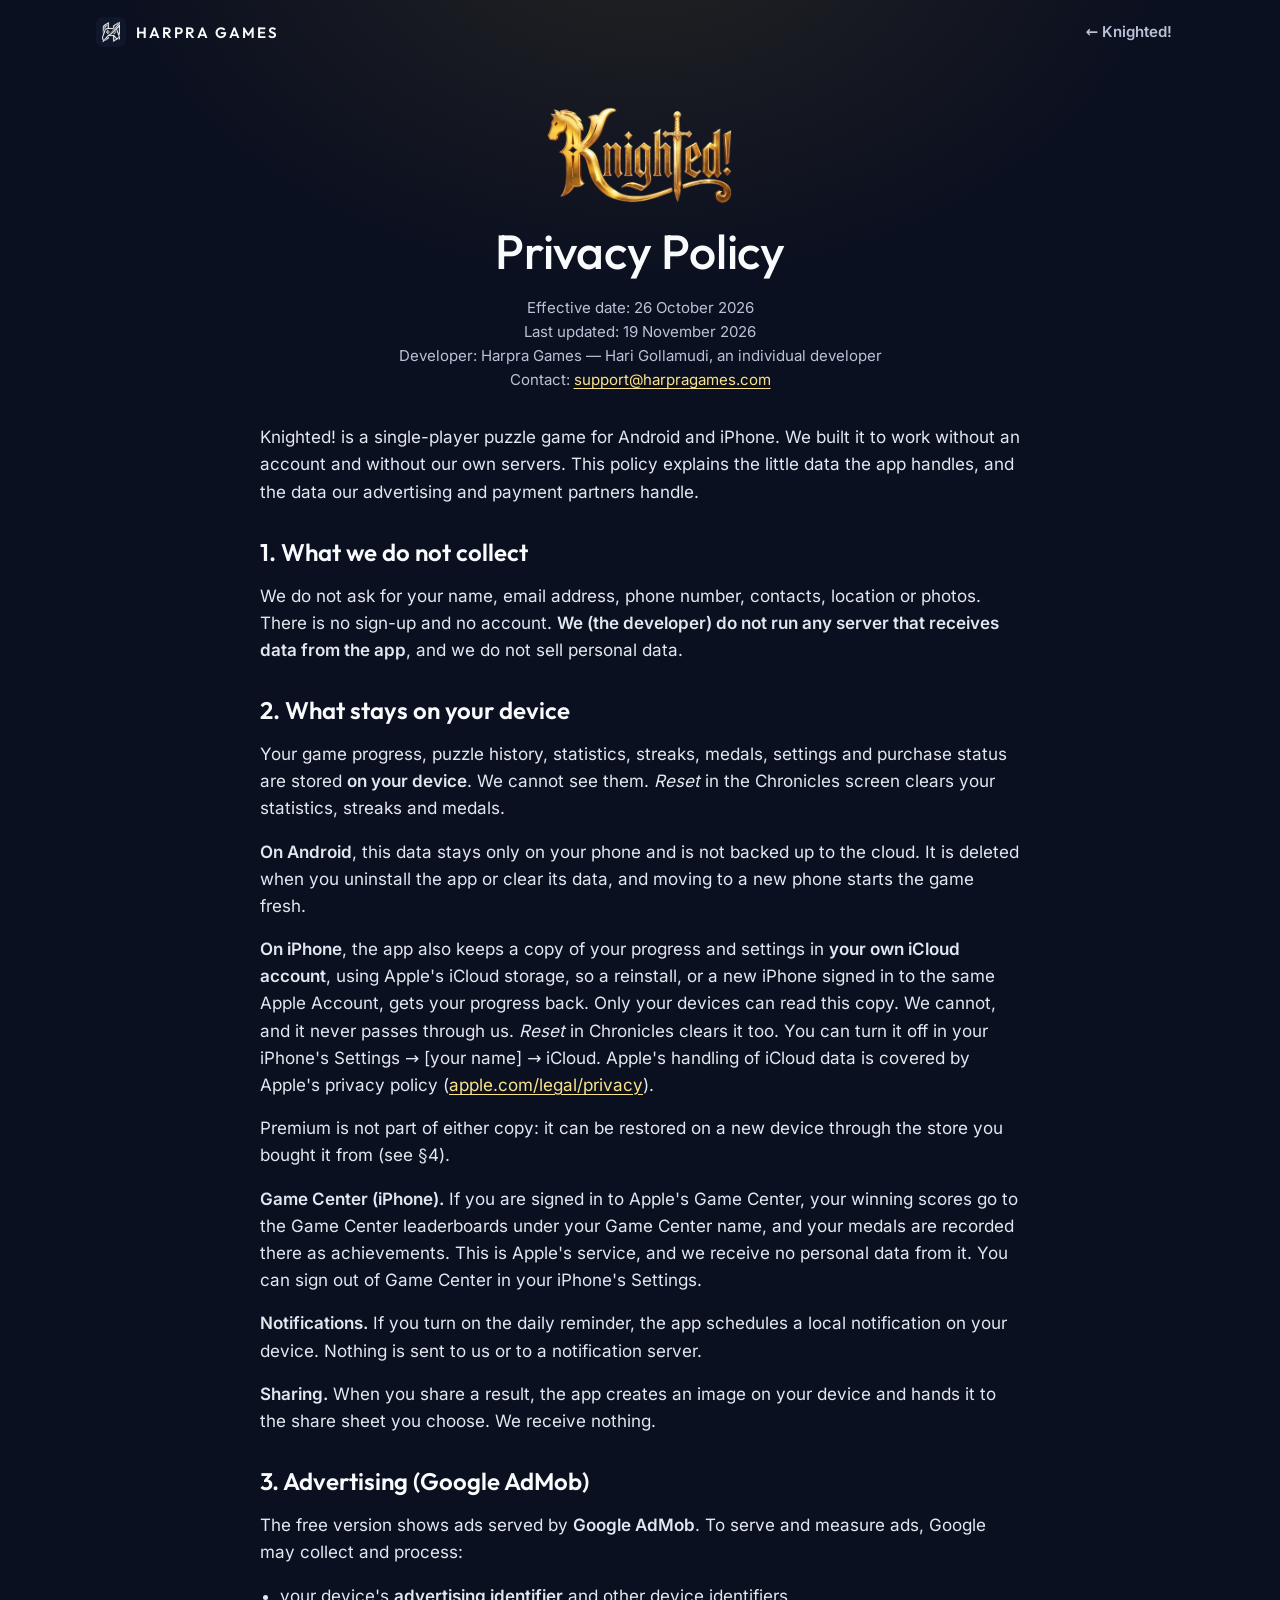
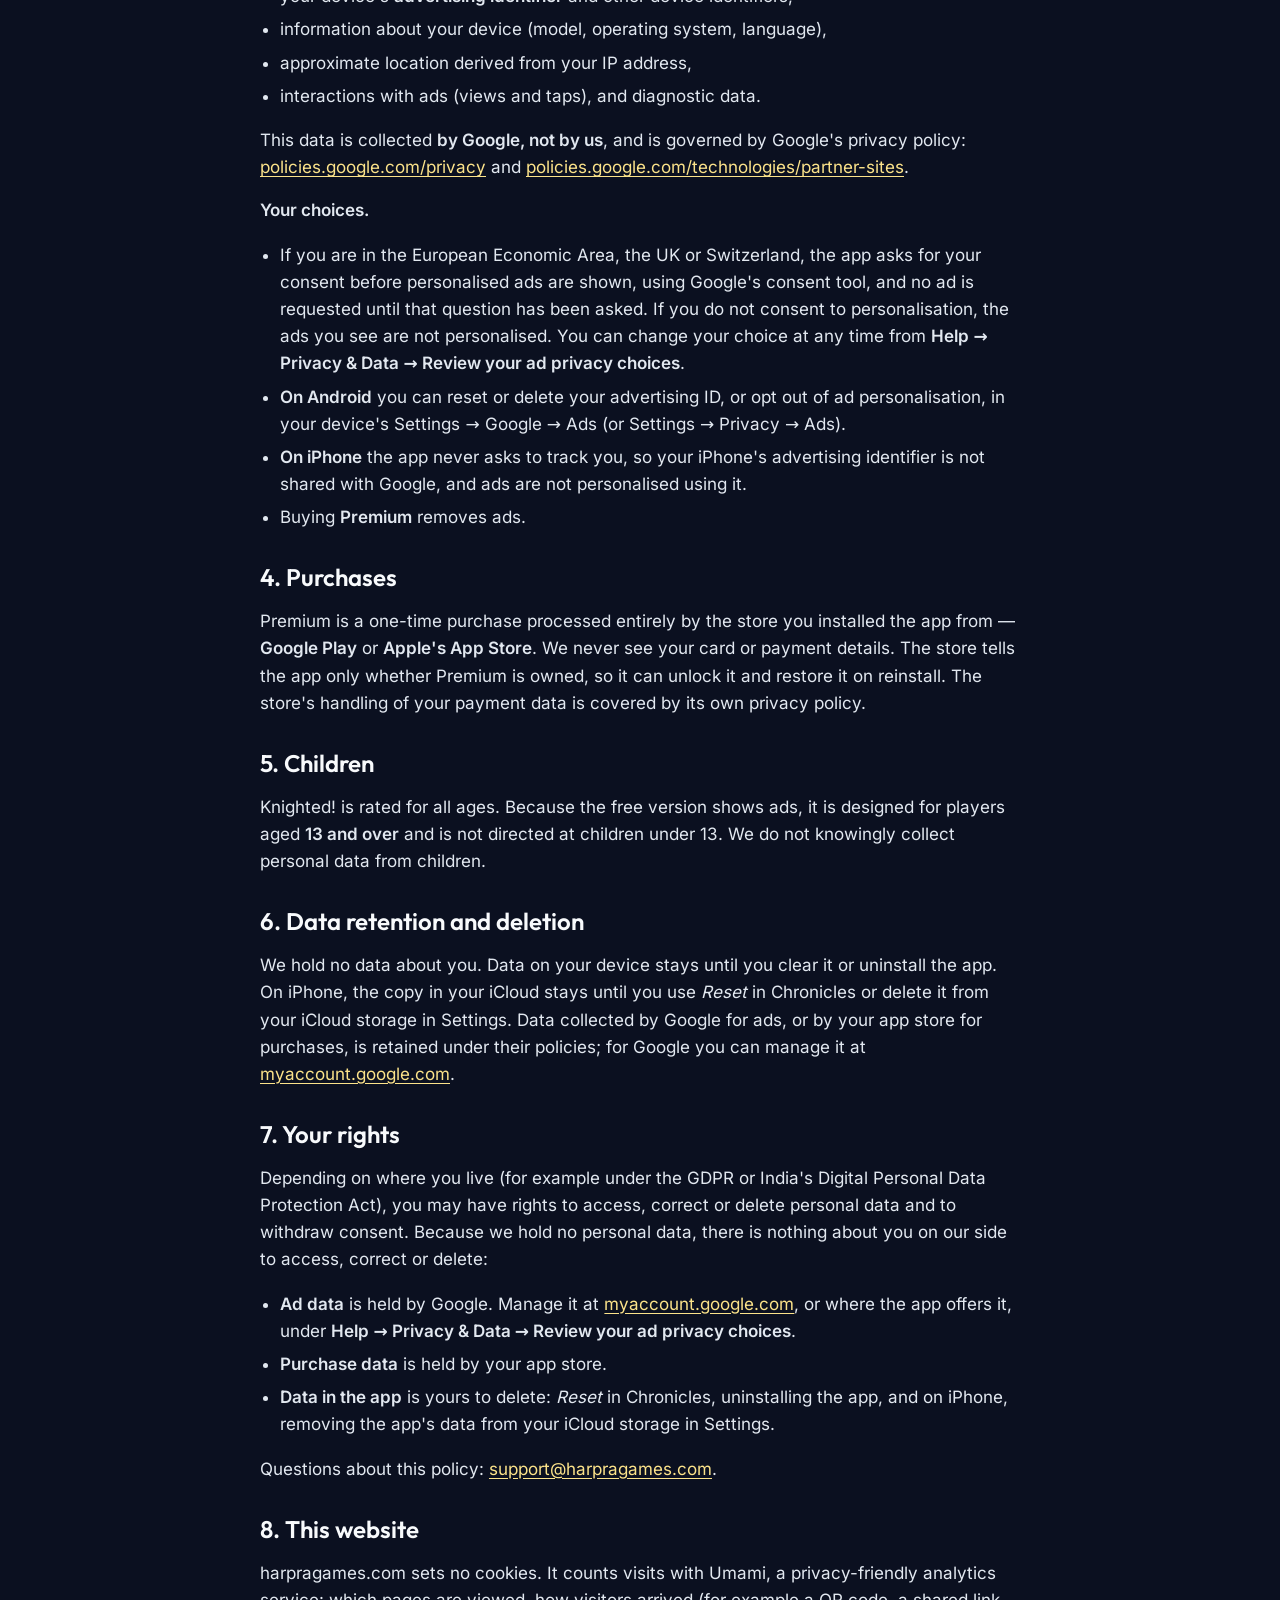
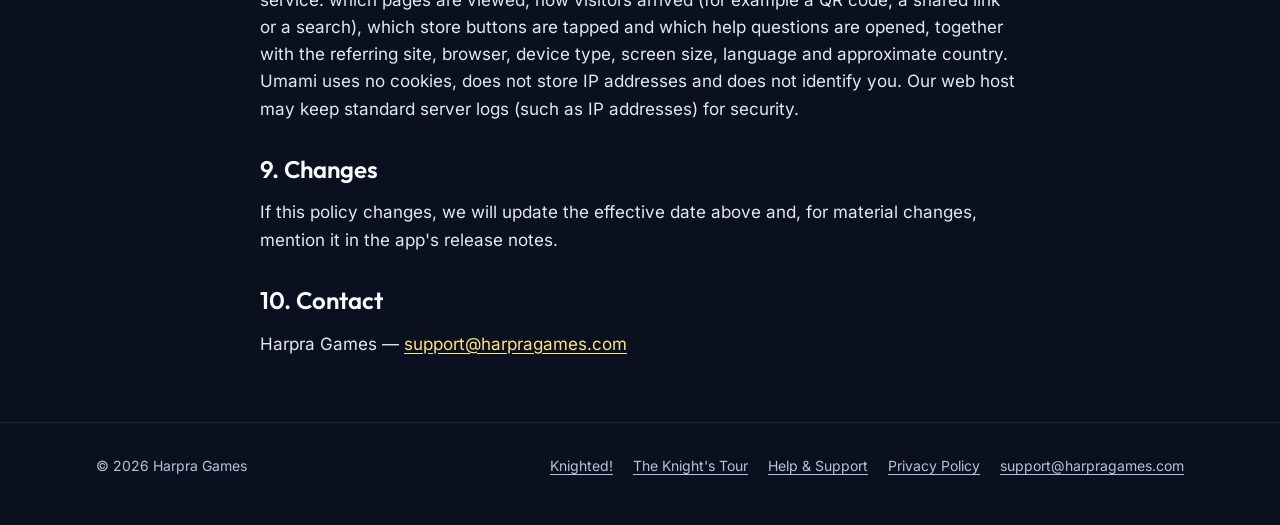
<file: knighted/privacy.html>
<!doctype html>
<html lang="en">
<head>
<meta charset="utf-8">
<meta name="viewport" content="width=device-width, initial-scale=1">
<title>Knighted! Privacy Policy</title>
<link rel="icon" href="/knighted/favicon.ico" sizes="any">
<link rel="icon" href="/knighted/favicon.svg" type="image/svg+xml">
<link rel="apple-touch-icon" href="/knighted/apple-touch-icon.png">
<meta name="description" content="How Knighted! handles your data: no account, no server of ours, progress kept on your phone (on iPhone, also in your own iCloud); ads by Google AdMob; purchases through your app store.">
<!-- SEO and link previews (2026-10-26): one canonical address per page; the
     preview image and text WhatsApp, Facebook, X and others show for a link. -->
<link rel="canonical" href="https://harpragames.com/knighted/privacy">
<meta property="og:type" content="website">
<meta property="og:site_name" content="Harpra Games">
<meta property="og:url" content="https://harpragames.com/knighted/privacy">
<meta property="og:title" content="Knighted! Privacy Policy">
<meta property="og:description" content="How Knighted! handles your data: no account, no server of ours, progress kept on your phone (on iPhone, also in your own iCloud); ads by Google AdMob; purchases through your app store.">
<meta property="og:image" content="https://harpragames.com/knighted/og-knighted.jpg">
<meta property="og:image:width" content="1200">
<meta property="og:image:height" content="630">
<meta property="og:image:alt" content="Knighted!: one knight, 64 squares, no square twice.">
<meta name="twitter:card" content="summary_large_image">
<meta name="theme-color" content="#0b1020">
<link rel="stylesheet" href="/site.css">
</head>
<body>
<!--
  The hosted policy. Source draft and owner checklist: docs/PRIVACY_POLICY.md
  in the game repo -- change both together. This version is written for BOTH
  stores (Google Play and the App Store), so it does not need rewriting when
  the iPhone app ships. Fill every [[...]] before publishing; the in-app
  Guide -> Privacy & Data tiles must agree with it.
-->
<header class="site-header">
    <div class="wrap">
        <a class="brand" href="/"><img src="/brand/harpra-icon-180.png" alt="" width="30" height="30"><span>Harpra Games</span></a>
        <!-- One way up: back to the Knighted! page (Help and Privacy are in the footer). -->
        <nav class="site-nav" aria-label="Main"><a href="/getknighted">&larr; Knighted!</a></nav>
    </div>
</header>
<main>
<article class="doc">
    <div class="doc-head">
    <img src="/knighted/knighted-logo.webp" alt="Knighted!" width="200" height="111">
    <h1>Privacy Policy</h1>
    <p class="meta">Effective date: 26 October 2026<br>
    Last updated: 19 November 2026<br>
    Developer: Harpra Games — Hari Gollamudi, an individual developer<br>
    Contact: <a href="mailto:support@harpragames.com">support@harpragames.com</a></p>
    </div>

    <p>Knighted! is a single-player puzzle game for Android and iPhone. We built it to work without an account and without our own servers. This policy explains the little data the app handles, and the data our advertising and payment partners handle.</p>

    <h2>1. What we do not collect</h2>
    <p>We do not ask for your name, email address, phone number, contacts, location or photos. There is no sign-up and no account. <b>We (the developer) do not run any server that receives data from the app</b>, and we do not sell personal data.</p>

    <h2>2. What stays on your device</h2>
    <p>Your game progress, puzzle history, statistics, streaks, medals, settings and purchase status are stored <b>on your device</b>. We cannot see them. <i>Reset</i> in the Chronicles screen clears your statistics, streaks and medals.</p>
    <p><b>On Android</b>, this data stays only on your phone and is not backed up to the cloud. It is deleted when you uninstall the app or clear its data, and moving to a new phone starts the game fresh.</p>
    <p><b>On iPhone</b>, the app also keeps a copy of your progress and settings in <b>your own iCloud account</b>, using Apple's iCloud storage, so a reinstall, or a new iPhone signed in to the same Apple Account, gets your progress back. Only your devices can read this copy. We cannot, and it never passes through us. <i>Reset</i> in Chronicles clears it too. You can turn it off in your iPhone's Settings → [your name] → iCloud. Apple's handling of iCloud data is covered by Apple's privacy policy (<a href="https://www.apple.com/legal/privacy/">apple.com/legal/privacy</a>).</p>
    <p>Premium is not part of either copy: it can be restored on a new device through the store you bought it from (see §4).</p>
    <p><b>Game Center (iPhone).</b> If you are signed in to Apple's Game Center, your winning scores go to the Game Center leaderboards under your Game Center name, and your medals are recorded there as achievements. This is Apple's service, and we receive no personal data from it. You can sign out of Game Center in your iPhone's Settings.</p>
    <p><b>Notifications.</b> If you turn on the daily reminder, the app schedules a local notification on your device. Nothing is sent to us or to a notification server.</p>
    <p><b>Sharing.</b> When you share a result, the app creates an image on your device and hands it to the share sheet you choose. We receive nothing.</p>

    <h2>3. Advertising (Google AdMob)</h2>
    <p>The free version shows ads served by <b>Google AdMob</b>. To serve and measure ads, Google may collect and process:</p>
    <ul>
        <li>your device's <b>advertising identifier</b> and other device identifiers,</li>
        <li>information about your device (model, operating system, language),</li>
        <li>approximate location derived from your IP address,</li>
        <li>interactions with ads (views and taps), and diagnostic data.</li>
    </ul>
    <p>This data is collected <b>by Google, not by us</b>, and is governed by Google's privacy policy: <a href="https://policies.google.com/privacy">policies.google.com/privacy</a> and <a href="https://policies.google.com/technologies/partner-sites">policies.google.com/technologies/partner-sites</a>.</p>
    <p><b>Your choices.</b></p>
    <ul>
        <li>If you are in the European Economic Area, the UK or Switzerland, the app asks for your consent before personalised ads are shown, using Google's consent tool, and no ad is requested until that question has been asked. If you do not consent to personalisation, the ads you see are not personalised. You can change your choice at any time from <b>Help → Privacy &amp; Data → Review your ad privacy choices</b>.</li>
        <li><b>On Android</b> you can reset or delete your advertising ID, or opt out of ad personalisation, in your device's Settings → Google → Ads (or Settings → Privacy → Ads).</li>
        <li><b>On iPhone</b> the app never asks to track you, so your iPhone's advertising identifier is not shared with Google, and ads are not personalised using it.</li>
        <li>Buying <b>Premium</b> removes ads.</li>
    </ul>

    <h2>4. Purchases</h2>
    <p>Premium is a one-time purchase processed entirely by the store you installed the app from — <b>Google Play</b> or <b>Apple's App Store</b>. We never see your card or payment details. The store tells the app only whether Premium is owned, so it can unlock it and restore it on reinstall. The store's handling of your payment data is covered by its own privacy policy.</p>

    <h2>5. Children</h2>
    <p>Knighted! is rated for all ages. Because the free version shows ads, it is designed for players aged <b>13 and over</b> and is not directed at children under 13. We do not knowingly collect personal data from children.</p>

    <h2>6. Data retention and deletion</h2>
    <p>We hold no data about you. Data on your device stays until you clear it or uninstall the app. On iPhone, the copy in your iCloud stays until you use <i>Reset</i> in Chronicles or delete it from your iCloud storage in Settings. Data collected by Google for ads, or by your app store for purchases, is retained under their policies; for Google you can manage it at <a href="https://myaccount.google.com">myaccount.google.com</a>.</p>

    <h2>7. Your rights</h2>
    <p>Depending on where you live (for example under the GDPR or India's Digital Personal Data Protection Act), you may have rights to access, correct or delete personal data and to withdraw consent. Because we hold no personal data, there is nothing about you on our side to access, correct or delete:</p>
    <ul>
        <li><b>Ad data</b> is held by Google. Manage it at <a href="https://myaccount.google.com">myaccount.google.com</a>, or where the app offers it, under <b>Help → Privacy &amp; Data → Review your ad privacy choices</b>.</li>
        <li><b>Purchase data</b> is held by your app store.</li>
        <li><b>Data in the app</b> is yours to delete: <i>Reset</i> in Chronicles, uninstalling the app, and on iPhone, removing the app's data from your iCloud storage in Settings.</li>
    </ul>
    <p>Questions about this policy: <a href="mailto:support@harpragames.com">support@harpragames.com</a>.</p>

    <h2>8. This website</h2>
    <p>harpragames.com sets no cookies. It counts visits with Umami, a privacy-friendly analytics service: which pages are viewed, how visitors arrived (for example a QR code, a shared link or a search), which store buttons are tapped and which help questions are opened, together with the referring site, browser, device type, screen size, language and approximate country. Umami uses no cookies, does not store IP addresses and does not identify you. Our web host may keep standard server logs (such as IP addresses) for security.</p>

    <h2>9. Changes</h2>
    <p>If this policy changes, we will update the effective date above and, for material changes, mention it in the app's release notes.</p>

    <h2>10. Contact</h2>
    <p>Harpra Games — <a href="mailto:support@harpragames.com">support@harpragames.com</a></p>
</article>
</main>
<footer class="site-footer">
    <div class="wrap">
        <span>© 2026 Harpra Games</span>
        <nav aria-label="Footer"><a href="/getknighted">Knighted!</a><a href="/knighted/knights-tour">The Knight's Tour</a><a href="/knighted/support">Help &amp; Support</a><a href="/knighted/privacy" aria-current="page">Privacy Policy</a><a href="mailto:support@harpragames.com">support@harpragames.com</a></nav>
    </div>
</footer>
<script src="/analytics.js"></script>
</body>
</html>
</file>
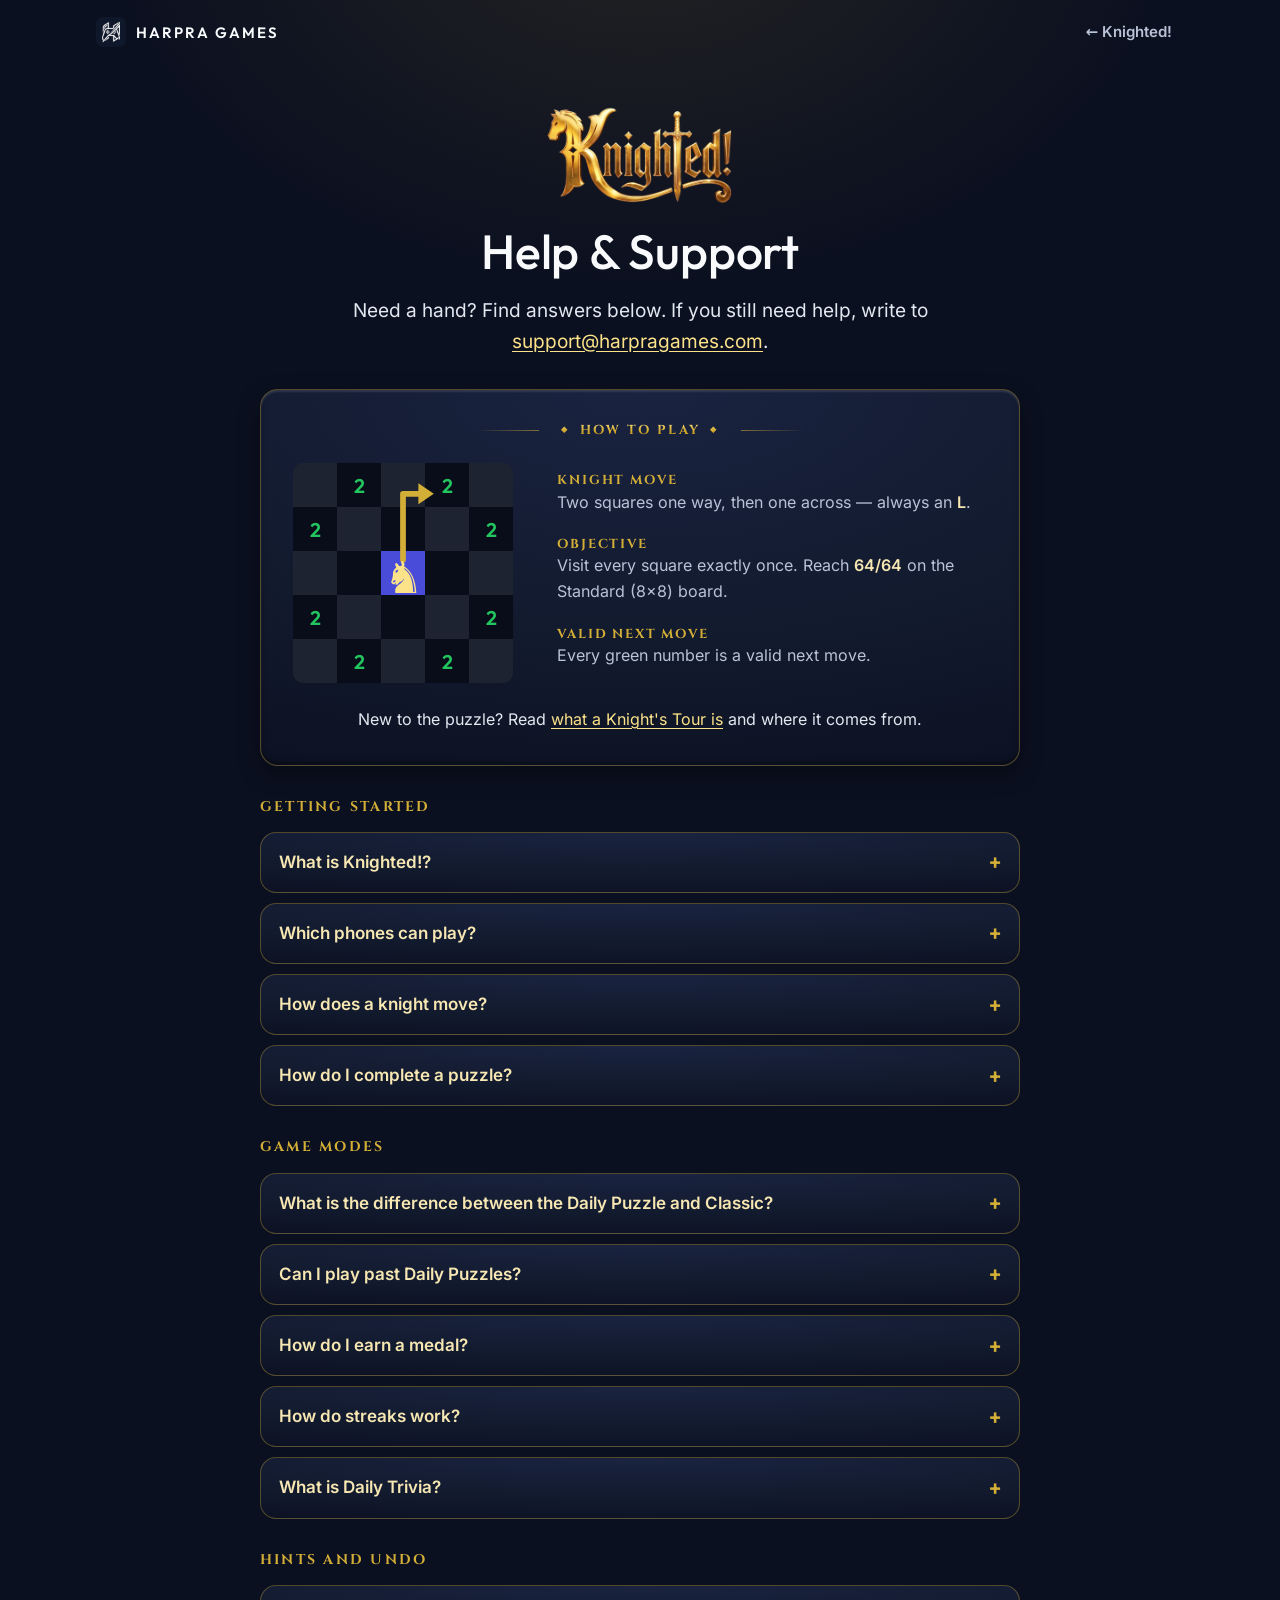
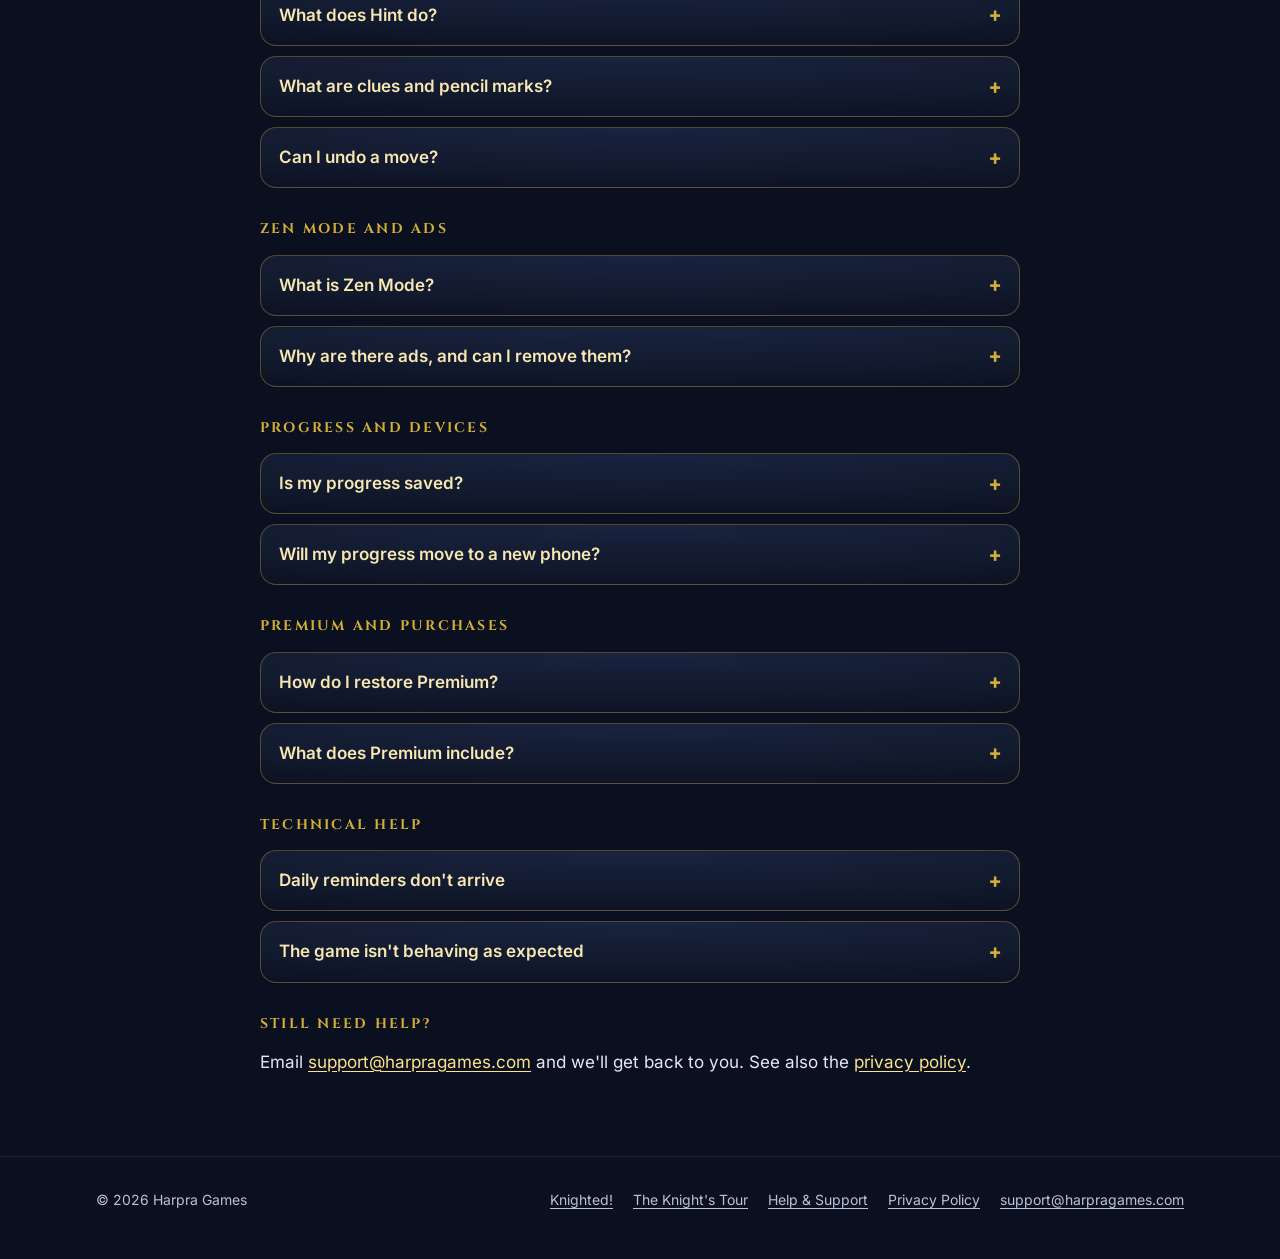
<file: knighted/support.html>
<!doctype html>
<html lang="en">
<head>
<meta charset="utf-8">
<meta name="viewport" content="width=device-width, initial-scale=1">
<title>Knighted! Help &amp; Support — How to Play the Knight's Tour Puzzle</title>
<meta name="description" content="Answers to common questions about Knighted!: how to play, the Daily Puzzle, hints, undos, saving progress and restoring Premium.">
<!-- SEO and link previews (2026-10-26): one canonical address per page; the
     preview image and text WhatsApp, Facebook, X and others show for a link. -->
<link rel="canonical" href="https://harpragames.com/knighted/support">
<meta property="og:type" content="website">
<meta property="og:site_name" content="Harpra Games">
<meta property="og:url" content="https://harpragames.com/knighted/support">
<meta property="og:title" content="Knighted! Help &amp; Support">
<meta property="og:description" content="Answers to common questions about Knighted!: how to play, the Daily Puzzle, hints, undos, saving progress and restoring Premium.">
<meta property="og:image" content="https://harpragames.com/knighted/og-knighted.jpg">
<meta property="og:image:width" content="1200">
<meta property="og:image:height" content="630">
<meta property="og:image:alt" content="Knighted!: one knight, 64 squares, no square twice.">
<meta name="twitter:card" content="summary_large_image">
<meta name="theme-color" content="#0b1020">
<link rel="icon" href="/knighted/favicon.ico" sizes="any">
<link rel="icon" href="/knighted/favicon.svg" type="image/svg+xml">
<link rel="apple-touch-icon" href="/knighted/apple-touch-icon.png">
<link rel="stylesheet" href="/site.css">
</head>
<body>
<!--
  Every answer here is checked against the app (2026-10-25): undos and checks
  from ECONOMY in src/state.js (8 undos and 2 free checks per game), the Hint
  menu from docs/SOLVE_HELP_FLOW.md (Check your path "finds where the path
  stops working"; Guide me and Show me take an ad for a free player), medals
  from src/stats.js (solve a level's Daily once), streaks same-day only
  (knighted_daily_ontime), past days from src/calendar.js (an ad unlocks more
  days of puzzles or trivia for 24 hours; Premium unlocks them all), clues
  (press and hold; every reveal an ad, ECONOMY.FREE_REVEALS 0), Zen (4 free
  uses, an ad renews 4), board sizes (src/boardsetup.js PRO_SIZES 10 and 12;
  obstacles free). Change the app, change this page.
-->
<header class="site-header">
    <div class="wrap">
        <a class="brand" href="/"><img src="/brand/harpra-icon-180.png" alt="" width="30" height="30"><span>Harpra Games</span></a>
        <!-- One way up: back to the Knighted! page (Help and Privacy are in the footer). -->
        <nav class="site-nav" aria-label="Main"><a href="/getknighted">&larr; Knighted!</a></nav>
    </div>
</header>

<main>
<article class="doc">
    <div class="doc-head">
        <img src="/knighted/knighted-logo.webp" alt="Knighted!" width="200" height="111">
        <h1>Help &amp; Support</h1>
        <p class="lede">Need a hand? Find answers below. If you still need help, write to <a href="mailto:support@harpragames.com">support@harpragames.com</a>.</p>
    </div>

    <!-- HOW TO PLAY: the app's own Guide → How to Play tiles, word for word,
         and its Knight Move diagram (index.html .gd-board: the same 5x5 board,
         squares, indigo knight square, green move numbers and gold L). On the
         site the L draws itself and the knight makes the jump; still for
         anyone who asks for reduced motion. -->
    <section class="card howto" aria-labelledby="h-howto">
        <h2 class="band" id="h-howto"><span>How to play</span></h2>
        <div class="howto-grid">
            <svg class="knight-demo" viewBox="0 0 100 100" role="img" aria-labelledby="kd-title">
                <title id="kd-title">A knight in the middle of a 5 by 5 board jumps two squares up and one across. The eight squares it can reach are numbered 2, in green.</title>
                <rect width="100" height="100" class="kd-ground"/>
                <g class="kd-light">
                    <rect x="0" y="0" width="20" height="20"/><rect x="40" y="0" width="20" height="20"/><rect x="80" y="0" width="20" height="20"/>
                    <rect x="20" y="20" width="20" height="20"/><rect x="60" y="20" width="20" height="20"/>
                    <rect x="0" y="40" width="20" height="20"/><rect x="40" y="40" width="20" height="20"/><rect x="80" y="40" width="20" height="20"/>
                    <rect x="20" y="60" width="20" height="20"/><rect x="60" y="60" width="20" height="20"/>
                    <rect x="0" y="80" width="20" height="20"/><rect x="40" y="80" width="20" height="20"/><rect x="80" y="80" width="20" height="20"/>
                </g>
                <g class="kd-dark">
                    <rect x="20" y="0" width="20" height="20"/><rect x="60" y="0" width="20" height="20"/>
                    <rect x="0" y="20" width="20" height="20"/><rect x="40" y="20" width="20" height="20"/><rect x="80" y="20" width="20" height="20"/>
                    <rect x="20" y="40" width="20" height="20"/><rect x="60" y="40" width="20" height="20"/>
                    <rect x="0" y="60" width="20" height="20"/><rect x="40" y="60" width="20" height="20"/><rect x="80" y="60" width="20" height="20"/>
                    <rect x="20" y="80" width="20" height="20"/><rect x="60" y="80" width="20" height="20"/>
                </g>
                <rect class="kd-played" x="40" y="40" width="20" height="20"/>
                <g class="kd-num">
                    <text x="30" y="10">2</text><text x="70" y="10">2</text>
                    <text x="10" y="30">2</text><text x="90" y="30">2</text>
                    <text x="10" y="70">2</text><text x="90" y="70">2</text>
                    <text x="30" y="90">2</text><text x="70" y="90">2</text>
                </g>
                <path class="kd-path" d="M50 44 L50 14 L57 14"/>
                <path class="kd-tip" d="M57 9.2 L64 14 L57 18.8 Z"/>
                <text class="kd-knight" x="50" y="52">&#x265E;&#xFE0E;</text>
            </svg>
            <ul class="howto-tiles">
                <li><strong>Knight Move</strong>Two squares one way, then one across — always an <b>L</b>.</li>
                <li><strong>Objective</strong>Visit every square exactly once. Reach <b>64/64</b> on the Standard (8×8) board.</li>
                <li><strong>Valid Next Move</strong>Every green number is a valid next move.</li>
            </ul>
            <!-- Not an app tile: the way to the puzzle's own page (2026-10-26). -->
            <p class="howto-more">New to the puzzle? Read <a href="/knighted/knights-tour">what a Knight's Tour is</a> and where it comes from.</p>
        </div>
    </section>

    <section class="faq-group faq">
        <h2>Getting started</h2>
        <details><summary>What is Knighted!?</summary><div class="answer">
            <p>A puzzle game built on the Knight's Tour: move a chess knight around the board and visit every square exactly once.</p></div></details>
        <details><summary>Which phones can play?</summary><div class="answer">
            <!-- AT LAUNCH: say where it is live (Google Play now, the App Store when it is). -->
            <p>Knighted! is coming soon to Android phones, on Google Play, and to iPhone, on the App Store. It is free to play.</p></div></details>
        <details><summary>How does a knight move?</summary><div class="answer">
            <p>In an L-shape: two squares in one direction, then one square to the side. The squares the knight can reach next are marked on the board.</p></div></details>
        <details><summary>How do I complete a puzzle?</summary><div class="answer">
            <p>Keep jumping until the knight has landed on every square once, without landing on any square twice. On the Daily Puzzle, numbered clues show which move lands where, and your tour must pass through them.</p></div></details>
    </section>

    <section class="faq-group faq">
        <h2>Game modes</h2>
        <details><summary>What is the difference between the Daily Puzzle and Classic?</summary><div class="answer">
            <p>The <strong>Daily Puzzle</strong> is one board a day, the same for every player, at five levels from Easy to Insane. It changes at midnight where you are.</p>
            <p><strong>Classic</strong> is free play, whenever you like: Free-form or Obstacle mode, on a 6×6 or 8×8 board, or 10×10 and 12×12 with Premium.</p></div></details>
        <details><summary>Can I play past Daily Puzzles?</summary><div class="answer">
            <p>Yes, from the calendar. A free player can watch a short ad to unlock more past days for 24 hours; the same goes for past trivia questions. Premium unlocks every past Daily Puzzle and trivia question for good.</p></div></details>
        <details><summary>How do I earn a medal?</summary><div class="answer">
            <p>Solve the Daily Puzzle at a level and you earn that level's medal: Squire (Easy), Cavalier (Medium), Paladin (Hard), Banneret (Expert) and Viceroy (Insane). Expert and Insane are part of Premium.</p></div></details>
        <details><summary>How do streaks work?</summary><div class="answer">
            <p>Solve the Daily Puzzle on its own day, day after day, and your streak grows. Puzzles played later from the calendar count as solved but don't mend a broken streak. Chronicles shows your current and best streak.</p></div></details>
        <details><summary>What is Daily Trivia?</summary><div class="answer">
            <p>A new question about chess and the knight every day, from the home screen. Pick an answer to see if you were right.</p></div></details>
    </section>

    <section class="faq-group faq">
        <h2>Hints and undo</h2>
        <details><summary>What does Hint do?</summary><div class="answer">
            <p>Hint offers three kinds of help. <strong>Check your path</strong> finds where your path stops working. <strong>Guide me</strong> points you to the right next move; on the Daily Puzzle it also shows why a wrong move fails. <strong>Show me</strong> plays out the solution.</p>
            <p>Every game comes with 2 free checks of your path. After those, and for Guide me and Show me, a short ad unlocks the help. Premium removes the ads and the limits.</p></div></details>
        <details><summary>What are clues and pencil marks?</summary><div class="answer">
            <p>On the Daily Puzzle, press and hold an empty square to pencil in a guess, or to reveal a clue. Pencil marks are free; each clue you reveal takes a short ad, and Premium reveals them without ads.</p></div></details>
        <details><summary>Can I undo a move?</summary><div class="answer">
            <p>Yes. You have 8 undos per game; after that, a short ad unlocks unlimited undos for that game. Premium has no undo limit.</p></div></details>
    </section>

    <section class="faq-group faq">
        <h2>Zen Mode and ads</h2>
        <details><summary>What is Zen Mode?</summary><div class="answer">
            <p>A calm, distraction-free way to play: the screen clears to the board, with small Undo and Redo buttons beside it. Tap <strong>Zen Mode</strong> on the game screen to start. You get 4 free uses; a short ad gives you 4 more, and Premium has no limit.</p></div></details>
        <details><summary>Why are there ads, and can I remove them?</summary><div class="answer">
            <p>Ads keep Knighted! free. Premium removes them on every screen, for good. Where the law requires it, you can review how ads use your data in the app under <strong>Help → Privacy &amp; Data → Review your ad privacy choices</strong>.</p></div></details>
    </section>

    <section class="faq-group faq">
        <h2>Progress and devices</h2>
        <details><summary>Is my progress saved?</summary><div class="answer">
            <p>Yes, on your phone. Your games, stats, streaks, medals and settings are kept on the device you play on. There is no account and no server of ours. On iPhone, a copy is also kept in your own iCloud, which only you can read.</p></div></details>
        <details><summary>Will my progress move to a new phone?</summary><div class="answer">
            <p class="callout"><strong>On iPhone, yes:</strong> a reinstall, or a new iPhone signed in to the same Apple Account with iCloud on, gets your progress back within a minute of the first launch.</p>
            <p class="callout"><strong>On Android, no:</strong> progress lives only on the phone you play on, so a new phone, or reinstalling the app, starts fresh.</p>
            <p>Premium is different: it belongs to your store account and can always be restored (below).</p></div></details>
    </section>

    <section class="faq-group faq">
        <h2>Premium and purchases</h2>
        <details><summary>How do I restore Premium?</summary><div class="answer">
            <p>Open <strong>Premium</strong> in the app and tap <strong>Restore Purchase</strong>. Use the same store account you bought it with.</p></div></details>
        <details><summary>What does Premium include?</summary><div class="answer">
            <p>No ads, Expert and Insane, every past Daily Puzzle and trivia question, bigger boards, all eight themes, no limits on hints, undos and Zen, and offline access. It is a one-time purchase, yours forever. <a href="/getknighted#h-premium">See everything Premium includes</a>.</p></div></details>
    </section>

    <section class="faq-group faq">
        <h2>Technical help</h2>
        <details><summary>Daily reminders don't arrive</summary><div class="answer">
            <p>Turn reminders on in <strong>Settings</strong>, then check that notifications for Knighted! are allowed in your phone's settings.</p></div></details>
        <details><summary>The game isn't behaving as expected</summary><div class="answer">
            <p>Close Knighted! fully and open it again, and make sure the app is up to date in your store. If ads keep failing to load, restarting the phone often helps.</p>
            <p class="callout">Don't clear the app's data or reinstall it to fix a problem: on Android that deletes your progress, which is stored only on your phone. Write to us first.</p></div></details>
    </section>

    <section class="faq-group">
        <h2>Still need help?</h2>
        <p>Email <a href="mailto:support@harpragames.com">support@harpragames.com</a> and we'll get back to you. See also the <a href="/knighted/privacy">privacy policy</a>.</p>
    </section>
</article>
</main>

<footer class="site-footer">
    <div class="wrap">
        <span>© 2026 Harpra Games</span>
        <nav aria-label="Footer"><a href="/getknighted">Knighted!</a><a href="/knighted/knights-tour">The Knight's Tour</a><a href="/knighted/support" aria-current="page">Help &amp; Support</a><a href="/knighted/privacy">Privacy Policy</a><a href="mailto:support@harpragames.com">support@harpragames.com</a></nav>
    </div>
</footer>
<script src="/analytics.js"></script>
</body>
</html>
</file>
<file: site.css>
/* Harpra Games site — one stylesheet for every page.
 *
 * THE APP IS THE SOURCE OF TRUTH. Every token below was read off the running
 * Knighted! app (Royal Night theme, 2026-10-25): the navy, the gold metal
 * gradient its titles are lettered in, the Cinzel capitals of its section
 * bands, the pillow-faced cards with a thin gold edge, the gold Upgrade
 * button. Change the app's look and these follow; do not invent new ones.
 * Fonts are self-hosted (site/fonts, copied from public/fonts); nothing is
 * fetched from another site.
 */
@font-face { font-family: 'Inter';  src: url('/fonts/inter-400-normal-latin.woff2') format('woff2');  font-weight: 400; font-display: swap; }
@font-face { font-family: 'Inter';  src: url('/fonts/inter-600-normal-latin.woff2') format('woff2');  font-weight: 600; font-display: swap; }
@font-face { font-family: 'Outfit'; src: url('/fonts/outfit-500-normal-latin.woff2') format('woff2'); font-weight: 500; font-display: swap; }
@font-face { font-family: 'Outfit'; src: url('/fonts/outfit-600-normal-latin.woff2') format('woff2'); font-weight: 600; font-display: swap; }
@font-face { font-family: 'Cinzel'; src: url('/fonts/cinzel-700-normal-latin.woff2') format('woff2'); font-weight: 700; font-display: swap; }
@font-face { font-family: 'Allura'; src: url('/fonts/allura-400-normal-latin.woff2') format('woff2'); font-weight: 400; font-display: swap; }  /* the app's script captions */

:root {
    /* colour -- the app's dark theme */
    --color-background: #0b1020;                 /* --bg-color */
    --color-surface: radial-gradient(130% 120% at 50% 0%, #1a2340 0%, #121a2e 55%, #0b1020 100%); /* --pill-face */
    --color-surface-flat: #121a2e;
    --color-surface-raised: #1a2340;
    --color-primary: #d4af37;                    /* --accent-gold */
    --color-primary-hover: #fce38a;
    --gold-gradient: linear-gradient(180deg, #fce38a 0%, #d4af37 45%, #b8860b 100%); /* --logo-gradient */
    --color-text-primary: #f8fafc;
    --color-text-secondary: #b9c2d6;             /* --text-secondary */
    --color-text-cream: #f7e7b2;                 /* --text-primary (the app's warm lede colour) */
    --color-ink-on-gold: #1c1403;                /* --premium-buy-ink */
    --color-border: rgba(255, 255, 255, 0.08);
    --color-border-accent: rgba(212, 175, 55, 0.35); /* --home2-card-border */
    --color-focus: #fce38a;
    /* type */
    --font-body: 'Inter', system-ui, -apple-system, 'Segoe UI', Roboto, sans-serif;
    --font-head: 'Outfit', 'Inter', system-ui, sans-serif;
    --font-label: 'Cinzel', Georgia, serif;
    /* shape */
    --radius-card: 18px;
    --radius-panel: 16px;
    --radius-button: 12px;
    --shadow-card: inset 0 2px 2px rgba(255, 255, 255, 0.12), inset 0 -3px 5px rgba(0, 0, 0, 0.35), 0 8px 22px rgba(0, 0, 0, 0.35);
    --shadow-shot: 0 16px 40px rgba(0, 0, 0, 0.5);
    /* space (multiples of 4/8) */
    --s1: 4px; --s2: 8px; --s3: 16px; --s4: 24px; --s5: 32px; --s6: 48px; --s7: 64px; --s8: 96px;
    --content: 1120px;
    color-scheme: dark;
}

* { box-sizing: border-box; }
html { -webkit-text-size-adjust: 100%; }
html, body { margin: 0; }
body {
    background:
        radial-gradient(60% 34rem at 50% -6rem, rgba(212, 175, 55, 0.12), transparent 70%),
        var(--color-background);
    color: var(--color-text-primary);
    font: 400 17px/1.6 var(--font-body);
    min-height: 100vh;
    display: flex; flex-direction: column;
    overflow-x: clip;
}
img { max-width: 100%; height: auto; }
a { color: var(--color-primary-hover); text-underline-offset: 3px; }
a:hover { color: #fff3c4; }
:focus-visible { outline: 2px solid var(--color-focus); outline-offset: 3px; border-radius: 4px; }
.wrap { width: 100%; max-width: var(--content); margin: 0 auto; padding: 0 16px; }
.sr-only { position: absolute; width: 1px; height: 1px; overflow: hidden; clip: rect(0 0 0 0); white-space: nowrap; }
.hidden { display: none !important; }

/* ── Type ─────────────────────────────────────────────────────────────── */
h1, h2, h3 { font-family: var(--font-head); font-weight: 600; line-height: 1.2; margin: 0 0 var(--s3); }
h1 { font-size: clamp(30px, 6.5vw, 48px); font-weight: 500; letter-spacing: -0.005em; }
h2 { font-size: clamp(24px, 4.6vw, 32px); }
h3 { font-size: clamp(18px, 3.4vw, 21px); }
p { margin: 0 0 var(--s3); }
.lede { font-size: clamp(17px, 2.6vw, 19px); color: var(--color-text-cream); }
.muted { color: var(--color-text-secondary); }
.small { font-size: 15px; }
/* Gold metal lettering, as the app's titles (background-clip: text). */
.gold { background: var(--gold-gradient); -webkit-background-clip: text; background-clip: text; color: transparent; -webkit-text-fill-color: transparent; }
/* The app's section band: Cinzel capitals between diamonds (— ◆ TEXT ◆ —). */
.band {
    display: flex; align-items: center; justify-content: center; gap: 12px;
    font: 700 13px/1.3 var(--font-label); letter-spacing: 0.18em; text-transform: uppercase;
    margin: 0 0 var(--s4);
}
.band span { background: var(--gold-gradient); -webkit-background-clip: text; background-clip: text; color: transparent; white-space: nowrap; }
.band::before, .band::after { content: ""; height: 1px; flex: 0 1 64px; min-width: 0; background: linear-gradient(90deg, transparent, rgba(212, 175, 55, 0.55)); }
.band::after { transform: scaleX(-1); }
.band span::before, .band span::after { content: "◆"; font-size: 8px; padding: 0 10px; vertical-align: 2px; }
.band.left { justify-content: flex-start; }
/* Phones: a long band ("A puzzle with more to explore") may not fit on one line
   with its letter-spacing and side rules, so it drops the rules, tightens and wraps. */
@media (max-width: 480px) {
    .band { letter-spacing: 0.1em; font-size: 12px; }
    .band::before, .band::after { display: none; }
    .band span { white-space: normal; text-align: center; text-wrap: balance; }   /* two even lines, never one word alone */
}
.band.left::before { display: none; }

/* ── Buttons ──────────────────────────────────────────────────────────── */
.btn {
    display: inline-flex; align-items: center; justify-content: center; gap: 10px;
    min-height: 52px; padding: 12px 22px; border-radius: var(--radius-button);
    font: 600 17px/1.2 var(--font-head); letter-spacing: 0.01em;
    text-decoration: none; cursor: pointer; transition: filter 0.15s ease, transform 0.15s ease, border-color 0.15s ease;
}
.btn-primary { background: var(--gold-gradient); color: var(--color-ink-on-gold); box-shadow: 0 3px 12px rgba(0, 0, 0, 0.4); }
.btn-primary:hover { color: var(--color-ink-on-gold); filter: brightness(1.07); }
.btn-primary:active { transform: translateY(1px); filter: brightness(0.95); }
.btn-secondary { background: var(--color-surface); color: var(--color-text-cream); border: 1px solid var(--color-border-accent); box-shadow: var(--shadow-card); }
.btn-secondary:hover { color: #fff3c4; border-color: rgba(212, 175, 55, 0.7); }
.btn-row { display: flex; flex-wrap: wrap; gap: 12px; }
.store-note { font-size: 14px; color: var(--color-text-secondary); margin: 10px 0 0; }

/* ── Header and footer ────────────────────────────────────────────────── */
.site-header .wrap { display: flex; align-items: center; justify-content: space-between; gap: 16px; min-height: 64px; }
.brand { display: inline-flex; align-items: center; gap: 10px; text-decoration: none; color: var(--color-text-primary); }
.brand img { width: 30px; height: 30px; border-radius: 7px; }
.brand span { font: 600 15px/1 var(--font-head); letter-spacing: 0.14em; text-transform: uppercase; }
.site-nav { display: flex; gap: 4px; }
.site-nav a { padding: 10px 12px; border-radius: 10px; color: var(--color-text-secondary); text-decoration: none; font-weight: 600; font-size: 15px; }
.site-nav a:hover, .site-nav a[aria-current="page"] { color: var(--color-text-cream); background: rgba(255, 255, 255, 0.04); }
.site-footer { margin-top: auto; border-top: 1px solid var(--color-border); padding: var(--s5) 0 var(--s6); font-size: 14px; color: var(--color-text-secondary); }
.site-footer .wrap { display: flex; flex-wrap: wrap; gap: 12px 28px; align-items: center; justify-content: space-between; }
.site-footer nav { display: flex; flex-wrap: wrap; gap: 8px 20px; }
.site-footer a { color: var(--color-text-secondary); }
.site-footer a:hover { color: var(--color-text-cream); }

/* ── Sections ─────────────────────────────────────────────────────────── */
main { flex: 1; }
.section { padding: var(--s6) 0; }
.section-tight { padding: var(--s5) 0; }
.center { text-align: center; }
.measure { max-width: 64ch; margin-left: auto; margin-right: auto; }

/* Hero: text and the app side by side on wide screens, stacked on phones. */
.hero { padding: var(--s5) 0 var(--s6); }
.hero .wrap { display: grid; gap: var(--s5); align-items: center; }
.hero-copy { text-align: center; }
.hero-copy .btn-row { justify-content: center; }
.hero-art { display: flex; justify-content: center; }
@media (min-width: 880px) {
    .hero { padding: var(--s6) 0 var(--s7); }
    .hero .wrap { grid-template-columns: 1.15fr 0.85fr; gap: var(--s6); }
    .hero-copy { text-align: left; }
    .hero-copy .btn-row { justify-content: flex-start; }
}
.eyebrow { font: 700 13px/1.3 var(--font-label); letter-spacing: 0.2em; text-transform: uppercase; color: var(--color-primary); margin: 0 0 var(--s3); }
.wordmark { display: block; width: min(100%, 420px); height: auto; margin: 0 auto var(--s3); filter: drop-shadow(0 6px 18px rgba(0, 0, 0, 0.45)); }
@media (min-width: 880px) { .hero-copy .wordmark { margin-left: 0; } }

/* Home 1 -- the studio: the Harpra Games logo as the app's splash shows it
   (index.html #splash-logo), with the promise and the philosophy beneath it. */
.studio { padding: var(--s6) 0 var(--s6); }   /* no header above it: the logo opens the page */
.studio h1 { margin: var(--s4) 0 var(--s3); }
/* The app's ornament without words: gold rule, diamond, gold rule (as on the
   section bands), between the studio logo and its promise. */
.ornament { display: flex; align-items: center; justify-content: center; gap: 12px; margin: var(--s4) auto 0; color: var(--color-primary); }
.ornament::before, .ornament::after { content: ""; height: 1px; width: 72px; background: linear-gradient(90deg, transparent, rgba(212, 175, 55, 0.7)); }
.ornament::after { transform: scaleX(-1); }
.ornament span { font-size: 9px; line-height: 1; }
.studio .lede { margin-bottom: 0; }
.studio-logo {
    display: inline-block; width: 148px; max-width: 38vw; height: auto;
    filter: drop-shadow(0 10px 25px rgba(255, 255, 255, 0.15));
    animation: studio-in 1.2s cubic-bezier(0.25, 1, 0.5, 1) both;
}
@keyframes studio-in { from { opacity: 0; transform: scale(0.8); } to { opacity: 1; transform: none; } }

/* Home 2 -- the featured game: Knighted!, introduced once, beside its board. */
.featured { padding-bottom: var(--s5); }
/* minmax(0, 1fr) and min-width: 0, not the default "auto": a grid column
   otherwise grows to its widest content (the cards' text, the 300px
   wordmark) and spills past the box on a phone -- hidden by the page's
   overflow-x: clip, so it looked cut off rather than scrolling. */
.featured-card { display: grid; grid-template-columns: minmax(0, 1fr); gap: var(--s5); align-items: center; padding: var(--s5) var(--s4); text-align: center; }
.featured-card > * { min-width: 0; }
.featured-copy .wordmark { width: min(100%, 300px); margin: 0 auto var(--s2); }
/* .featured-card is a .card too, whose generic paragraph rule would shrink these. */
.featured-card .featured-tag { font: 600 clamp(22px, 3.6vw, 32px)/1.2 var(--font-head); color: var(--color-text-primary); margin: 0 0 var(--s2); }
.featured-card .featured-copy > p.muted { font-size: 17px; }
/* The gold half on its own line at every size, never split mid-phrase. */
.featured-tag .gold, .hero-copy h1 .gold { display: block; }
.featured-card .store-note { font-size: 14px; margin-top: 10px; }
.how-learn { text-align: center; font-size: 16px; color: var(--color-text-secondary); margin: var(--s5) 0 0; }
.featured-copy .btn-row { justify-content: center; margin-top: var(--s4); }
.featured-art { display: flex; justify-content: center; }
.featured-art .shot { width: min(66vw, 270px); }
@media (min-width: 880px) {
    /* The copy starts near the card's top edge instead of floating mid-card
       beside the tall screenshot; the space it frees goes between its lines. */
    .featured-card { grid-template-columns: minmax(0, 1.2fr) minmax(0, 0.8fr); padding: var(--s5) var(--s6); text-align: left; align-items: start; }
    .featured-copy { padding-top: var(--s2); }
    .featured-copy .eyebrow { margin-bottom: var(--s2); }
    .featured-copy .wordmark { margin-bottom: var(--s3); }
    .featured-card .featured-tag { margin-bottom: var(--s3); }
    .featured-copy .btn-row { margin-top: var(--s5); }
    .featured-copy .wordmark { margin-left: 0; }
    .featured-copy .btn-row { justify-content: flex-start; }
}

/* ...and, inside the same box, why it's fun and the invitation: full width
   under a fine gold rule, the three cards quieter than the box they sit in. */
.featured-more { grid-column: 1 / -1; border-top: 1px solid rgba(212, 175, 55, 0.22); padding-top: var(--s5); text-align: center; }
.featured-more .band { margin-bottom: var(--s4); }
.featured-more .grid { text-align: left; }
.featured-more .card { background: rgba(255, 255, 255, 0.03); box-shadow: none; border-color: rgba(212, 175, 55, 0.2); }
.featured-next { margin-top: var(--s5); }
.featured-card .featured-next .featured-next-q { font: 500 clamp(22px, 3.6vw, 28px)/1.2 var(--font-head); color: var(--color-text-primary); margin: 0 0 var(--s3); }
.featured-next .btn-row { justify-content: center; }
.featured { padding-bottom: var(--s6); }

/* A screenshot from the app, in a quiet phone-shaped frame. */
.shot { display: block; border-radius: 26px; border: 3px solid #26304a; box-shadow: var(--shadow-shot); background: #0b1020; }
.hero-art .shot { width: min(78vw, 320px); }
@media (min-width: 880px) { .hero-art .shot { width: 280px; } }

/* Cards: the app's pillow face with a thin gold edge. */
.card { background: var(--color-surface); border: 1px solid var(--color-border-accent); border-radius: var(--radius-card); box-shadow: var(--shadow-card); padding: var(--s4); }
.grid { display: grid; gap: var(--s3); }
@media (min-width: 720px) { .grid-2 { grid-template-columns: repeat(2, 1fr); } .grid-3 { grid-template-columns: repeat(3, 1fr); } .grid-4 { grid-template-columns: repeat(4, 1fr); } }
.card h3 { margin-bottom: var(--s2); }
.card p { color: var(--color-text-secondary); margin: 0; font-size: 16px; }
/* Card icons: the app's gold-ringed line icons (as on its Premium tiles), not medal art. */
.card .card-ico { margin-bottom: var(--s3); }
.perk-ico.glyph { font: 26px/1 sans-serif; padding-bottom: 2px; }

/* The swipeable row of screenshots. */
.gallery {
    display: flex; gap: 20px; overflow-x: auto; scroll-snap-type: x mandatory; overscroll-behavior-x: contain;
    padding: 8px 16px 20px; margin: 0 -16px; scrollbar-width: thin; scrollbar-color: rgba(212, 175, 55, 0.4) transparent;
}
.gallery figure { flex: 0 0 min(64vw, 230px); margin: 0; scroll-snap-align: center; }
.gallery figcaption { margin-top: 12px; font-size: 15px; color: var(--color-text-secondary); text-align: center; }
.gallery figcaption strong { display: block; color: var(--color-text-cream); font-weight: 600; }
.gallery-hint { text-align: center; font-size: 14px; color: var(--color-text-secondary); margin: 0; }
/* Wide screens: all five in one row, no scrolling. */
@media (min-width: 1100px) { .gallery { display: grid; grid-template-columns: repeat(5, 1fr); gap: 20px; overflow: visible; margin: 0; padding: 8px 0 20px; } .gallery-hint { display: none; } }

/* Tap a screenshot to see it larger. */
.lightbox { padding: 0; border: none; background: transparent; max-width: 94vw; max-height: 94vh; overflow: visible; }
.lightbox::backdrop { background: rgba(5, 8, 18, 0.88); }
.lightbox img { display: block; max-width: 92vw; max-height: 90vh; width: auto; height: auto; border-radius: 22px; border: 3px solid #26304a; box-shadow: var(--shadow-shot); }
.lightbox-close { position: absolute; top: -14px; right: -14px; width: 40px; height: 40px; border-radius: 50%; border: 1px solid var(--color-border-accent); background: var(--color-surface-raised); color: var(--color-text-cream); font: 600 24px/1 var(--font-head); cursor: pointer; }

/* How it works: three steps, each with a real board. */
.steps { counter-reset: step; }
.step { text-align: center; }
/* Every step picture sits in the same frame, so the three headings line up. */
.step-art { height: clamp(220px, 72vw, 280px); display: flex; align-items: center; justify-content: center; margin-bottom: var(--s3); }
.step-art img { height: 100%; width: auto; aspect-ratio: 1; border-radius: 14px; box-shadow: var(--shadow-shot); display: block; }
.step-art img.step-medal { height: 80%; border-radius: 0; box-shadow: none; filter: drop-shadow(0 10px 22px rgba(0, 0, 0, 0.55)); }
.step h3::before { counter-increment: step; content: counter(step); display: inline-grid; place-items: center; width: 30px; height: 30px; margin-right: 10px; border-radius: 50%; font: 700 15px/1 var(--font-label); color: var(--color-ink-on-gold); background: var(--gold-gradient); vertical-align: 3px; }

/* Medals: the app's art, one per level. */
.medals { display: grid; grid-template-columns: repeat(5, 1fr); gap: var(--s2); list-style: none; padding: 0; margin: 0 auto; max-width: 760px; }
.medals li { text-align: center; }
/* Every medal in the same square box, so the names line up whatever the art's shape. */
.medals img { width: 100%; max-width: 104px; aspect-ratio: 1; object-fit: contain; filter: drop-shadow(0 6px 14px rgba(0, 0, 0, 0.5)); }
.medals strong { display: block; font: 700 clamp(11px, 2.4vw, 15px)/1.2 var(--font-label); letter-spacing: 0.04em; color: var(--color-text-cream); margin-top: 6px; }
.medals span { display: block; font-size: clamp(11px, 2.4vw, 14px); color: var(--color-text-secondary); }
.medals .prem { color: var(--color-primary); font-size: 11px; font-weight: 600; letter-spacing: 0.08em; text-transform: uppercase; }

/* Themes: the same board in all eight. */
.themes { list-style: none; padding: 0; margin: 0; display: grid; grid-template-columns: repeat(2, 1fr); gap: var(--s3); }
@media (min-width: 640px) { .themes { grid-template-columns: repeat(4, 1fr); } }
.themes li { position: relative; text-align: center; }
.themes img { display: block; width: 100%; border-radius: 12px; box-shadow: 0 8px 22px rgba(0, 0, 0, 0.45); }
.themes span { display: block; margin-top: 8px; font-size: 14px; color: var(--color-text-secondary); }
.themes li.pro::after {
    content: "PREMIUM"; position: absolute; top: 6px; right: 6px; padding: 2px 7px; border-radius: 6px;
    font: 700 10px/1.6 var(--font-body); letter-spacing: 0.12em; color: var(--color-ink-on-gold); background: var(--gold-gradient);
}

/* Premium: the app's Premium screen (style.css .premium-*): the wordmark with
   a script caption, the lede, YOURS FOREVER, a sunken well of perk tiles
   (gold-ringed line icons, Cinzel titles, hairlines between columns) and the
   one-time-purchase card. */
.premium-screen { max-width: 860px; margin: 0 auto; padding: var(--s6) var(--s3) var(--s5); text-align: center; }
.premium-head img { width: min(60vw, 240px); height: auto; display: block; margin: 0 auto; filter: drop-shadow(0 6px 16px rgba(0, 0, 0, 0.45)); }
.script-caption { display: flex; align-items: center; justify-content: center; gap: 10px; margin: 0 0 var(--s4); font-weight: 400; }
.script-caption::before, .script-caption::after { content: ""; height: 1px; width: 44px; background: linear-gradient(90deg, transparent, rgba(212, 175, 55, 0.6)); }
.script-caption::after { transform: scaleX(-1); }
.script-caption .script {
    font: 400 clamp(32px, 7vw, 40px)/1.15 'Allura', cursive;
    background: var(--gold-gradient); -webkit-background-clip: text; background-clip: text; color: transparent;
    padding: 0 6px;
}
.script-caption .script::before, .script-caption .script::after { content: "◆"; font: 9px/1 var(--font-body); vertical-align: 6px; padding: 0 8px; }
/* .premium-screen is also a .card, whose generic "p { margin: 0; grey }" rule would
   otherwise flatten this spacing and colour. */
.premium-screen .premium-lede { font: 600 clamp(18px, 3.4vw, 21px)/1.3 var(--font-head); color: var(--color-text-cream); margin: 0 0 var(--s3); }
.premium-screen .premium-forever { margin: 0 0 var(--s5); }
.perk-grid {
    list-style: none; margin: 0 0 var(--s5); padding: 18px 8px;
    display: grid; grid-template-columns: repeat(2, 1fr); row-gap: 22px;
    background: rgba(247, 231, 178, 0.06); border: 1px solid rgba(247, 231, 178, 0.38); border-radius: 16px;
}
@media (min-width: 360px) { .perk-grid { grid-template-columns: repeat(3, 1fr); padding: 18px 2px; } .perk-grid li { padding: 0 6px; } .perk-grid strong { font-size: 12px; } .perk-grid li > span:last-child { font-size: 12.5px; } }
@media (min-width: 760px) { .perk-grid { grid-template-columns: repeat(4, 1fr); padding: 22px 8px; } .perk-grid li { padding: 0 10px; } .perk-grid strong { font-size: 13px; } .perk-grid li > span:last-child { font-size: 13px; } }
.perk-grid li { display: flex; flex-direction: column; align-items: center; gap: 6px; padding: 0 10px; }
@media (min-width: 760px) { .perk-grid li:not(:nth-child(4n)) { border-right: 1px solid rgba(212, 175, 55, 0.18); } }
.perk-ico {
    display: grid; place-items: center; width: 48px; height: 48px; border-radius: 50%;
    border: 1.5px solid var(--color-primary); color: var(--color-primary); background: rgba(212, 175, 55, 0.07);
}
.perk-ico svg { width: 55%; height: 55%; fill: none; stroke: currentColor; stroke-width: 1.8; stroke-linecap: round; stroke-linejoin: round; }
.perk-ico svg.fill { fill: currentColor; stroke-width: 1; }
.perk-grid strong { font: 700 13px/1.25 var(--font-label); letter-spacing: 0.02em; color: var(--color-text-cream); min-height: 2.5em; display: flex; align-items: flex-start; justify-content: center; }
.perk-grid li > span:last-child { font-size: 13px; line-height: 1.35; color: var(--color-text-secondary); }
.premium-offer { max-width: 560px; margin: 0 auto var(--s4); padding: var(--s3) var(--s4); border-radius: 16px; border: 1px solid rgba(212, 175, 55, 0.32); background: rgba(255, 255, 255, 0.035); }
.premium-offer p { margin: 0; color: var(--color-text-secondary); font-size: 15px; }
.premium-offer .offer-head { display: flex; align-items: center; justify-content: center; gap: 12px; margin-bottom: 8px; }
.premium-offer .offer-head::before, .premium-offer .offer-head::after { content: ""; height: 1px; width: 28px; background: rgba(212, 175, 55, 0.6); }
.premium-offer .offer-head span { font: 700 15px/1.3 var(--font-label); letter-spacing: 0.08em; text-transform: uppercase; background: var(--gold-gradient); -webkit-background-clip: text; background-clip: text; color: transparent; }
.premium-screen .premium-free { margin: 0; font-size: 14px; color: var(--color-text-secondary); }

/* Store badges. Google Play: Google's official badge, unaltered
   (knighted/google-play-badge.svg, from its Partner Marketing Hub; at least
   28px tall, on a plain background). App Store: Apple allows its badge only
   once the app is live, so until then a plain button of the same size and
   shape says "Coming soon" -- no Apple artwork. */
.store-badge { display: inline-block; line-height: 0; border-radius: 9px; }
.store-badge img { height: 56px; width: auto; }
.store-soon {
    display: inline-flex; flex-direction: column-reverse; justify-content: center; align-items: flex-start;
    height: 56px; padding: 0 18px; border-radius: 9px; border: 1px solid #a6a6a6; background: #000;
    color: #c9c9c9; font: 600 11px/1.2 var(--font-body); letter-spacing: 0.06em; text-transform: uppercase; text-decoration: none;
}
.store-soon span { color: #fff; font: 600 21px/1.15 var(--font-body); letter-spacing: 0; text-transform: none; }
.is-soon { cursor: default; pointer-events: none; opacity: 0.8; }
.btn-row:has(.store-badge) { align-items: center; }
.site-footer .legal { flex-basis: 100%; margin: 0; font-size: 12px; color: #8a93a8; }

/* The iPhone "coming soon" panel (store chooser, until the App Store link exists). */
.soon-panel { margin: 0 auto; max-width: 460px; padding: var(--s4); text-align: center; }
.hero-copy .soon-panel { margin-left: auto; margin-right: auto; }
@media (min-width: 880px) { .hero-copy .soon-panel { margin-left: 0; } }
.soon-panel .soon-title { font: 600 clamp(24px, 5vw, 30px)/1.2 var(--font-head); margin: 4px 0 8px; }
.soon-panel p { color: var(--color-text-secondary); margin: 0 0 12px; }
.soon-panel .soon-android { font-size: 15px; margin: 0; }

/* Long-form pages (Help, Privacy): reading comfort first. */
.doc { max-width: 72ch; margin: 0 auto; padding: var(--s5) 16px var(--s6); }
.doc .doc-head { text-align: center; margin-bottom: var(--s5); }
.doc .doc-head img { width: 200px; margin: 0 auto var(--s3); display: block; }
.doc h2 { font-size: clamp(20px, 3.6vw, 24px); margin-top: var(--s5); }
.doc p, .doc li { color: #e2e8f0; }
.doc .meta { color: var(--color-text-secondary); font-size: 15px; }
.doc .band { font-size: 13px; margin-top: 0; }
.doc ul { padding-left: 1.2em; }
.doc li { margin-bottom: 6px; }

/* Help: How to play, with the app's Knight Move diagram (Guide, .gd-board;
   dark-theme colours: --diagram-ground, --square-light/-dark, --played-bg,
   --diagram-move-ink, the gold L). */
.howto { margin-bottom: var(--s5); padding: var(--s4) var(--s3); }
.howto-grid { display: grid; gap: var(--s4); align-items: center; }
@media (min-width: 620px) { .howto-grid { grid-template-columns: 220px 1fr; } }
.knight-demo { width: 100%; max-width: 220px; margin: 0 auto; display: block; border-radius: 10px; overflow: hidden; }
.kd-ground { fill: #0b1020; }
.kd-light rect { fill: rgba(255, 255, 255, 0.08); }
.kd-dark rect { fill: rgba(0, 0, 0, 0.2); }
.kd-played { fill: #484CD8; }
.kd-num text { fill: #22c55e; font: 800 9px var(--font-head); text-anchor: middle; dominant-baseline: central; }
.kd-path { fill: none; stroke: var(--color-primary); stroke-width: 2.6; stroke-linecap: round; stroke-linejoin: round; stroke-dasharray: 38; }
.kd-tip { fill: var(--color-primary); }
.kd-knight { fill: #fce38a; font-size: 20px; text-anchor: middle; dominant-baseline: central; font-family: sans-serif; }
@media (prefers-reduced-motion: no-preference) {
    /* One 5 s loop: the L draws itself, then the knight jumps along it to a
       green square, rests, and goes home. */
    .kd-path { animation: kd-draw 5s ease-in-out infinite; }
    .kd-tip { animation: kd-tip 5s ease-in-out infinite; }
    .kd-knight { animation: kd-jump 5s ease-in-out infinite; }
}
@keyframes kd-draw { 0%, 4% { stroke-dashoffset: 38; } 22%, 86% { stroke-dashoffset: 0; } 94%, 100% { stroke-dashoffset: 38; } }
@keyframes kd-tip { 0%, 20% { opacity: 0; } 26%, 86% { opacity: 1; } 94%, 100% { opacity: 0; } }
@keyframes kd-jump {
    0%, 30% { transform: translate(0, 0); }
    48% { transform: translate(0, -40px); }
    58%, 86% { transform: translate(20px, -40px); }
    94%, 100% { transform: translate(0, 0); }
}
.howto-tiles { list-style: none; padding: 0; margin: 0; display: grid; gap: 14px; }
.howto-tiles li { color: var(--color-text-secondary); font-size: 16px; }
.howto-tiles strong { display: block; font: 700 13px/1.4 var(--font-label); letter-spacing: 0.14em; text-transform: uppercase; color: var(--color-primary); }
.howto-tiles b { color: var(--color-text-cream); }
.howto-more { grid-column: 1 / -1; margin: 0; font-size: 15px; color: var(--color-text-secondary); text-align: center; }

/* FAQ accordions (native <details>: keyboard and touch for free). */
.faq-group { margin-bottom: var(--s5); }
.faq-group > h2 { font: 700 14px/1.3 var(--font-label); letter-spacing: 0.16em; text-transform: uppercase; color: var(--color-primary); margin: 0 0 var(--s3); }
.faq details { border: 1px solid var(--color-border-accent); border-radius: var(--radius-panel); background: var(--color-surface); margin-bottom: 10px; }
.faq summary { cursor: pointer; list-style: none; padding: 16px 48px 16px 18px; font-weight: 600; color: var(--color-text-cream); position: relative; }
.faq summary::-webkit-details-marker { display: none; }
.faq summary::after { content: "+"; position: absolute; right: 18px; top: 50%; transform: translateY(-50%); font: 600 22px/1 var(--font-head); color: var(--color-primary); }
.faq details[open] summary::after { content: "–"; }
.faq .answer { padding: 0 18px 16px; }
.faq .answer p { color: var(--color-text-secondary); font-size: 16px; }
.faq .answer p:last-child { margin-bottom: 0; }
.callout { border-left: 3px solid var(--color-primary); padding: 4px 0 4px 14px; color: var(--color-text-cream) !important; }

/* The Knight's Tour page (knighted/knights-tour.html): boards in the app's
   own look (style.css .square.played / .current / .knight-piece and the Guide
   me arrow .why-arrow), a timeline, the play card and the references.
   Indigo pillow tiles #484CD8 with cream numerals, the gold knight #EDC13C,
   the green arrow #57c785. Sizes are in container units so one rule set
   serves the hero board and the small diagrams. ROWS ARE FIXED AT 1fr: left
   to size themselves, a row holding a numeral grew taller than the empty ones
   and the squares changed shape as the tour went on (2026-11-17). */
.tour-doc .doc-head .eyebrow { margin-bottom: var(--s2); }
.tour-figure { margin: 0 0 var(--s5); padding: var(--s3); text-align: center; }
.tour-figure-plain { padding: 0; }
.kb { width: 100%; max-width: 440px; margin: 0 auto; padding: 5px; border-radius: 12px; background: #121a2e; border: 1px solid rgba(212, 175, 55, 0.25); box-shadow: 0 8px 22px rgba(0, 0, 0, 0.35); }
.kb-small { max-width: 300px; }
.kb-in { position: relative; display: grid; grid-template-columns: repeat(var(--n, 8), minmax(0, 1fr)); grid-template-rows: repeat(var(--n, 8), minmax(0, 1fr)); aspect-ratio: 1; container-type: inline-size; border-radius: 8px; overflow: hidden; }
.kb-sq { display: flex; align-items: center; justify-content: center; font: 600 calc(37cqw / var(--n, 8))/1 var(--font-head); color: #f3e8d2; font-variant-numeric: tabular-nums; }
.kb-sq.l { background: rgba(255, 255, 255, 0.08); }
.kb-sq.d { background: rgba(0, 0, 0, 0.2); }
.kb-sq.played { background: #484CD8; border-radius: calc(9cqw / var(--n, 8)); text-shadow: 0 1px 1px rgba(0, 0, 0, 0.3);
    box-shadow: inset 0 0 0 1px #383ba8, inset 0.4cqw 0.4cqw 0.8cqw #8385e4, inset -0.4cqw -0.4cqw 0.8cqw #323597, 0 1px 2px rgba(0, 0, 0, 0.3); }
.kb-sq.current { outline: 2px solid #EDC13C; outline-offset: -2px; }
.kb-sq.last, .kb-sq.end { color: #EDC13C; outline: 2px solid #EDC13C; outline-offset: -2px; }
.kb-sq.target, .kb-sq.cand { box-shadow: inset 0 0 0 0.45cqw #57c785; background: rgba(87, 199, 133, 0.16); }
.kb-sq.cand { color: #8fe0b0; font-weight: 600; }
.kb-sq.cand.pick { background: rgba(87, 199, 133, 0.34); color: #fff; box-shadow: inset 0 0 0 0.7cqw #57c785; }
.kb-ov { position: absolute; inset: 0; width: 100%; height: 100%; pointer-events: none; z-index: 2; overflow: visible; }
.kb-arrow { fill: none; stroke: #57c785; stroke-width: .075; stroke-linecap: round; stroke-linejoin: round; stroke-dasharray: 1; stroke-dashoffset: 1; animation: kbDraw .3s cubic-bezier(.32, .9, .4, 1) forwards; }
.kb-head { fill: #57c785; opacity: 0; animation: kbIn .12s ease-out .22s forwards; }
.kb-arrow, .kb-head { filter: drop-shadow(0 0 1px rgba(0, 0, 0, .85)); }
.kb-arrow.still { stroke-dasharray: none; stroke-dashoffset: 0; animation: none; }
.kb-head.still { opacity: 1; animation: none; }
@keyframes kbDraw { to { stroke-dashoffset: 0; } }
@keyframes kbIn { to { opacity: 1; } }
.kb-knight { position: absolute; left: 0; top: 0; width: calc(100% / var(--n, 8)); height: calc(100% / var(--n, 8)); display: flex; align-items: center; justify-content: center; z-index: 3; pointer-events: none;
    font-size: calc(76cqw / var(--n, 8)); line-height: 1; color: #EDC13C; filter: drop-shadow(0 0 1.2cqw rgba(237, 193, 60, 0.55));
    transform: translate(calc(var(--x, 0) * 100%), calc(var(--y, 0) * 100%)); transition: transform .34s cubic-bezier(0.34, 1.56, 0.64, 1), opacity .3s; }
.kb-knight.gone { opacity: 0; }
.kb-small .kb-knight { font-size: calc(84cqw / var(--n, 8)); }
.kb-mid { max-width: 340px; }
/* The hero's player: play/pause, step back and forward, restart, the count. */
.tour-controls { display: flex; align-items: flex-start; justify-content: center; gap: 14px; width: 100%; }
.tc-btn { display: inline-flex; flex-direction: column; align-items: center; gap: 6px; background: none; border: none; padding: 0; cursor: pointer; color: var(--color-text-cream); font: 600 12px/1 var(--font-body); }
.tc-btn > svg, .tc-face { width: 44px; height: 44px; box-sizing: border-box; border-radius: 50%; border: 1px solid var(--color-border-accent); background: var(--color-surface-raised); padding: 12px; fill: currentColor; margin: 4px 0; }
.tc-btn > svg.i-line { fill: none; stroke: currentColor; stroke-width: 2.4; stroke-linecap: round; stroke-linejoin: round; }
.tc-btn:hover > svg { border-color: var(--color-primary); }
.tc-btn:focus-visible { outline: 2px solid var(--color-focus); outline-offset: 4px; border-radius: 10px; }
.tc-label { color: var(--color-text-secondary); letter-spacing: .02em; }
.tc-face { display: flex; align-items: center; justify-content: center; width: 52px; height: 52px; padding: 0; margin: 0; background: var(--gold-gradient); border: none; color: var(--color-ink-on-gold); }
.tc-face svg { width: 22px; height: 22px; fill: currentColor; }
.tc-play .i-pause, .tc-play.is-playing .i-play { display: none; }
.tc-play.is-playing .i-pause { display: block; }
.tc-count { width: 100%; font-size: 15px; color: var(--color-text-secondary); font-variant-numeric: tabular-nums; }
.tc-count b { color: var(--color-text-cream); }
/* The knight's graph (5x5). */
.kg { display: block; width: 100%; max-width: 340px; margin: 0 auto; border-radius: 12px; background: #121a2e; border: 1px solid rgba(212, 175, 55, 0.25); }
.kg-sq .l { fill: rgba(255, 255, 255, 0.06); }
.kg-sq .d { fill: rgba(0, 0, 0, 0.2); }
.kg-edges line { stroke: rgba(212, 175, 55, 0.55); stroke-width: .03; stroke-linecap: round; }
.kg-dot circle { fill: #484CD8; stroke: #8385e4; stroke-width: .025; }
.kg-dot text { fill: #f3e8d2; font: 600 .2px var(--font-head); text-anchor: middle; dominant-baseline: central; }
.kg-dot.kg-2 circle { fill: #b8860b; stroke: #fce38a; }
.kg-dot.kg-8 circle { fill: #2f9e63; stroke: #8fe0b0; }
/* Warnsdorff's worked example: board beside the steps, stacked on a phone. */
.tour-worked { display: grid; grid-template-columns: minmax(0, 1fr) minmax(0, 1fr); gap: var(--s4); align-items: center; margin: var(--s4) 0; }
.tour-worked-board { margin: 0; }
.tour-steps { margin: 0; padding-left: 1.3em; }
.tour-steps li { margin-bottom: var(--s2); }
.tour-steps b { color: var(--color-text-cream); }
@media (max-width: 640px) { .tour-worked { grid-template-columns: 1fr; gap: var(--s3); } }
.tour-faq { margin-top: var(--s5); }
.tour-faq .answer a { white-space: nowrap; }
.tour-pair { display: grid; grid-template-columns: 1fr 1fr; gap: var(--s3); margin: var(--s4) 0; }
.tour-pair-item { min-width: 0; }
.tour-cap { text-align: center; font-size: 15px; margin: var(--s2) 0 0; color: var(--color-text-secondary) !important; }
.tour-cap b { color: var(--color-text-cream); }
@media (max-width: 420px) { .tour-pair { gap: var(--s2); } .tour-cap { font-size: 13px; } }
.tour-figure-plain figcaption { display: block; max-width: 52ch; margin: var(--s3) auto 0; }
.doc h3 { font-size: 18px; margin: var(--s4) 0 var(--s2); color: var(--color-text-cream); }
.tour-facts b { color: var(--color-text-cream); }
.tour-figure figcaption { display: flex; flex-wrap: wrap; align-items: center; justify-content: center; gap: 12px; margin-top: var(--s3); font-size: 15px; }
.timeline { list-style: none; padding: 0 !important; margin: 0; border-left: 2px solid rgba(212, 175, 55, 0.4); }
.timeline li { position: relative; padding: 0 0 var(--s3) var(--s4); margin: 0; }
.timeline li::before { content: ""; position: absolute; left: -7px; top: 7px; width: 12px; height: 12px; border-radius: 50%; background: var(--gold-gradient); }
.timeline b { color: var(--color-text-cream); }
.tour-cta { margin: var(--s5) 0; text-align: center; }
.tour-cta h2 { margin: 0 0 var(--s3); }
.tour-cta .store-note { font-size: 14px; }
.tour-cta img { width: 220px; height: auto; display: block; margin: 0 auto var(--s3); }
.tour-cta p { margin: 0 auto var(--s3); max-width: 56ch; }
.tour-cta .btn-row { justify-content: center; margin-bottom: var(--s3); }
.tour-cta .btn-row:last-child { margin-bottom: 0; }
.sources h2 { font: 700 14px/1.3 var(--font-label); letter-spacing: 0.16em; text-transform: uppercase; color: var(--color-primary); }
.sources li, .sources p { font-size: 14px; color: var(--color-text-secondary); }

/* ── Motion: subtle, and none for anyone who asks for none ───────────── */
.fade-up { animation: fade-up 0.8s ease both; }
@keyframes fade-up { from { opacity: 0; transform: translateY(10px); } to { opacity: 1; transform: none; } }
@media (prefers-reduced-motion: reduce) { *, *::before, *::after { animation: none !important; transition: none !important; } }

/* DESKTOP BREATHING SPACE (owner, 2026-10-25): on wide screens every group
   gets more room around it, so the page reads as separate parts. Phones keep
   their tighter spacing. LAST IN THE FILE on purpose, so it wins over the
   general rules above. */
@media (min-width: 880px) {
    .studio { padding: var(--s7) 0; }
    .studio .ornament { margin-top: var(--s5); }
    .studio h1 { margin-top: var(--s5); margin-bottom: var(--s4); }
    .featured { padding-bottom: var(--s8); }
    .featured-card.card { row-gap: var(--s7); padding: var(--s6) var(--s7); }
    .featured-copy .eyebrow { margin-bottom: var(--s4); }
    .featured-copy .wordmark { margin-bottom: var(--s4); }
    .featured-card .featured-tag { margin-bottom: var(--s4); }
    .featured-copy .btn-row { margin-top: var(--s6); }
    .featured-card .store-note { margin-top: var(--s3); }
    .featured-more { padding-top: var(--s7); }
    .featured-more .band { margin-bottom: var(--s6); }
    .featured-more .grid { gap: var(--s4); }
    .featured-next { margin-top: var(--s7); }
    .featured-card .featured-next .featured-next-q { margin-bottom: var(--s4); }
    .section { padding: var(--s7) 0; }
    .grid { gap: var(--s4); }
    .card { padding: var(--s5); }
}
</file>
